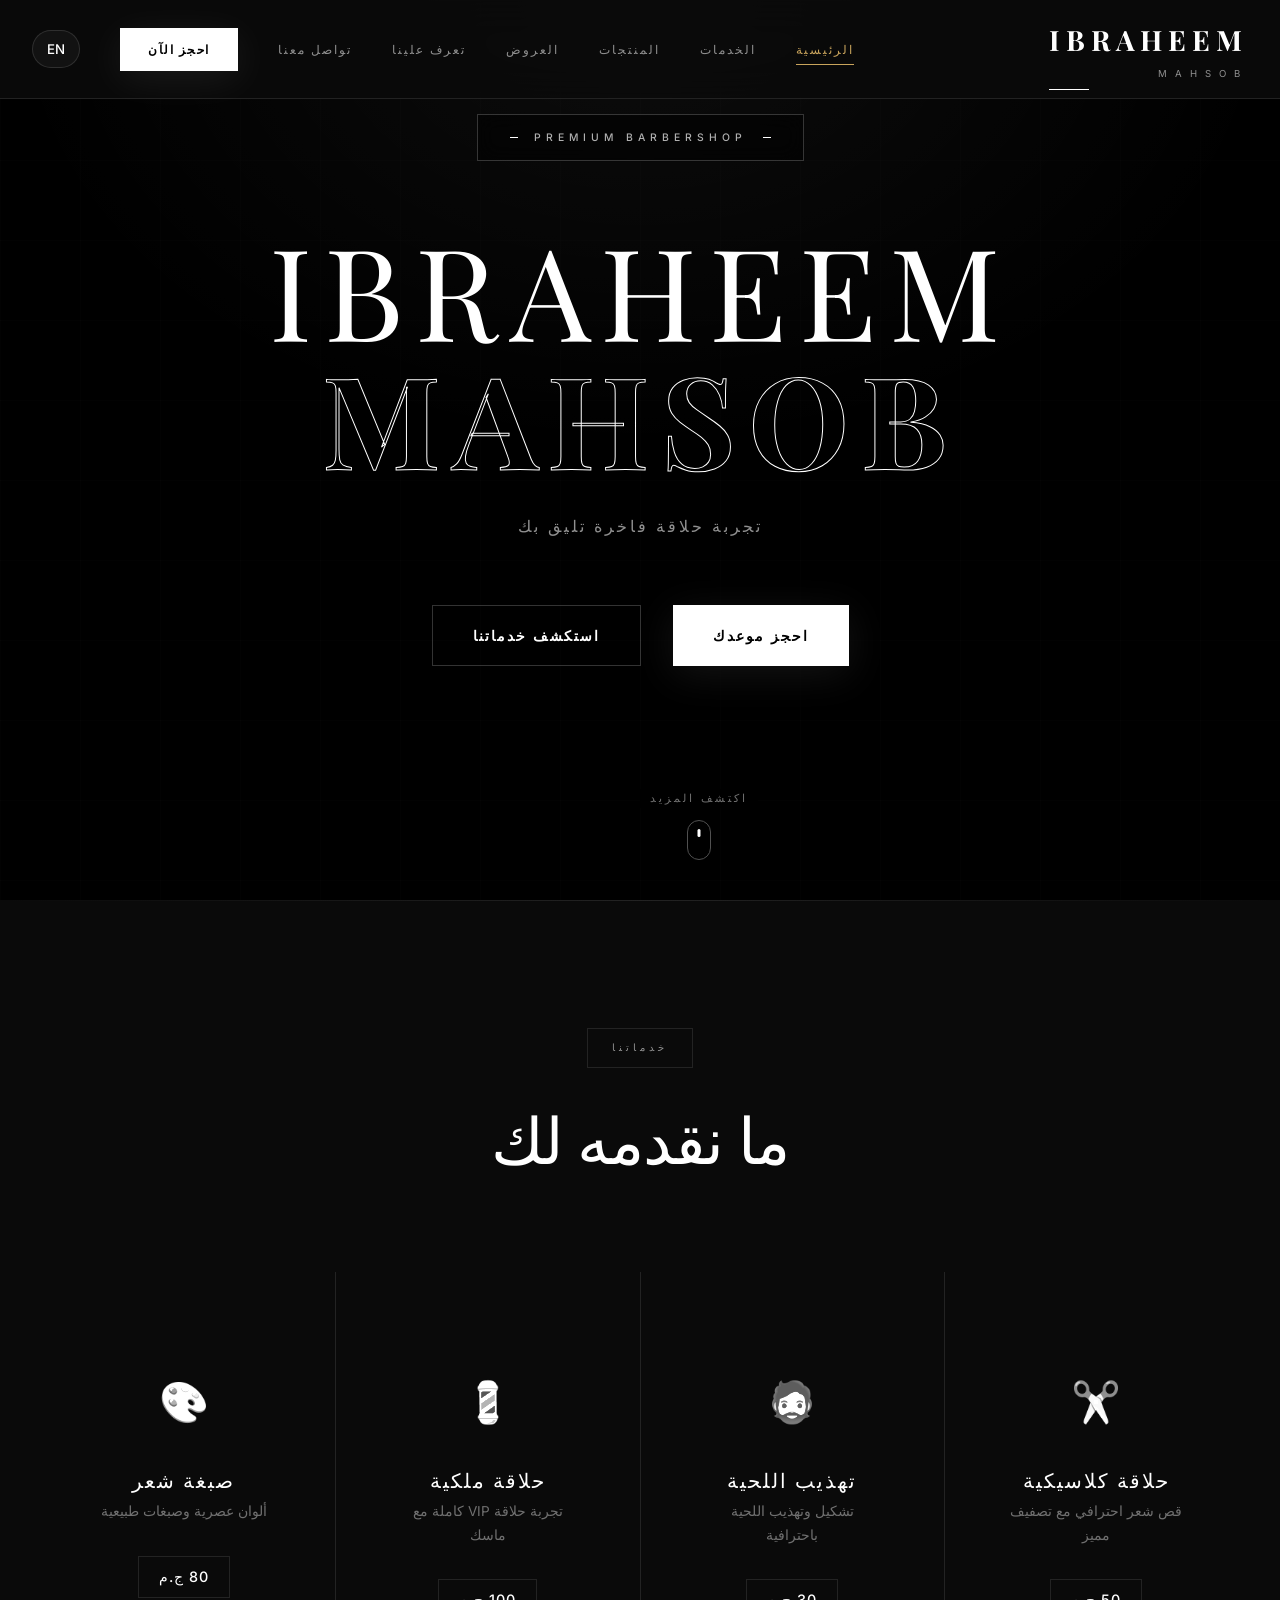
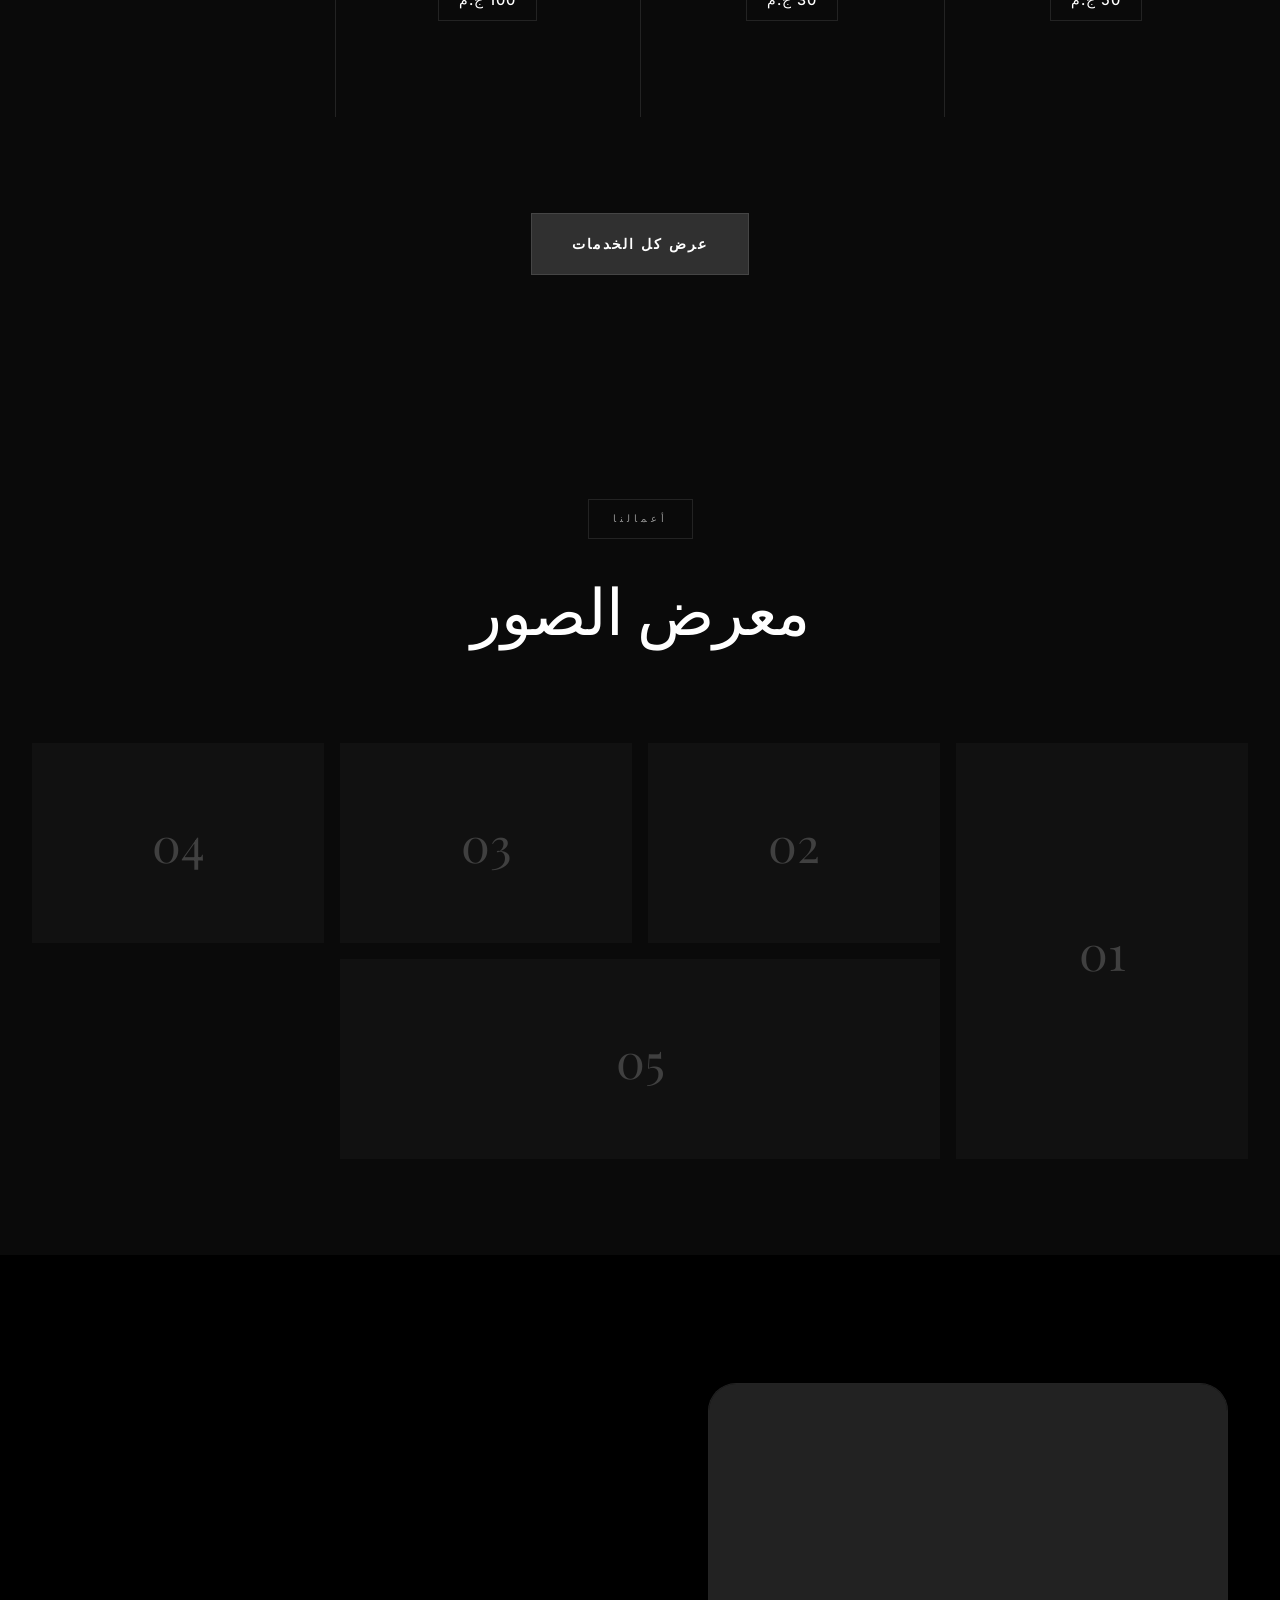
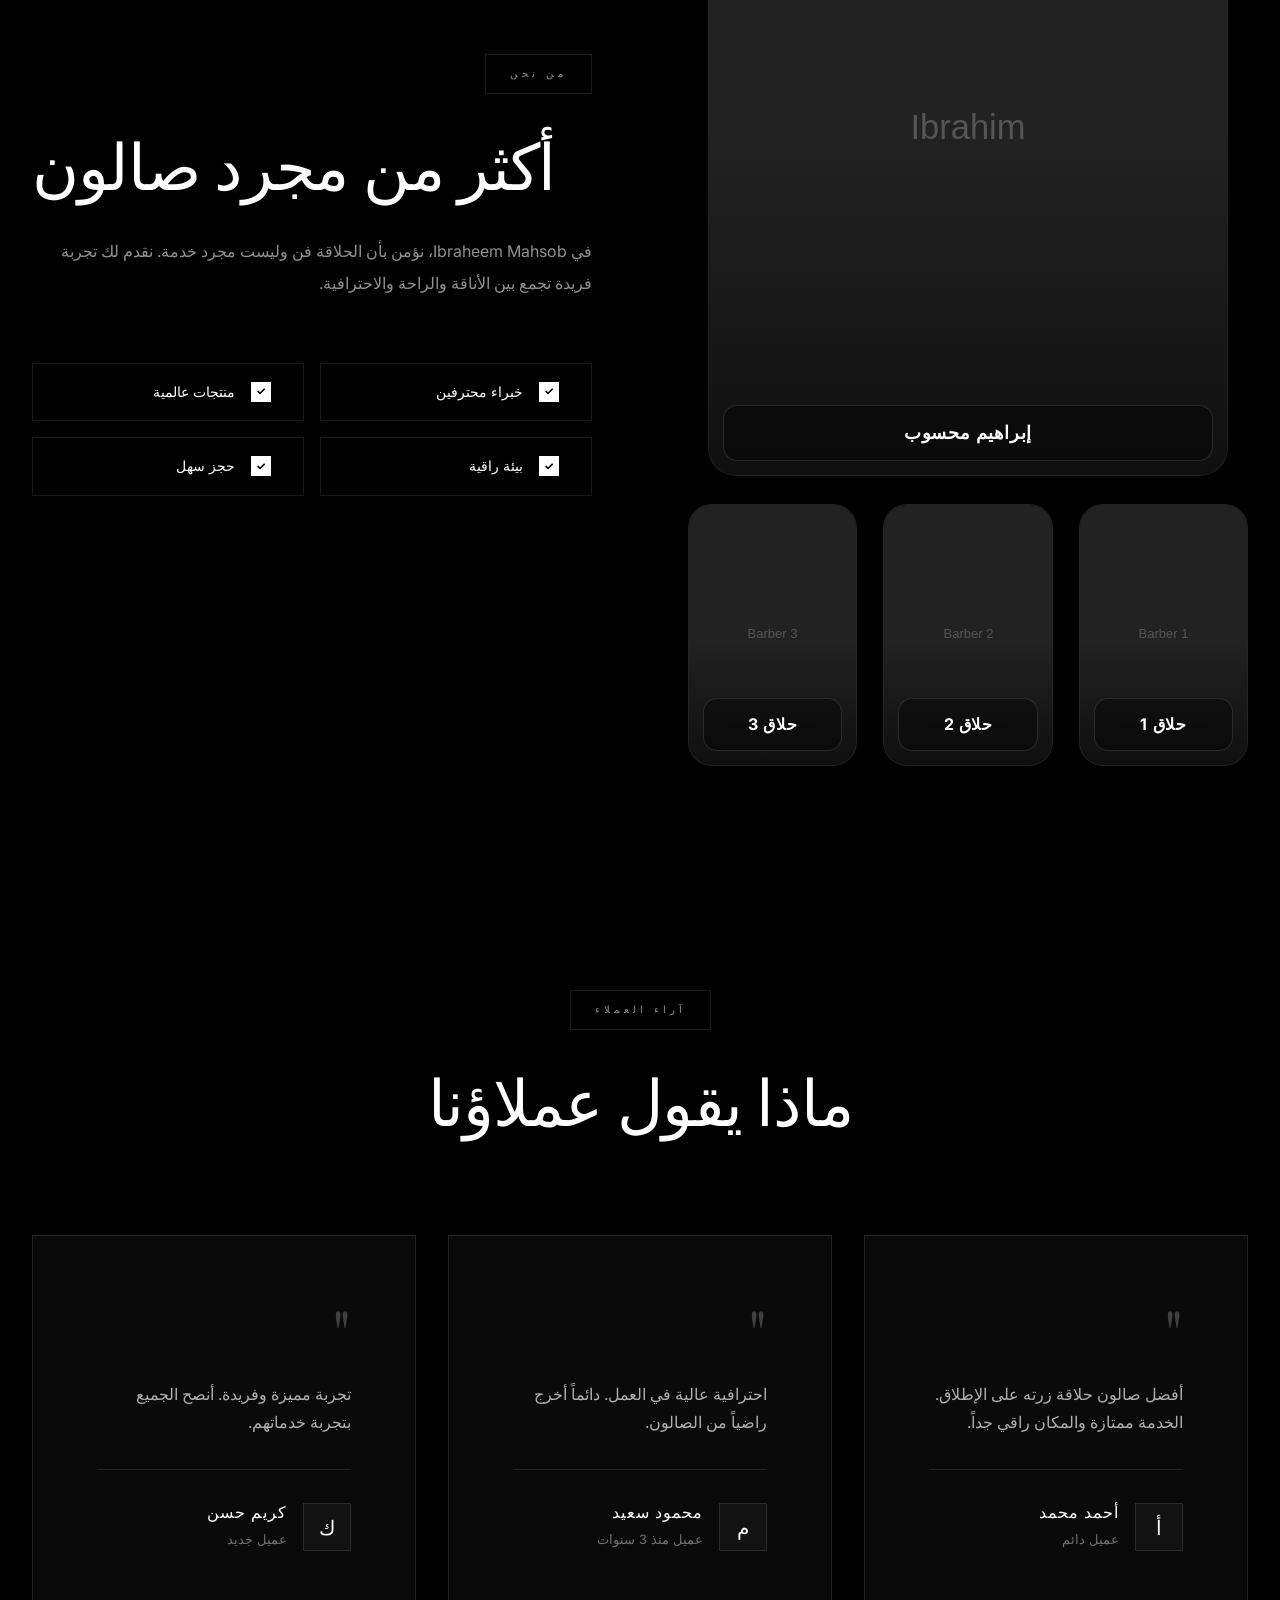
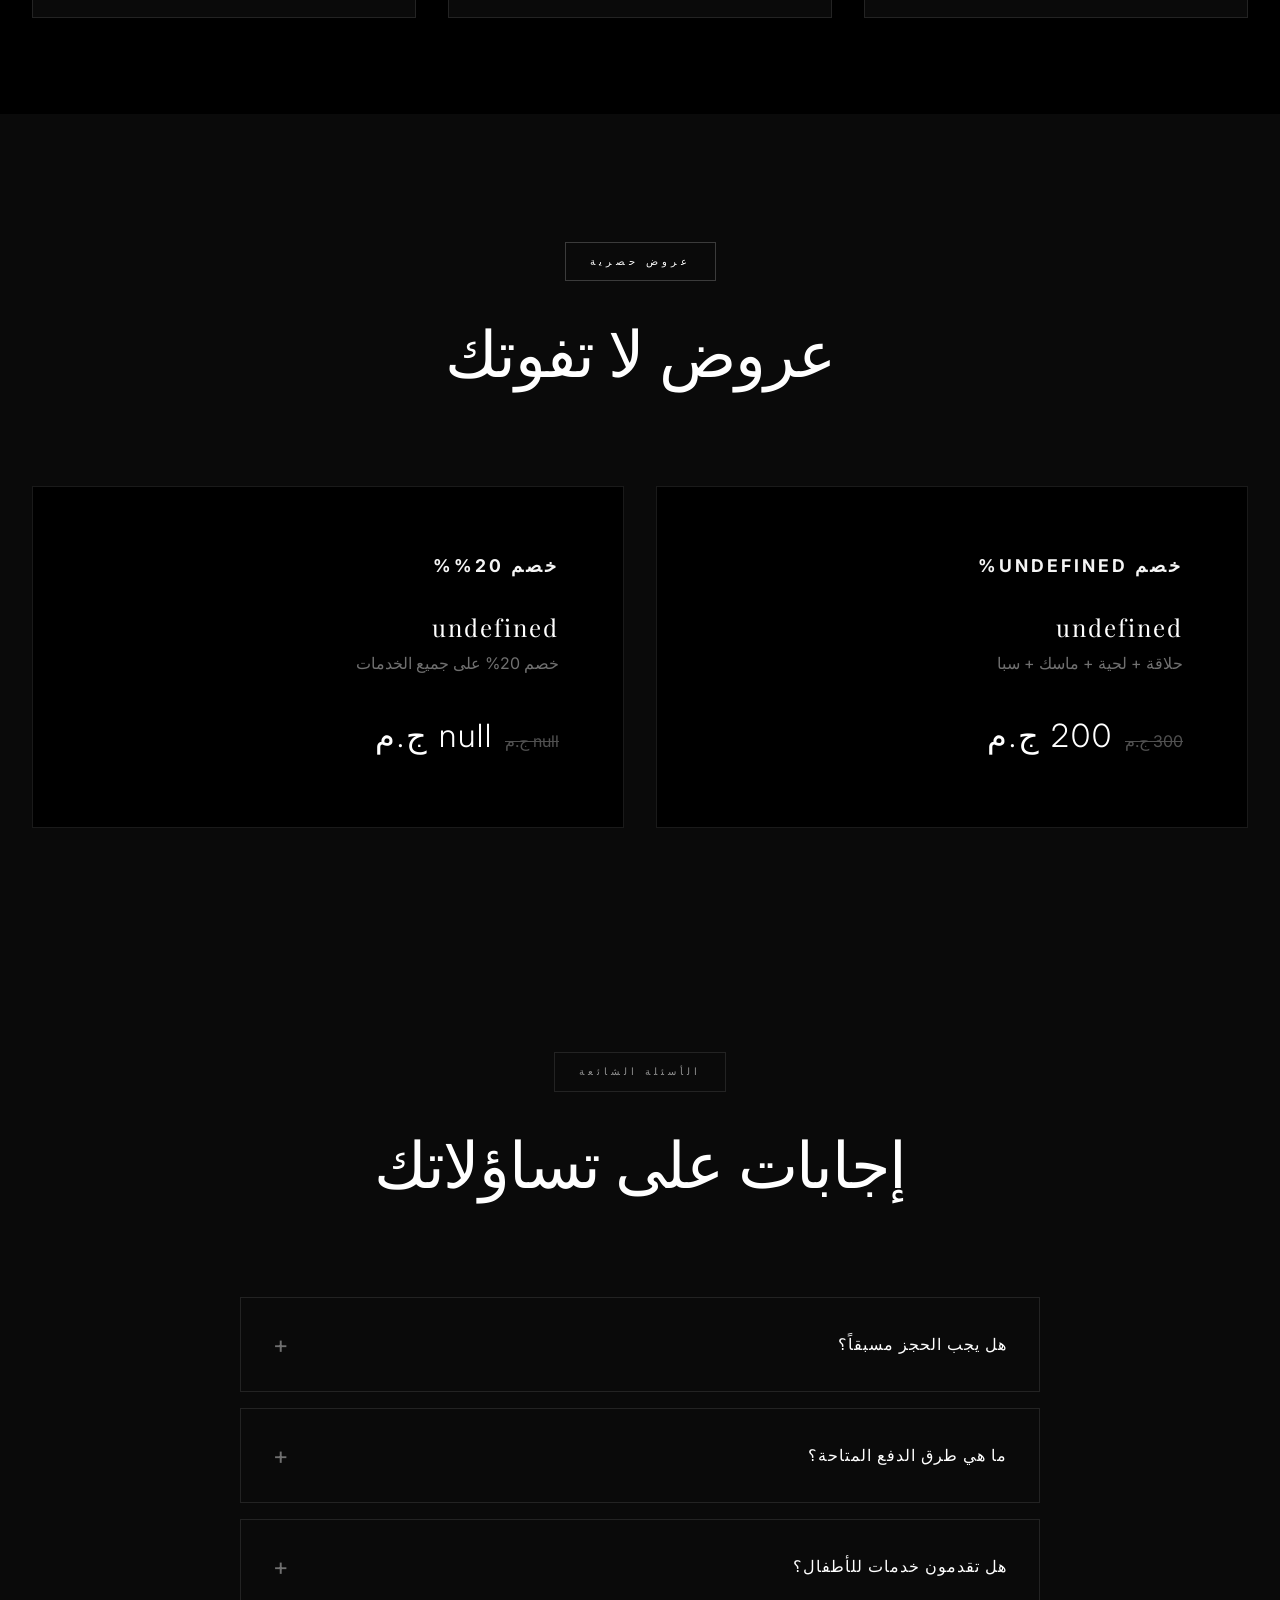
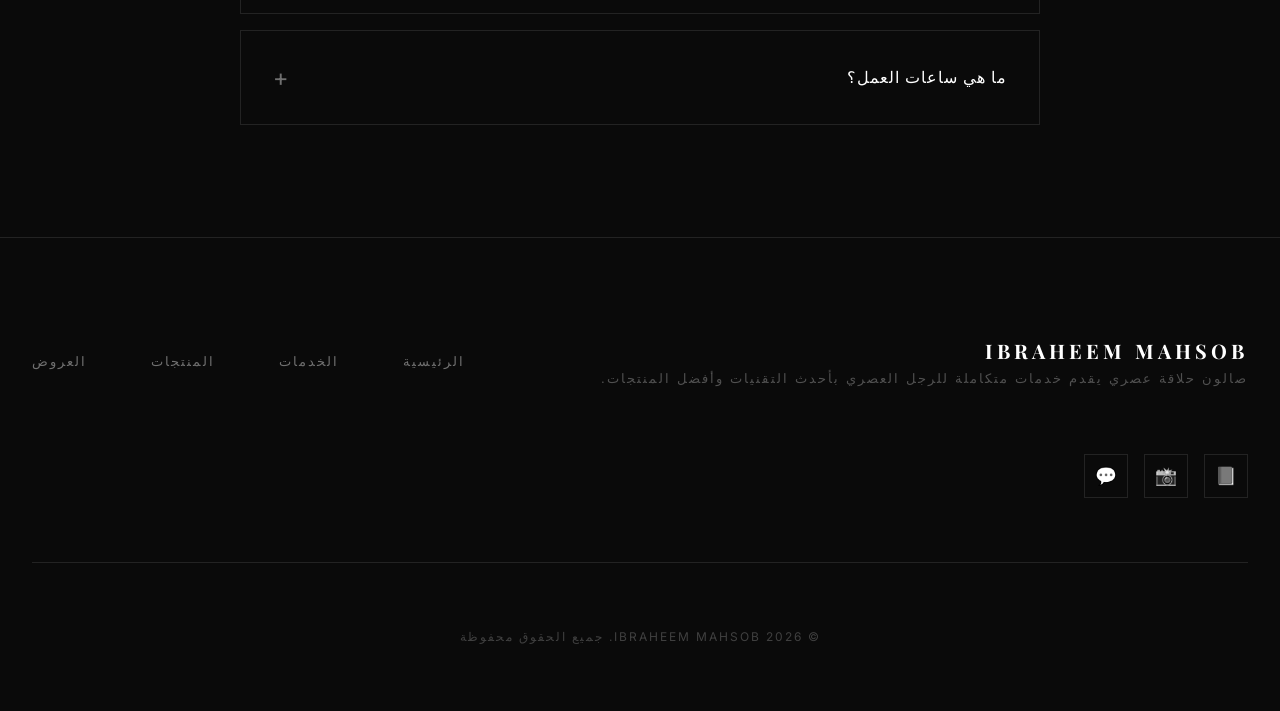
<file: index.html>
<!DOCTYPE html>
<html lang="ar" dir="rtl">

<head>
    <meta charset="UTF-8">
    <meta name="viewport" content="width=device-width, initial-scale=1.0">
    <title>Ibraheem Mahsob | صالون حلاقة بريميوم</title>
    <meta name="description" content="صالون Ibraheem Mahsob للحلاقة الرجالية - خدمات بريميوم وتجربة فاخرة">
    <link
        href="https://fonts.googleapis.com/css2?family=Playfair+Display:wght@400;500;600;700&family=Inter:wght@300;400;500;600&display=swap"
        rel="stylesheet">
    <link rel="stylesheet" href="css/style.css">
    <link rel="stylesheet" href="css/home.css">
    <link rel="stylesheet" href="css/additions.css">
</head>

<body>
    <!-- Loading Screen -->
    <!-- ID 'loadingScreen' used by inline JS window.load event. Do not remove. -->
    <div class="loading-screen" id="loadingScreen">
        <div class="loading-content">
            <div class="loading-logo">IBRAHEEM</div>
            <div class="loading-bar">
                <div class="loading-progress"></div>
            </div>
        </div>
    </div>

    <!-- Navigation -->
    <nav class="navbar">
        <div class="container">
            <a href="index.html" class="logo">
                <span class="logo-text">IBRAHEEM</span>
                <span class="logo-sub">MAHSOB</span>
            </a>
            <!-- NAV TOGGLE: Used by app.js (UI.toggleMobileMenu) - DO NOT RENAME ID -->
            <button class="nav-toggle" id="navToggle">
                <span></span>
                <span></span>
                <span></span>
            </button>
            <ul class="nav-menu" id="navMenu">
                <li><a href="index.html" class="active" data-i18n="nav.home">الرئيسية</a></li>
                <li><a href="services.html" data-i18n="nav.services">الخدمات</a></li>
                <li><a href="products.html" data-i18n="nav.products">المنتجات</a></li>
                <li><a href="offers.html" data-i18n="nav.offers">العروض</a></li>
                <li><a href="about.html" data-i18n="nav.about">تعرف علينا</a></li>
                <li><a href="contactus.html" data-i18n="nav.contact">تواصل معنا</a></li>
                <li><a href="booking.html" class="btn-nav" data-i18n="nav.booking">احجز الآن</a></li>
                <li>
                    <button class="lang-toggle" id="langToggle" type="button" aria-label="Toggle language">
                        <span id="langLabel">EN</span>
                    </button>
                </li>
            </ul>
        </div>
    </nav>

    <!-- Hero Section -->
    <section class="hero">
        <div class="hero-overlay"></div>
        <div class="hero-content">
            <span class="hero-badge">PREMIUM BARBERSHOP</span>
            <h1 class="hero-title">
                <span class="title-line">IBRAHEEM</span>
                <span class="title-line gold">MAHSOB</span>
            </h1>
            <p class="hero-subtitle" data-i18n="home.hero.subtitle">تجربة حلاقة فاخرة تليق بك</p>
            <div class="hero-buttons">
                <a href="booking.html" class="btn btn-primary" data-i18n="home.hero.bookVideo">احجز موعدك</a>
                <a href="services.html" class="btn btn-outline" data-i18n="home.hero.services">استكشف خدماتنا</a>
            </div>
        </div>
        <div class="hero-scroll">
            <span data-i18n="home.hero.discover">اكتشف المزيد</span>
            <div class="scroll-icon"></div>
        </div>
    </section>

    <!-- Services Preview -->
    <section class="section services-preview reveal-section">
        <div class="container">
            <div class="section-header">
                <span class="section-badge" data-i18n="home.section.services">خدماتنا</span>
                <h2 class="section-title" data-i18n="home.section.services.subtitle">ما نقدمه لك</h2>
            </div>
            <!-- GRID LAYOUT: Changing direct children count or order may break responsive wrap -->
            <!-- NOTE: This section is STATIC content. Does not use app.js injection. -->
            <div class="services-grid">
                <div class="service-card reveal-item">
                    <div class="service-icon">✂️</div>
                    <h3 data-i18n="home.services.classic">حلاقة كلاسيكية</h3>
                    <p data-i18n="home.services.classic.desc">قص شعر احترافي مع تصفيف مميز</p>
                    <span class="service-price">50 ج.م</span>
                </div>
                <div class="service-card reveal-item">
                    <div class="service-icon">🧔</div>
                    <h3 data-i18n="home.services.beard">تهذيب اللحية</h3>
                    <p data-i18n="home.services.beard.desc">تشكيل وتهذيب اللحية باحترافية</p>
                    <span class="service-price">30 ج.م</span>
                </div>
                <div class="service-card reveal-item">
                    <div class="service-icon">💈</div>
                    <h3 data-i18n="home.services.royal">حلاقة ملكية</h3>
                    <p data-i18n="home.services.royal.desc">تجربة حلاقة VIP كاملة مع ماسك</p>
                    <span class="service-price">100 ج.م</span>
                </div>
                <div class="service-card reveal-item">
                    <div class="service-icon">🎨</div>
                    <h3 data-i18n="home.services.color">صبغة شعر</h3>
                    <p data-i18n="home.services.color.desc">ألوان عصرية وصبغات طبيعية</p>
                    <span class="service-price">80 ج.م</span>
                </div>
            </div>
            <div class="section-footer">
                <a href="services.html" class="btn btn-secondary" data-i18n="home.services.viewAll">عرض كل الخدمات</a>
            </div>
        </div>
    </section>

    <!-- Gallery Section -->
    <section class="section gallery-section reveal-section">
        <div class="container">
            <div class="section-header">
                <span class="section-badge" data-i18n="home.section.gallery">أعمالنا</span>
                <h2 class="section-title" data-i18n="home.section.gallery.title">معرض الصور</h2>
            </div>
            <div class="gallery-grid">
                <div class="gallery-item large reveal-item">
                    <div class="gallery-placeholder">
                        <span>01</span>
                        <div class="gallery-overlay">
                            <span>حلاقة كلاسيكية</span>
                        </div>
                    </div>
                </div>
                <div class="gallery-item reveal-item">
                    <div class="gallery-placeholder">
                        <span>02</span>
                        <div class="gallery-overlay">
                            <span>تهذيب لحية</span>
                        </div>
                    </div>
                </div>
                <div class="gallery-item reveal-item">
                    <div class="gallery-placeholder">
                        <span>03</span>
                        <div class="gallery-overlay">
                            <span>صبغة عصرية</span>
                        </div>
                    </div>
                </div>
                <div class="gallery-item reveal-item">
                    <div class="gallery-placeholder">
                        <span>04</span>
                        <div class="gallery-overlay">
                            <span>تصفيف احترافي</span>
                        </div>
                    </div>
                </div>
                <div class="gallery-item wide reveal-item">
                    <div class="gallery-placeholder">
                        <span>05</span>
                        <div class="gallery-overlay">
                            <span>باقة العريس</span>
                        </div>
                    </div>
                </div>
            </div>
        </div>
    </section>

    <!-- About Section -->
    <section class="section about-section reveal-section">
        <div class="container">
            <div class="about-grid">
                <div class="about-image reveal-item">
                    <!-- STAFF CLUSTER (HOME) -->
                    <!-- PHOTO SPECS:
                         Recommended: 1200x1600 (3:4 portrait)
                         Minimum: 600x800
                         Crop behavior: object-fit: cover, object-position: center top
                    -->
                    <div class="staff-cluster">
                        <!-- Featured (Ibrahim) -->
                        <div class="staff-feature">
                            <img class="staff-card__img"
                                src="data:image/svg+xml,%3Csvg xmlns='http://www.w3.org/2000/svg' width='1200' height='1600' viewBox='0 0 1200 1600'%3E%3Crect width='100%25' height='100%25' fill='%23222'/%3E%3Ctext x='50%25' y='50%25' dominant-baseline='middle' text-anchor='middle' font-family='sans-serif' font-size='80' fill='%23555'%3EIbrahim%3C/text%3E%3C/svg%3E"
                                alt="Ibrahim Mahsob">
                            <div class="staff-card__name" data-i18n="home.staff.ibrahim">Ibrahim Mahsob</div>
                        </div>

                        <!-- 3 Barbers -->
                        <div class="staff-row">
                            <div class="staff-card">
                                <img class="staff-card__img"
                                    src="data:image/svg+xml,%3Csvg xmlns='http://www.w3.org/2000/svg' width='600' height='800' viewBox='0 0 600 800'%3E%3Crect width='100%25' height='100%25' fill='%23222'/%3E%3Ctext x='50%25' y='50%25' dominant-baseline='middle' text-anchor='middle' font-family='sans-serif' font-size='40' fill='%23555'%3EBarber 1%3C/text%3E%3C/svg%3E"
                                    alt="Barber 1">
                                <div class="staff-card__name" data-i18n="home.staff.b1">Barber 1</div>
                            </div>

                            <div class="staff-card">
                                <img class="staff-card__img"
                                    src="data:image/svg+xml,%3Csvg xmlns='http://www.w3.org/2000/svg' width='600' height='800' viewBox='0 0 600 800'%3E%3Crect width='100%25' height='100%25' fill='%23222'/%3E%3Ctext x='50%25' y='50%25' dominant-baseline='middle' text-anchor='middle' font-family='sans-serif' font-size='40' fill='%23555'%3EBarber 2%3C/text%3E%3C/svg%3E"
                                    alt="Barber 2">
                                <div class="staff-card__name" data-i18n="home.staff.b2">Barber 2</div>
                            </div>

                            <div class="staff-card">
                                <img class="staff-card__img"
                                    src="data:image/svg+xml,%3Csvg xmlns='http://www.w3.org/2000/svg' width='600' height='800' viewBox='0 0 600 800'%3E%3Crect width='100%25' height='100%25' fill='%23222'/%3E%3Ctext x='50%25' y='50%25' dominant-baseline='middle' text-anchor='middle' font-family='sans-serif' font-size='40' fill='%23555'%3EBarber 3%3C/text%3E%3C/svg%3E"
                                    alt="Barber 3">
                                <div class="staff-card__name" data-i18n="home.staff.b3">Barber 3</div>
                            </div>
                        </div>
                    </div>
                </div>
                <div class="about-content reveal-item">
                    <span class="section-badge" data-i18n="home.section.about">من نحن</span>
                    <h2 class="section-title" data-i18n="home.section.about.title">أكثر من مجرد صالون</h2>
                    <p class="about-text" data-i18n="home.about.text">
                        في Ibraheem Mahsob، نؤمن بأن الحلاقة فن وليست مجرد خدمة.
                        نقدم لك تجربة فريدة تجمع بين الأناقة والراحة والاحترافية.
                    </p>
                    <ul class="about-features">
                        <li><span class="check">✓</span> <span data-i18n="home.about.feature1">خبراء محترفين</span></li>
                        <li><span class="check">✓</span> <span data-i18n="home.about.feature2">منتجات عالمية</span></li>
                        <li><span class="check">✓</span> <span data-i18n="home.about.feature3">بيئة راقية</span></li>
                        <li><span class="check">✓</span> <span data-i18n="home.about.feature4">حجز سهل</span></li>
                    </ul>
                </div>
            </div>
        </div>
    </section>

    <!-- Testimonials Section -->
    <section class="section testimonials-section reveal-section">
        <div class="container">
            <div class="section-header">
                <span class="section-badge" data-i18n="home.section.reviews">آراء العملاء</span>
                <h2 class="section-title" data-i18n="home.section.reviews.title">ماذا يقول عملاؤنا</h2>
            </div>
            <div class="testimonials-grid">
                <div class="testimonial-card reveal-item">
                    <div class="testimonial-quote">"</div>
                    <p class="testimonial-text">أفضل صالون حلاقة زرته على الإطلاق. الخدمة ممتازة والمكان راقي جداً.</p>
                    <div class="testimonial-author">
                        <div class="author-avatar">أ</div>
                        <div class="author-info">
                            <h4>أحمد محمد</h4>
                            <span>عميل دائم</span>
                        </div>
                    </div>
                </div>
                <div class="testimonial-card reveal-item">
                    <div class="testimonial-quote">"</div>
                    <p class="testimonial-text">احترافية عالية في العمل. دائماً أخرج راضياً من الصالون.</p>
                    <div class="testimonial-author">
                        <div class="author-avatar">م</div>
                        <div class="author-info">
                            <h4>محمود سعيد</h4>
                            <span>عميل منذ 3 سنوات</span>
                        </div>
                    </div>
                </div>
                <div class="testimonial-card reveal-item">
                    <div class="testimonial-quote">"</div>
                    <p class="testimonial-text">تجربة مميزة وفريدة. أنصح الجميع بتجربة خدماتهم.</p>
                    <div class="testimonial-author">
                        <div class="author-avatar">ك</div>
                        <div class="author-info">
                            <h4>كريم حسن</h4>
                            <span>عميل جديد</span>
                        </div>
                    </div>
                </div>
            </div>
        </div>
    </section>

    <!-- Offers Section -->
    <section class="section offers-section reveal-section">
        <div class="container">
            <div class="section-header">
                <span class="section-badge gold-badge" data-i18n="home.section.offers">عروض حصرية</span>
                <h2 class="section-title" data-i18n="home.section.offers.title">عروض لا تفوتك</h2>
            </div>
            <div class="offers-slider" id="offersSlider">
                <!-- CONTENT MANAGED BY JS (app.js + inline script below) - DO NOT EDIT MANUALLY -->
                <!-- Offers will be loaded dynamically -->
            </div>
        </div>
    </section>

    <!-- FAQ Section -->
    <section class="section faq-section reveal-section">
        <div class="container">
            <div class="section-header">
                <span class="section-badge" data-i18n="home.section.faq">الأسئلة الشائعة</span>
                <h2 class="section-title" data-i18n="home.section.faq.title">إجابات على تساؤلاتك</h2>
            </div>
            <!-- FAQ CONTAINER: Classes 'faq-item' and 'active' are toggled by JS. Do not rename. -->
            <div class="faq-grid">
                <div class="faq-item reveal-item">
                    <button class="faq-question" onclick="toggleFaq(this)">
                        <span data-i18n="home.faq.q1">هل يجب الحجز مسبقاً؟</span>
                        <span class="faq-icon">+</span>
                    </button>
                    <div class="faq-answer">
                        <p data-i18n="home.faq.a1">يُفضل الحجز المسبق لضمان الحصول على موعد مناسب، لكننا نستقبل العملاء
                            بدون حجز حسب التوفر.</p>
                    </div>
                </div>
                <div class="faq-item reveal-item">
                    <button class="faq-question" onclick="toggleFaq(this)">
                        <span data-i18n="home.faq.q2">ما هي طرق الدفع المتاحة؟</span>
                        <span class="faq-icon">+</span>
                    </button>
                    <div class="faq-answer">
                        <p data-i18n="home.faq.a2">نقبل الدفع نقداً وبالبطاقات الائتمانية وكذلك المحافظ الإلكترونية.</p>
                    </div>
                </div>
                <div class="faq-item reveal-item">
                    <button class="faq-question" onclick="toggleFaq(this)">
                        <span data-i18n="home.faq.q3">هل تقدمون خدمات للأطفال؟</span>
                        <span class="faq-icon">+</span>
                    </button>
                    <div class="faq-answer">
                        <p data-i18n="home.faq.a3">نعم، نقدم خدمات قص الشعر للأطفال بأسعار مخفضة وبأجواء مريحة لهم.</p>
                    </div>
                </div>
                <div class="faq-item reveal-item">
                    <button class="faq-question" onclick="toggleFaq(this)">
                        <span data-i18n="home.faq.q4">ما هي ساعات العمل؟</span>
                        <span class="faq-icon">+</span>
                    </button>
                    <div class="faq-answer">
                        <p data-i18n="home.faq.a4">نعمل يومياً من الساعة 10 صباحاً حتى 10 مساءً.</p>
                    </div>
                </div>
            </div>
        </div>
    </section>



    <!-- Footer -->
    <footer class="footer">
        <div class="container">
            <div class="footer-content">
                <div class="footer-brand">
                    <span class="logo-text">IBRAHEEM MAHSOB</span>
                    <p data-i18n="footer.desc">صالون حلاقة بريميوم</p>
                </div>
                <div class="footer-links">
                    <h3 data-i18n="footer.quickLinks" style="color:var(--white); margin-bottom:15px; display:none;">
                        روابط سريعة</h3>
                    <a href="index.html" data-i18n="nav.home">الرئيسية</a>
                    <a href="services.html" data-i18n="nav.services">الخدمات</a>
                    <a href="products.html" data-i18n="nav.products">المنتجات</a>
                    <a href="offers.html" data-i18n="nav.offers">العروض</a>
                </div>
                <div class="footer-social">
                    <a href="#" class="social-link">📘</a>
                    <a href="#" class="social-link">📸</a>
                    <a href="#" class="social-link">💬</a>
                </div>
            </div>
            <div class="footer-bottom">
                <p data-i18n="footer.rights">© 2026 Ibraheem Mahsob. جميع الحقوق محفوظة</p>
            </div>
        </div>
    </footer>

    <!-- Admin Link (Hidden) -->
    <!-- Admin access: /admin/index.html -->

    <!-- CRITICAL DEPENDENCY ORDER: START - app.js must trigger before inline scripts -->
    <script src="js/app.js"></script>
    <script src="js/i18n.js"></script>
    <script>
        // Loading screen
        window.addEventListener('load', () => {
            setTimeout(() => {
                document.getElementById('loadingScreen').classList.add('hidden');
            }, 1500);
        });

        // Scroll reveal
        function initScrollReveal() {
            // CLASSES 'reveal-item' and 'reveal-section' are vital for animation logic.
            const revealItems = document.querySelectorAll('.reveal-item, .reveal-section');

            const observer = new IntersectionObserver((entries) => {
                entries.forEach(entry => {
                    if (entry.isIntersecting) {
                        entry.target.classList.add('revealed');
                    }
                });
            }, {
                threshold: 0.1,
                rootMargin: '0px 0px -50px 0px'
            });

            revealItems.forEach(item => observer.observe(item));
        }

        // FAQ toggle
        function toggleFaq(element) {
            const faqItem = element.parentElement;
            const isActive = faqItem.classList.contains('active');

            // Close all
            document.querySelectorAll('.faq-item').forEach(item => {
                item.classList.remove('active');
            });

            // Open clicked if not already active
            if (!isActive) {
                faqItem.classList.add('active');
            }
        }

        // Initialize
        document.addEventListener('DOMContentLoaded', () => {
            initScrollReveal();

            // Load offers
            const offers = DataStore.getOffers();
            const offersSlider = document.getElementById('offersSlider');
            if (offersSlider && offers.length > 0) {
                offersSlider.innerHTML = offers.map(offer => `
                    <div class="offer-card">
                        <span class="offer-badge">خصم ${offer.discount}%</span>
                        <h3>${offer.name}</h3>
                        <p>${offer.description}</p>
                        <div class="offer-price">
                            <span class="old-price">${offer.oldPrice} ج.م</span>
                            <span class="new-price">${offer.newPrice} ج.م</span>
                        </div>
                    </div>
                `).join('');
            }
        });
    </script>
    <!-- CRITICAL DEPENDENCY ORDER: END -->
</body>

</html>
</file>
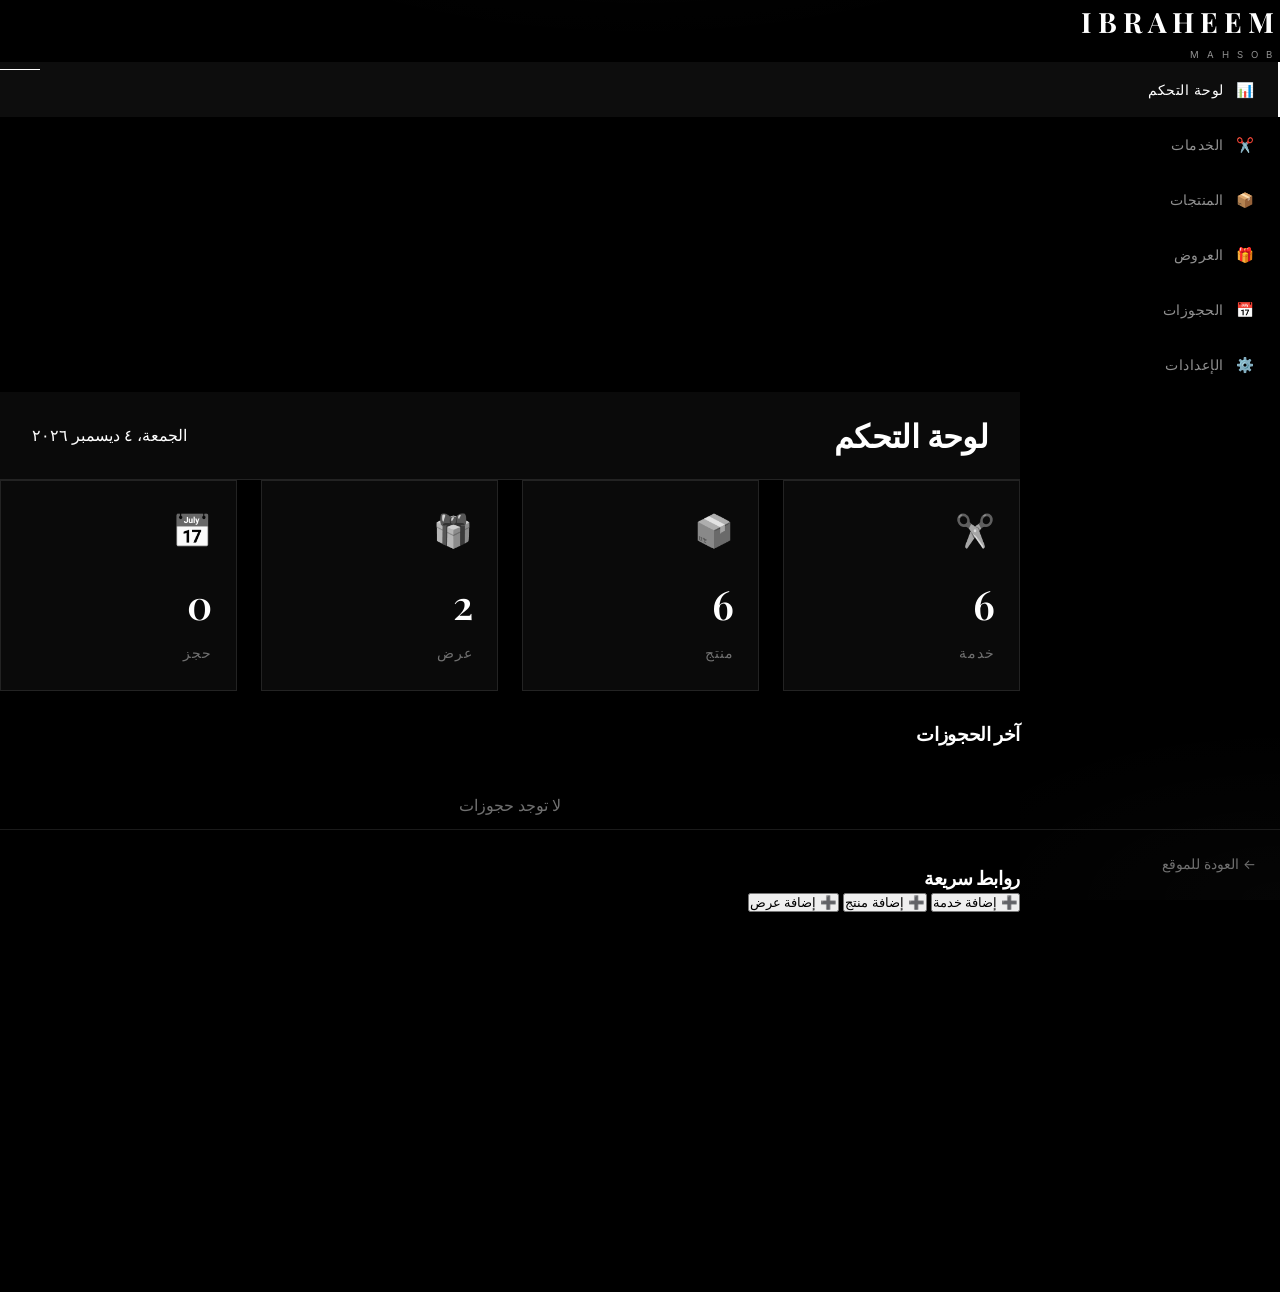
<file: admin/index.html>
<!DOCTYPE html>
<html lang="ar" dir="rtl">

<head>
    <meta charset="UTF-8">
    <meta name="viewport" content="width=device-width, initial-scale=1.0">
    <title>لوحة التحكم | Ibraheem Mahsob</title>
    <link
        href="https://fonts.googleapis.com/css2?family=Playfair+Display:wght@400;500;600;700&family=Inter:wght@300;400;500;600&display=swap"
        rel="stylesheet">
    <link rel="stylesheet" href="../css/style.css">
    <link rel="stylesheet" href="admin.css">
</head>

<body class="admin-body">
    <!-- Sidebar -->
    <aside class="sidebar">
        <div class="sidebar-header">
            <a href="../index.html" class="logo">
                <span class="logo-text">IBRAHEEM</span>
                <span class="logo-sub">MAHSOB</span>
            </a>
        </div>
        <nav class="sidebar-nav">
            <a href="#dashboard" class="nav-item active" data-section="dashboard">
                <span class="nav-icon">📊</span>
                <span>لوحة التحكم</span>
            </a>
            <a href="#services" class="nav-item" data-section="services">
                <span class="nav-icon">✂️</span>
                <span>الخدمات</span>
            </a>
            <a href="#products" class="nav-item" data-section="products">
                <span class="nav-icon">📦</span>
                <span>المنتجات</span>
            </a>
            <a href="#offers" class="nav-item" data-section="offers">
                <span class="nav-icon">🎁</span>
                <span>العروض</span>
            </a>
            <a href="#bookings" class="nav-item" data-section="bookings">
                <span class="nav-icon">📅</span>
                <span>الحجوزات</span>
            </a>
            <a href="#settings" class="nav-item" data-section="settings">
                <span class="nav-icon">⚙️</span>
                <span>الإعدادات</span>
            </a>
        </nav>
        <div class="sidebar-footer">
            <a href="../index.html" class="back-link">← العودة للموقع</a>
        </div>
    </aside>

    <!-- Main Content -->
    <main class="admin-main">
        <!-- Header -->
        <header class="admin-header">
            <div class="header-title">
                <h1 id="pageTitle">لوحة التحكم</h1>
            </div>
            <div class="header-actions">
                <span class="current-date" id="currentDate"></span>
            </div>
        </header>

        <!-- Dashboard Section -->
        <section class="admin-section active" id="section-dashboard">
            <div class="stats-grid">
                <div class="stat-card">
                    <div class="stat-icon">✂️</div>
                    <div class="stat-info">
                        <span class="stat-number" id="totalServices">0</span>
                        <span class="stat-label">خدمة</span>
                    </div>
                </div>
                <div class="stat-card">
                    <div class="stat-icon">📦</div>
                    <div class="stat-info">
                        <span class="stat-number" id="totalProducts">0</span>
                        <span class="stat-label">منتج</span>
                    </div>
                </div>
                <div class="stat-card">
                    <div class="stat-icon">🎁</div>
                    <div class="stat-info">
                        <span class="stat-number" id="totalOffers">0</span>
                        <span class="stat-label">عرض</span>
                    </div>
                </div>
                <div class="stat-card">
                    <div class="stat-icon">📅</div>
                    <div class="stat-info">
                        <span class="stat-number" id="totalBookings">0</span>
                        <span class="stat-label">حجز</span>
                    </div>
                </div>
            </div>

            <div class="dashboard-grid">
                <div class="dashboard-card">
                    <h3>آخر الحجوزات</h3>
                    <div class="recent-bookings" id="recentBookings">
                        <!-- CONTENT MANAGED BY admin.js (loadDashboard) -->
                        <p class="empty-state">لا توجد حجوزات</p>
                    </div>
                </div>
                <div class="dashboard-card">
                    <h3>روابط سريعة</h3>
                    <div class="quick-links">
                        <button class="quick-link" onclick="switchSection('services')">
                            <span>➕</span> إضافة خدمة
                        </button>
                        <button class="quick-link" onclick="switchSection('products')">
                            <span>➕</span> إضافة منتج
                        </button>
                        <button class="quick-link" onclick="switchSection('offers')">
                            <span>➕</span> إضافة عرض
                        </button>
                    </div>
                </div>
            </div>
        </section>

        <!-- Services Section -->
        <section class="admin-section" id="section-services">
            <div class="section-actions">
                <button class="btn btn-primary" onclick="openModal('serviceModal')">➕ إضافة خدمة</button>
            </div>
            <div class="data-table-wrapper">
                <table class="data-table">
                    <thead>
                        <tr>
                            <th>الأيقونة</th>
                            <th>الاسم</th>
                            <th>الوصف</th>
                            <th>السعر</th>
                            <th>الإجراءات</th>
                        </tr>
                    </thead>
                    <!-- CONTENT MANAGED BY admin.js (loadServices) - DO NOT EDIT MANUALLY -->
                    <tbody id="servicesTable"></tbody>
                </table>
            </div>
        </section>

        <!-- Products Section -->
        <section class="admin-section" id="section-products">
            <div class="section-actions">
                <button class="btn btn-primary" onclick="openModal('productModal')">➕ إضافة منتج</button>
            </div>
            <div class="data-table-wrapper">
                <table class="data-table">
                    <thead>
                        <tr>
                            <th>الاسم</th>
                            <th>الوصف</th>
                            <th>السعر</th>
                            <th>الإجراءات</th>
                        </tr>
                    </thead>
                    <!-- CONTENT MANAGED BY admin.js (loadProducts) - DO NOT EDIT MANUALLY -->
                    <tbody id="productsTable"></tbody>
                </table>
            </div>
        </section>

        <!-- Offers Section -->
        <section class="admin-section" id="section-offers">
            <div class="section-actions">
                <button class="btn btn-primary" onclick="openModal('offerModal')">➕ إضافة عرض</button>
            </div>
            <div class="data-table-wrapper">
                <table class="data-table">
                    <thead>
                        <tr>
                            <th>العنوان</th>
                            <th>الوصف</th>
                            <th>السعر القديم</th>
                            <th>السعر الجديد</th>
                            <th>الإجراءات</th>
                        </tr>
                    </thead>
                    <!-- CONTENT MANAGED BY admin.js (loadOffers) - DO NOT EDIT MANUALLY -->
                    <tbody id="offersTable"></tbody>
                </table>
            </div>
        </section>

        <!-- Bookings Section -->
        <section class="admin-section" id="section-bookings">
            <div class="data-table-wrapper">
                <table class="data-table">
                    <thead>
                        <tr>
                            <th>الاسم</th>
                            <th>الهاتف</th>
                            <th>الخدمة</th>
                            <th>التاريخ</th>
                            <th>الوقت</th>
                            <th>الحالة</th>
                            <th>الإجراءات</th>
                        </tr>
                    </thead>
                    <!-- CONTENT MANAGED BY admin.js (loadBookings) - DO NOT EDIT MANUALLY -->
                    <tbody id="bookingsTable"></tbody>
                </table>
            </div>
        </section>

        <!-- Settings Section -->
        <section class="admin-section" id="section-settings">
            <div class="settings-form">
                <h3>معلومات التواصل</h3>
                <!-- SETTINGS FORM: Handled by admin.js event listener -->
                <form id="settingsForm">
                    <div class="form-group">
                        <label>رقم الهاتف</label>
                        <input type="tel" id="settingPhone" placeholder="01xxxxxxxxx">
                    </div>
                    <div class="form-group">
                        <label>العنوان</label>
                        <input type="text" id="settingAddress" placeholder="عنوان الصالون">
                    </div>
                    <div class="form-group">
                        <label>ساعات العمل</label>
                        <input type="text" id="settingHours" placeholder="مثال: 10 صباحاً - 10 مساءً">
                    </div>
                    <button type="submit" class="btn btn-primary">حفظ التغييرات</button>
                </form>
            </div>
        </section>
    </main>

    <!-- Service Modal -->
    <div class="modal" id="serviceModal">
        <div class="modal-content">
            <div class="modal-header">
                <h2 id="serviceModalTitle">إضافة خدمة</h2>
                <button class="modal-close" onclick="closeModal('serviceModal')">×</button>
            </div>
            <form id="serviceForm">
                <input type="hidden" id="serviceId">
                <div class="form-group">
                    <label>اسم الخدمة</label>
                    <input type="text" id="serviceName" required placeholder="مثال: حلاقة كلاسيكية">
                </div>
                <div class="form-group">
                    <label>الوصف</label>
                    <textarea id="serviceDescription" required placeholder="وصف مختصر للخدمة"></textarea>
                </div>
                <div class="form-row">
                    <div class="form-group">
                        <label>السعر (ج.م)</label>
                        <input type="number" id="servicePrice" required min="0" placeholder="50">
                    </div>
                    <div class="form-group">
                        <label>الأيقونة</label>
                        <select id="serviceIcon">
                            <option value="✂️">✂️ مقص</option>
                            <option value="🧔">🧔 لحية</option>
                            <option value="💈">💈 حلاقة</option>
                            <option value="🎨">🎨 صبغة</option>
                            <option value="👦">👦 أطفال</option>
                            <option value="🧴">🧴 عناية</option>
                            <option value="💆">💆 سبا</option>
                        </select>
                    </div>
                </div>
                <div class="form-actions">
                    <button type="button" class="btn btn-outline" onclick="closeModal('serviceModal')">إلغاء</button>
                    <button type="submit" class="btn btn-primary">حفظ</button>
                </div>
            </form>
        </div>
    </div>

    <!-- Product Modal -->
    <div class="modal" id="productModal">
        <div class="modal-content">
            <div class="modal-header">
                <h2 id="productModalTitle">إضافة منتج</h2>
                <button class="modal-close" onclick="closeModal('productModal')">×</button>
            </div>
            <form id="productForm">
                <input type="hidden" id="productId">
                <div class="form-group">
                    <label>اسم المنتج</label>
                    <input type="text" id="productName" required placeholder="مثال: شامبو بريميوم">
                </div>
                <div class="form-group">
                    <label>الوصف</label>
                    <textarea id="productDescription" required placeholder="وصف المنتج"></textarea>
                </div>
                <div class="form-group">
                    <label>السعر (ج.م)</label>
                    <input type="number" id="productPrice" required min="0" placeholder="100">
                </div>
                <div class="form-actions">
                    <button type="button" class="btn btn-outline" onclick="closeModal('productModal')">إلغاء</button>
                    <button type="submit" class="btn btn-primary">حفظ</button>
                </div>
            </form>
        </div>
    </div>

    <!-- Offer Modal -->
    <div class="modal" id="offerModal">
        <div class="modal-content">
            <div class="modal-header">
                <h2 id="offerModalTitle">إضافة عرض</h2>
                <button class="modal-close" onclick="closeModal('offerModal')">×</button>
            </div>
            <form id="offerForm">
                <input type="hidden" id="offerId">
                <div class="form-group">
                    <label>عنوان العرض</label>
                    <input type="text" id="offerTitle" required placeholder="مثال: باقة العريس">
                </div>
                <div class="form-group">
                    <label>الوصف</label>
                    <textarea id="offerDescriptionInput" required placeholder="تفاصيل العرض"></textarea>
                </div>
                <div class="form-row">
                    <div class="form-group">
                        <label>السعر القديم (ج.م)</label>
                        <input type="number" id="offerOldPrice" min="0" placeholder="300">
                    </div>
                    <div class="form-group">
                        <label>السعر الجديد (ج.م)</label>
                        <input type="number" id="offerNewPrice" min="0" placeholder="200">
                    </div>
                </div>
                <div class="form-group">
                    <label>الشارة</label>
                    <input type="text" id="offerBadge" placeholder="مثال: الأكثر طلباً">
                </div>
                <div class="form-actions">
                    <button type="button" class="btn btn-outline" onclick="closeModal('offerModal')">إلغاء</button>
                    <button type="submit" class="btn btn-primary">حفظ</button>
                </div>
            </form>
        </div>
    </div>

    <!-- Delete Confirmation Modal -->
    <div class="modal" id="deleteModal">
        <div class="modal-content modal-small">
            <div class="modal-header">
                <h2>تأكيد الحذف</h2>
                <button class="modal-close" onclick="closeModal('deleteModal')">×</button>
            </div>
            <p>هل أنت متأكد من حذف هذا العنصر؟</p>
            <div class="form-actions">
                <button class="btn btn-outline" onclick="closeModal('deleteModal')">إلغاء</button>
                <button class="btn btn-danger" id="confirmDeleteBtn">حذف</button>
            </div>
        </div>
    </div>

    <!-- CRITICAL DEPENDENCY ORDER: START - Admin relies on main app.js DataStore -->
    <script src="../js/app.js"></script>
    <script src="admin.js"></script>
    <!-- CRITICAL DEPENDENCY ORDER: END -->
</body>

</html>
</file>
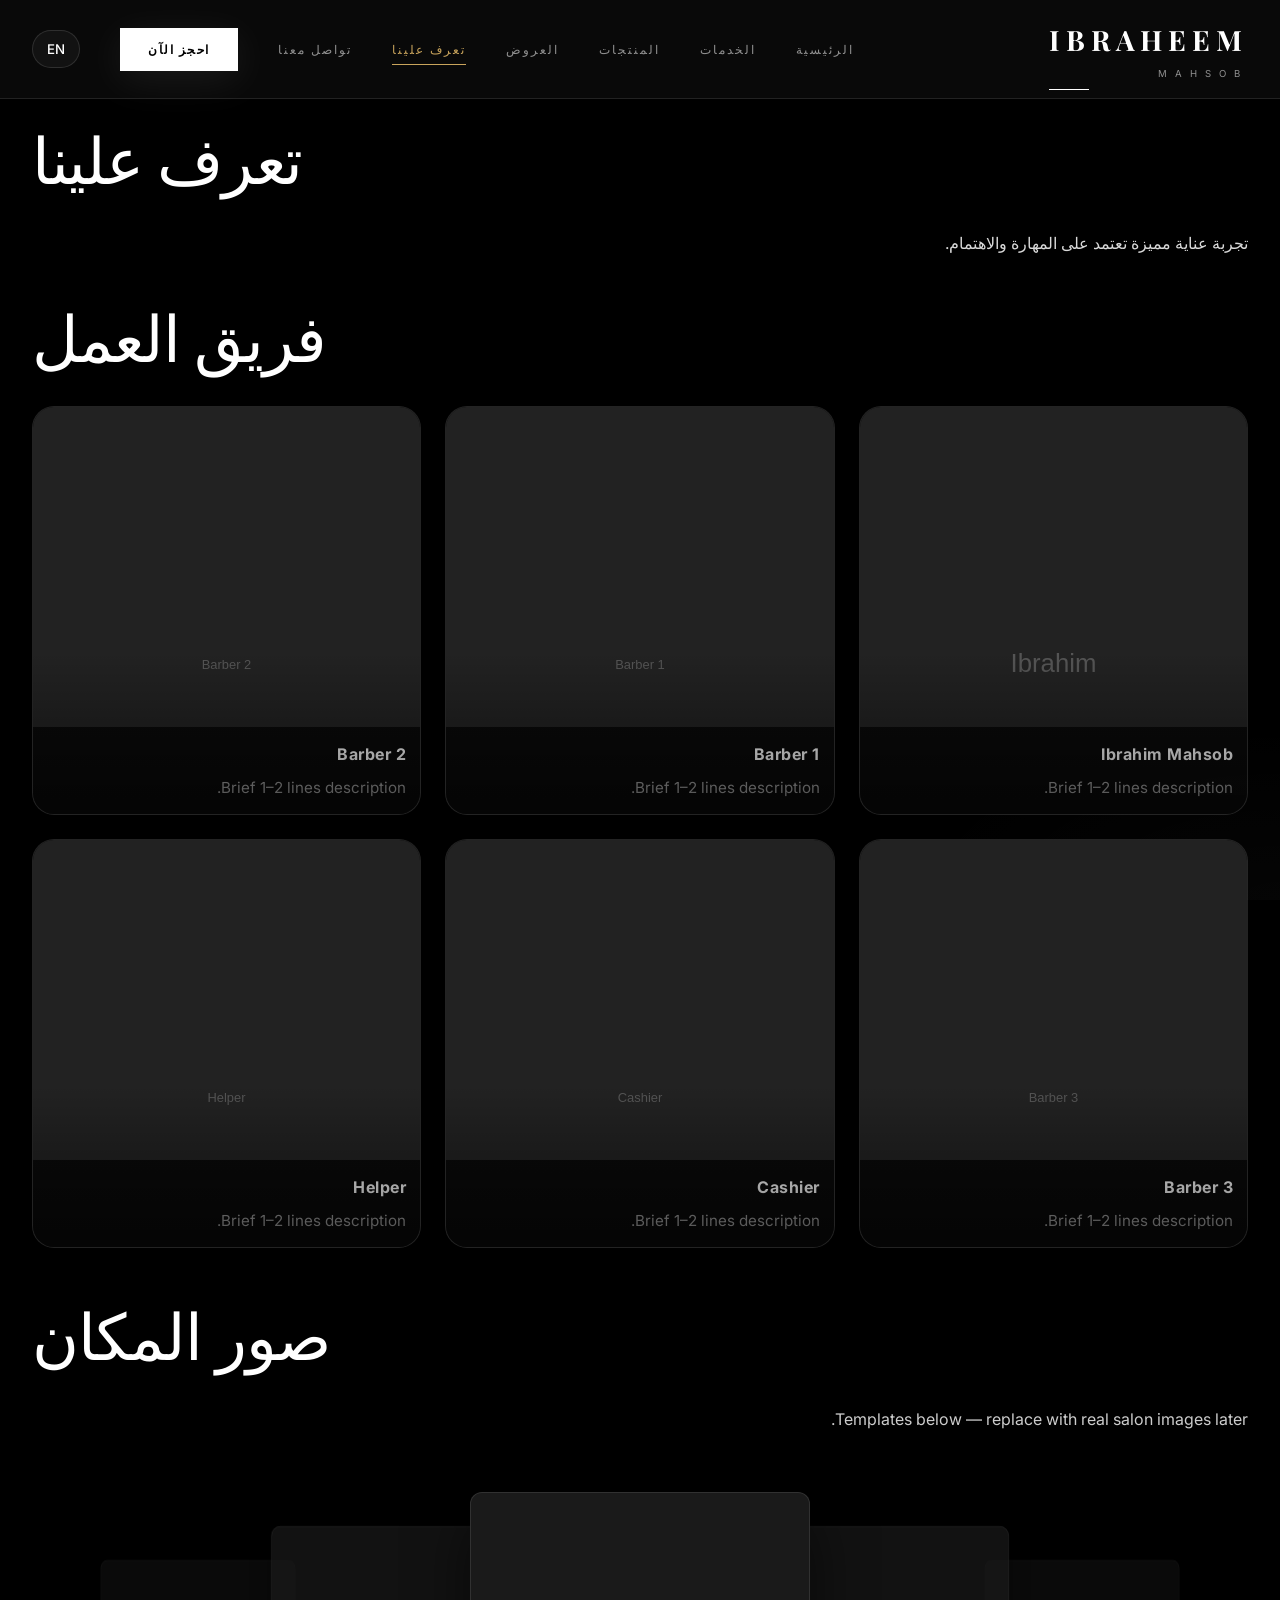
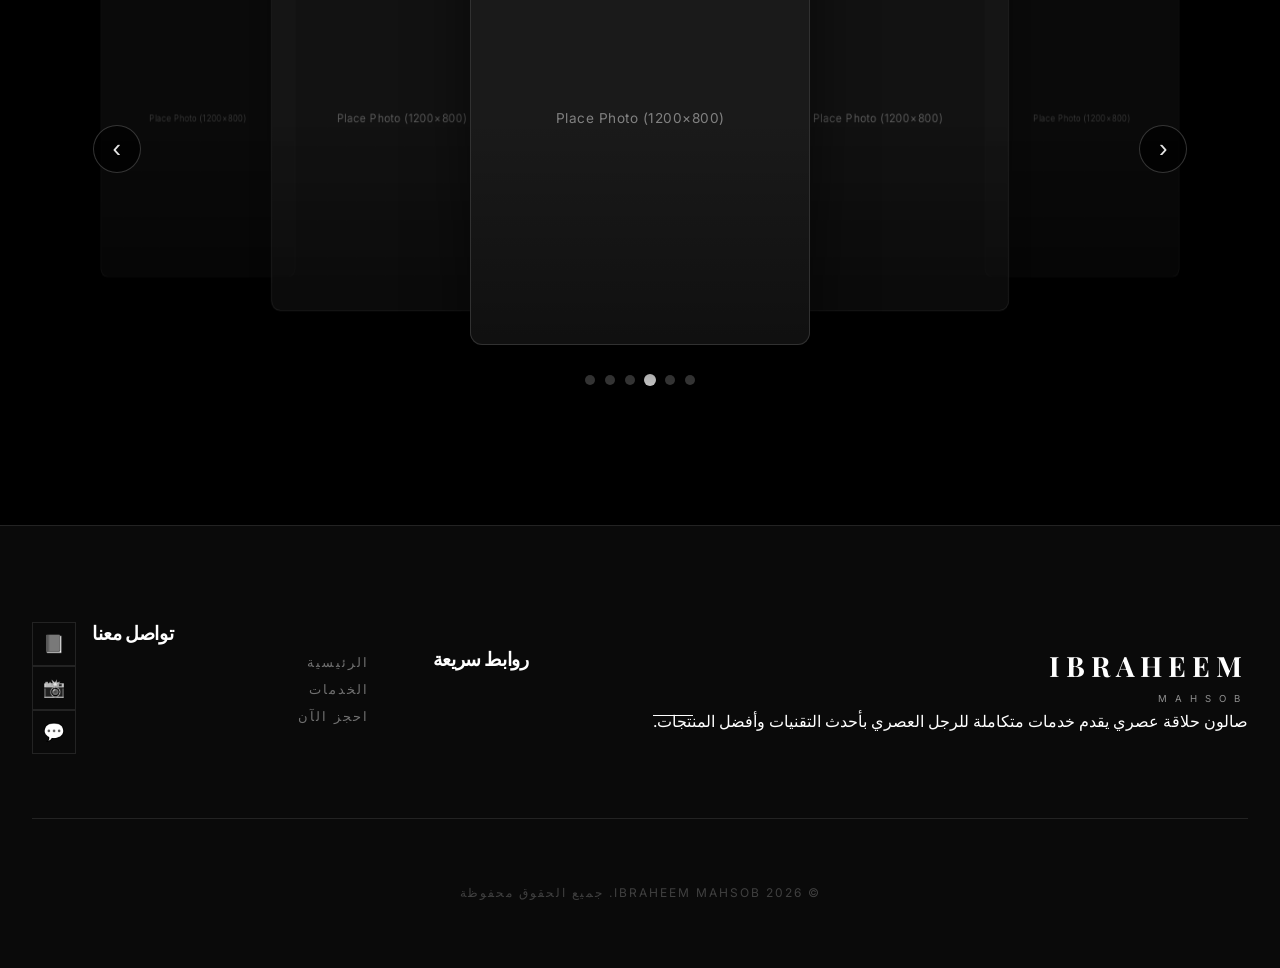
<file: about.html>
<!-- about.html -->
<!doctype html>
<html lang="ar" dir="rtl">

<head>
    <meta charset="utf-8" />
    <meta name="viewport" content="width=device-width, initial-scale=1" />

    <title data-i18n="about.title">تعرف علينا</title>

    <link
        href="https://fonts.googleapis.com/css2?family=Playfair+Display:wght@400;500;600;700&family=Inter:wght@300;400;500;600&display=swap"
        rel="stylesheet">
    <link rel="stylesheet" href="css/style.css">
    <link rel="stylesheet" href="css/home.css">
    <!-- Add this LAST: -->
    <link rel="stylesheet" href="css/additions.css">
</head>

<body>
    <!-- Navigation -->
    <nav class="navbar">
        <div class="container">
            <a href="index.html" class="logo">
                <span class="logo-text">IBRAHEEM</span>
                <span class="logo-sub">MAHSOB</span>
            </a>
            <!-- NAV TOGGLE: Used by app.js (UI.toggleMobileMenu) - DO NOT RENAME ID -->
            <button class="nav-toggle" id="navToggle">
                <span></span>
                <span></span>
                <span></span>
            </button>
            <ul class="nav-menu" id="navMenu">
                <li><a href="index.html" data-i18n="nav.home">الرئيسية</a></li>
                <li><a href="services.html" data-i18n="nav.services">الخدمات</a></li>
                <li><a href="products.html" data-i18n="nav.products">المنتجات</a></li>
                <li><a href="offers.html" data-i18n="nav.offers">العروض</a></li>
                <li><a href="about.html" class="active" data-i18n="nav.about">تعرف علينا</a></li>
                <li><a href="contactus.html" data-i18n="nav.contact">تواصل معنا</a></li>
                <li><a href="booking.html" class="btn-nav" data-i18n="nav.booking">احجز الآن</a></li>
                <li>
                    <button class="lang-toggle" id="langToggle" type="button" aria-label="Toggle language">
                        <span id="langLabel">EN</span>
                    </button>
                </li>
            </ul>
        </div>
    </nav>

    <main class="about-content" style="padding: 120px 0 80px;">
        <div class="container">
            <h1 class="section-title" data-i18n="about.title">تعرف علينا</h1>
            <p style="max-width: 680px; opacity: .85; line-height: 1.8;" data-i18n="about.intro">
                تجربة عناية مميزة تعتمد على المهارة والاهتمام.
            </p>

            <section style="margin-top: 40px;">
                <h2 class="section-title" data-i18n="about.staffTitle">فريق العمل</h2>

                <!-- PHOTO SPECS: 1200x1600 recommended, 600x800 minimum -->
                <div class="about-staff-grid" style="margin-top: 18px;">
                    <!-- Ibrahim -->
                    <div class="profile-card">
                        <img src="data:image/svg+xml,%3Csvg xmlns='http://www.w3.org/2000/svg' width='1200' height='1600' viewBox='0 0 1200 1600'%3E%3Crect width='100%25' height='100%25' fill='%23222'/%3E%3Ctext x='50%25' y='50%25' dominant-baseline='middle' text-anchor='middle' font-family='sans-serif' font-size='80' fill='%23555'%3EIbrahim%3C/text%3E%3C/svg%3E"
                            alt="Ibrahim Mahsob">
                        <div class="profile-card__body">
                            <div class="profile-card__title">Ibrahim Mahsob</div>
                            <div class="profile-card__desc">Brief 1–2 lines description.</div>
                        </div>
                    </div>

                    <!-- Barber 1 -->
                    <div class="profile-card">
                        <img src="data:image/svg+xml,%3Csvg xmlns='http://www.w3.org/2000/svg' width='1200' height='1600' viewBox='0 0 1200 1600'%3E%3Crect width='100%25' height='100%25' fill='%23222'/%3E%3Ctext x='50%25' y='50%25' dominant-baseline='middle' text-anchor='middle' font-family='sans-serif' font-size='40' fill='%23555'%3EBarber 1%3C/text%3E%3C/svg%3E"
                            alt="Barber 1">
                        <div class="profile-card__body">
                            <div class="profile-card__title">Barber 1</div>
                            <div class="profile-card__desc">Brief 1–2 lines description.</div>
                        </div>
                    </div>

                    <!-- Barber 2 -->
                    <div class="profile-card">
                        <img src="data:image/svg+xml,%3Csvg xmlns='http://www.w3.org/2000/svg' width='1200' height='1600' viewBox='0 0 1200 1600'%3E%3Crect width='100%25' height='100%25' fill='%23222'/%3E%3Ctext x='50%25' y='50%25' dominant-baseline='middle' text-anchor='middle' font-family='sans-serif' font-size='40' fill='%23555'%3EBarber 2%3C/text%3E%3C/svg%3E"
                            alt="Barber 2">
                        <div class="profile-card__body">
                            <div class="profile-card__title">Barber 2</div>
                            <div class="profile-card__desc">Brief 1–2 lines description.</div>
                        </div>
                    </div>

                    <!-- Barber 3 -->
                    <div class="profile-card">
                        <img src="data:image/svg+xml,%3Csvg xmlns='http://www.w3.org/2000/svg' width='1200' height='1600' viewBox='0 0 1200 1600'%3E%3Crect width='100%25' height='100%25' fill='%23222'/%3E%3Ctext x='50%25' y='50%25' dominant-baseline='middle' text-anchor='middle' font-family='sans-serif' font-size='40' fill='%23555'%3EBarber 3%3C/text%3E%3C/svg%3E"
                            alt="Barber 3">
                        <div class="profile-card__body">
                            <div class="profile-card__title">Barber 3</div>
                            <div class="profile-card__desc">Brief 1–2 lines description.</div>
                        </div>
                    </div>



                    <!-- Cashier -->
                    <div class="profile-card">
                        <img src="data:image/svg+xml,%3Csvg xmlns='http://www.w3.org/2000/svg' width='1200' height='1600' viewBox='0 0 1200 1600'%3E%3Crect width='100%25' height='100%25' fill='%23222'/%3E%3Ctext x='50%25' y='50%25' dominant-baseline='middle' text-anchor='middle' font-family='sans-serif' font-size='40' fill='%23555'%3ECashier%3C/text%3E%3C/svg%3E"
                            alt="Cashier">
                        <div class="profile-card__body">
                            <div class="profile-card__title">Cashier</div>
                            <div class="profile-card__desc">Brief 1–2 lines description.</div>
                        </div>
                    </div>

                    <!-- Helper -->
                    <div class="profile-card">
                        <img src="data:image/svg+xml,%3Csvg xmlns='http://www.w3.org/2000/svg' width='1200' height='1600' viewBox='0 0 1200 1600'%3E%3Crect width='100%25' height='100%25' fill='%23222'/%3E%3Ctext x='50%25' y='50%25' dominant-baseline='middle' text-anchor='middle' font-family='sans-serif' font-size='40' fill='%23555'%3EHelper%3C/text%3E%3C/svg%3E"
                            alt="Helper">
                        <div class="profile-card__body">
                            <div class="profile-card__title">Helper</div>
                            <div class="profile-card__desc">Brief 1–2 lines description.</div>
                        </div>
                    </div>
                </div>
            </section>

            <section style="margin-top: 48px;">
                <h2 class="section-title" data-i18n="about.placeTitle">صور المكان</h2>
                <p style="opacity:.8; line-height:1.8; max-width:700px;">
                    Templates below — replace with real salon images later.
                </p>

                <!-- Suggested photo size for place photos: 1200x800 (3:2 or 16:9 ok) -->
                <div class="place-carousel-wrapper" style="margin-top: 18px;">
                    <button class="carousel-arrow carousel-arrow--prev" aria-label="Previous" type="button">‹</button>
                    <div class="place-carousel" id="placeCarousel">
                        <div class="place-card" data-position="-2">Place Photo (1200×800)</div>
                        <div class="place-card" data-position="-1">Place Photo (1200×800)</div>
                        <div class="place-card" data-position="0">Place Photo (1200×800)</div>
                        <div class="place-card" data-position="1">Place Photo (1200×800)</div>
                        <div class="place-card" data-position="2">Place Photo (1200×800)</div>
                        <div class="place-card" data-position="hidden">Place Photo (1200×800)</div>
                    </div>
                    <button class="carousel-arrow carousel-arrow--next" aria-label="Next" type="button">›</button>
                    <div class="carousel-dots" id="carouselDots"></div>
                </div>
            </section>
        </div>
    </main>

    <!-- Footer -->
    <footer class="footer">
        <div class="container">
            <div class="footer-content">
                <div class="footer-logo">
                    <a href="index.html" class="logo">
                        <span class="logo-text">IBRAHEEM</span>
                        <span class="logo-sub">MAHSOB</span>
                    </a>
                    <p data-i18n="footer.desc">صالون حلاقة عصري يقدم خدمات متكاملة للرجل العصري بأحدث التقنيات وأفضل
                        المنتجات.</p>
                </div>
                <div class="footer-links">
                    <h3 data-i18n="footer.quickLinks">روابط سريعة</h3>
                    <ul>
                        <li><a href="index.html" data-i18n="nav.home">الرئيسية</a></li>
                        <li><a href="services.html" data-i18n="nav.services">الخدمات</a></li>
                        <li><a href="booking.html" data-i18n="nav.booking">الحجز</a></li>
                    </ul>
                </div>
                <div class="footer-social">
                    <h3 data-i18n="footer.contact">تواصل معنا</h3>
                    <div class="social-icons">
                        <a href="#" class="social-link">📘</a>
                        <a href="#" class="social-link">📸</a>
                        <a href="#" class="social-link">💬</a>
                    </div>
                </div>
            </div>
            <div class="footer-bottom">
                <p data-i18n="footer.rights">© 2026 Ibraheem Mahsob. جميع الحقوق محفوظة</p>
            </div>
        </div>
    </footer>

    <!-- Add i18n AFTER app.js -->
    <script src="js/app.js"></script>
    <script src="js/i18n.js"></script>
    <script>
        // 3D Coverflow Carousel
        (function () {
            const carousel = document.getElementById('placeCarousel');
            const dotsContainer = document.getElementById('carouselDots');
            if (!carousel) return;

            const cards = Array.from(carousel.querySelectorAll('.place-card'));
            const totalCards = cards.length;
            let currentIndex = 2; // Start with 3rd card (index 2) as center

            // Create dots
            cards.forEach((_, i) => {
                const dot = document.createElement('button');
                dot.className = 'carousel-dot' + (i === currentIndex ? ' active' : '');
                dot.setAttribute('aria-label', `Go to slide ${i + 1}`);
                dot.addEventListener('click', () => goToSlide(i));
                dotsContainer.appendChild(dot);
            });

            function updatePositions() {
                cards.forEach((card, i) => {
                    const offset = i - currentIndex;
                    if (offset < -2 || offset > 2) {
                        card.setAttribute('data-position', 'hidden');
                    } else {
                        card.setAttribute('data-position', offset.toString());
                    }
                });

                // Update dots
                const dots = dotsContainer.querySelectorAll('.carousel-dot');
                dots.forEach((dot, i) => {
                    dot.classList.toggle('active', i === currentIndex);
                });
            }

            function goToSlide(index) {
                currentIndex = Math.max(0, Math.min(totalCards - 1, index));
                updatePositions();
            }

            function next() {
                goToSlide(currentIndex + 1);
            }

            function prev() {
                goToSlide(currentIndex - 1);
            }

            // Arrow controls
            const wrapper = carousel.closest('.place-carousel-wrapper');
            const prevBtn = wrapper?.querySelector('.carousel-arrow--prev');
            const nextBtn = wrapper?.querySelector('.carousel-arrow--next');

            if (prevBtn) prevBtn.addEventListener('click', prev);
            if (nextBtn) nextBtn.addEventListener('click', next);

            // Click on side cards to navigate
            cards.forEach((card, i) => {
                card.addEventListener('click', () => {
                    if (i !== currentIndex) goToSlide(i);
                });
            });

            // Keyboard navigation
            carousel.setAttribute('tabindex', '0');
            carousel.addEventListener('keydown', (e) => {
                if (e.key === 'ArrowLeft') {
                    document.dir === 'rtl' ? next() : prev();
                } else if (e.key === 'ArrowRight') {
                    document.dir === 'rtl' ? prev() : next();
                }
            });

            // Initialize
            updatePositions();
        })();
    </script>
</body>

</html>
</file>
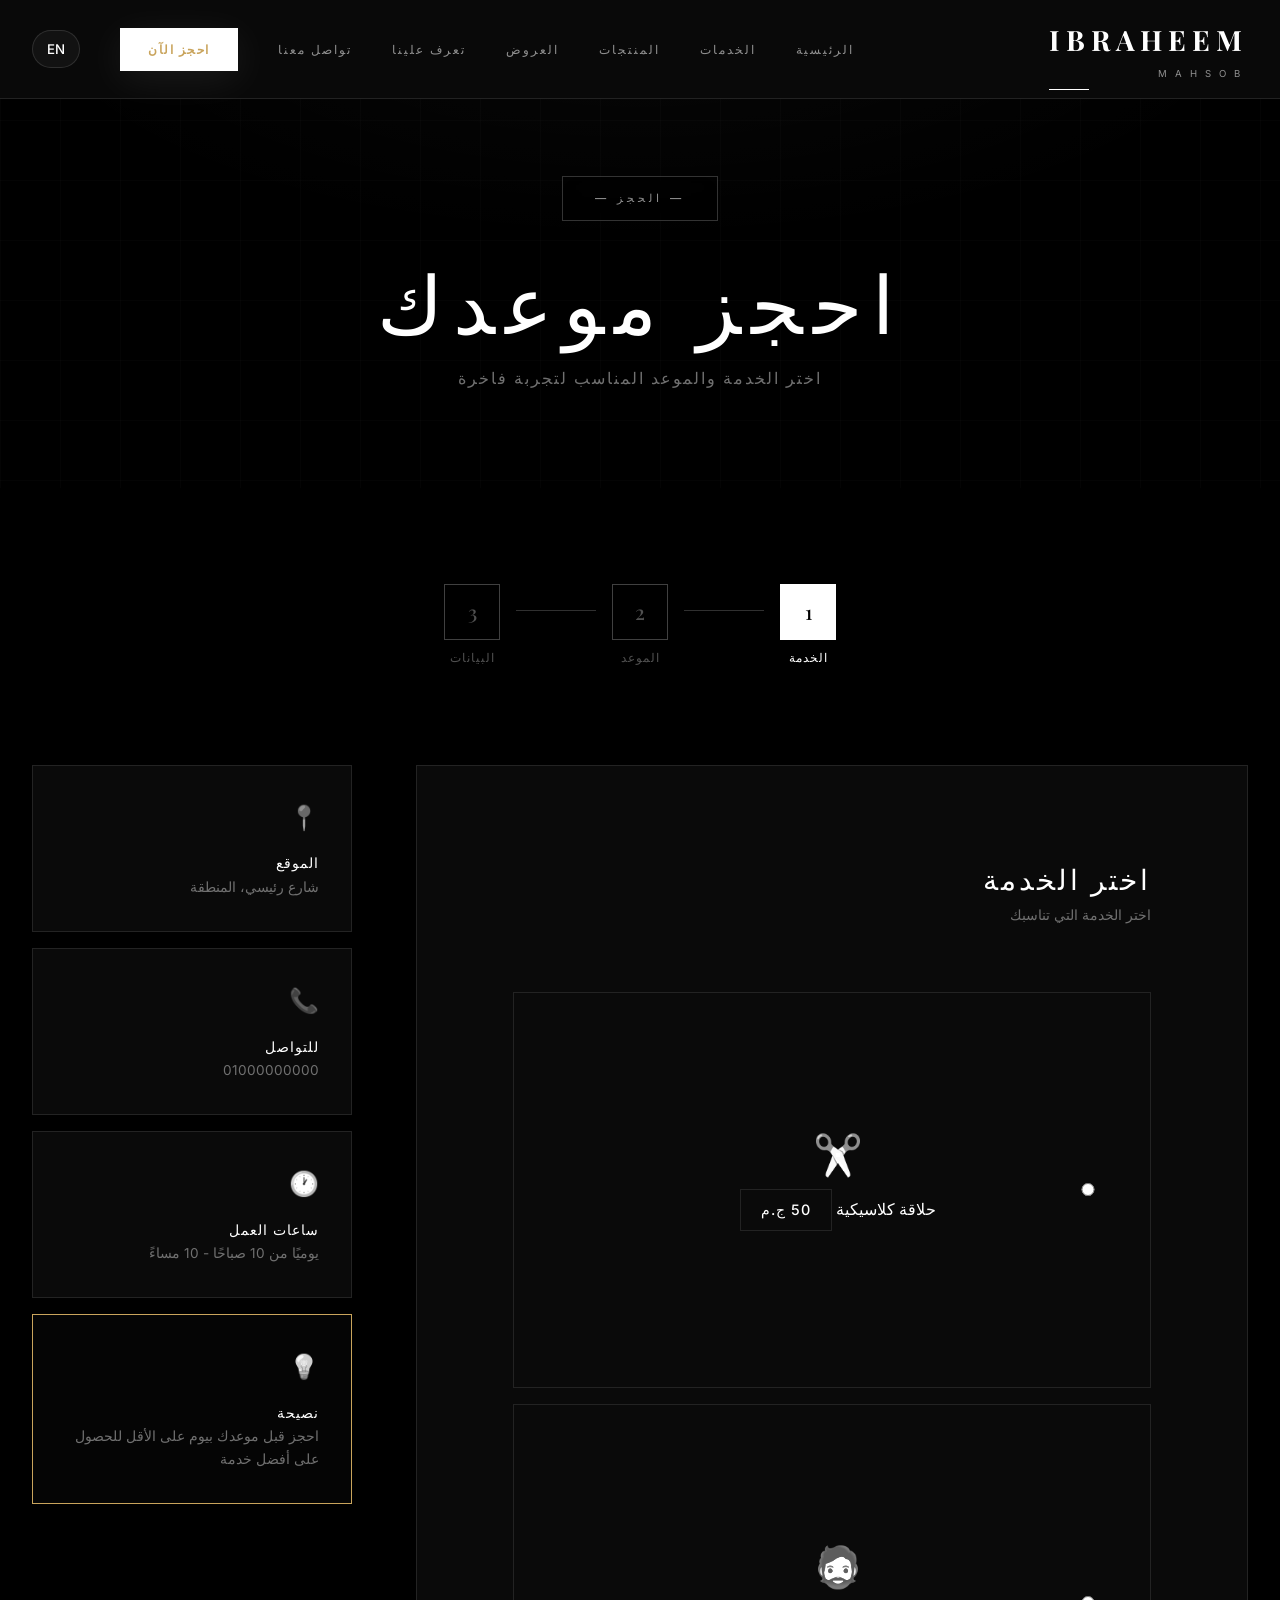
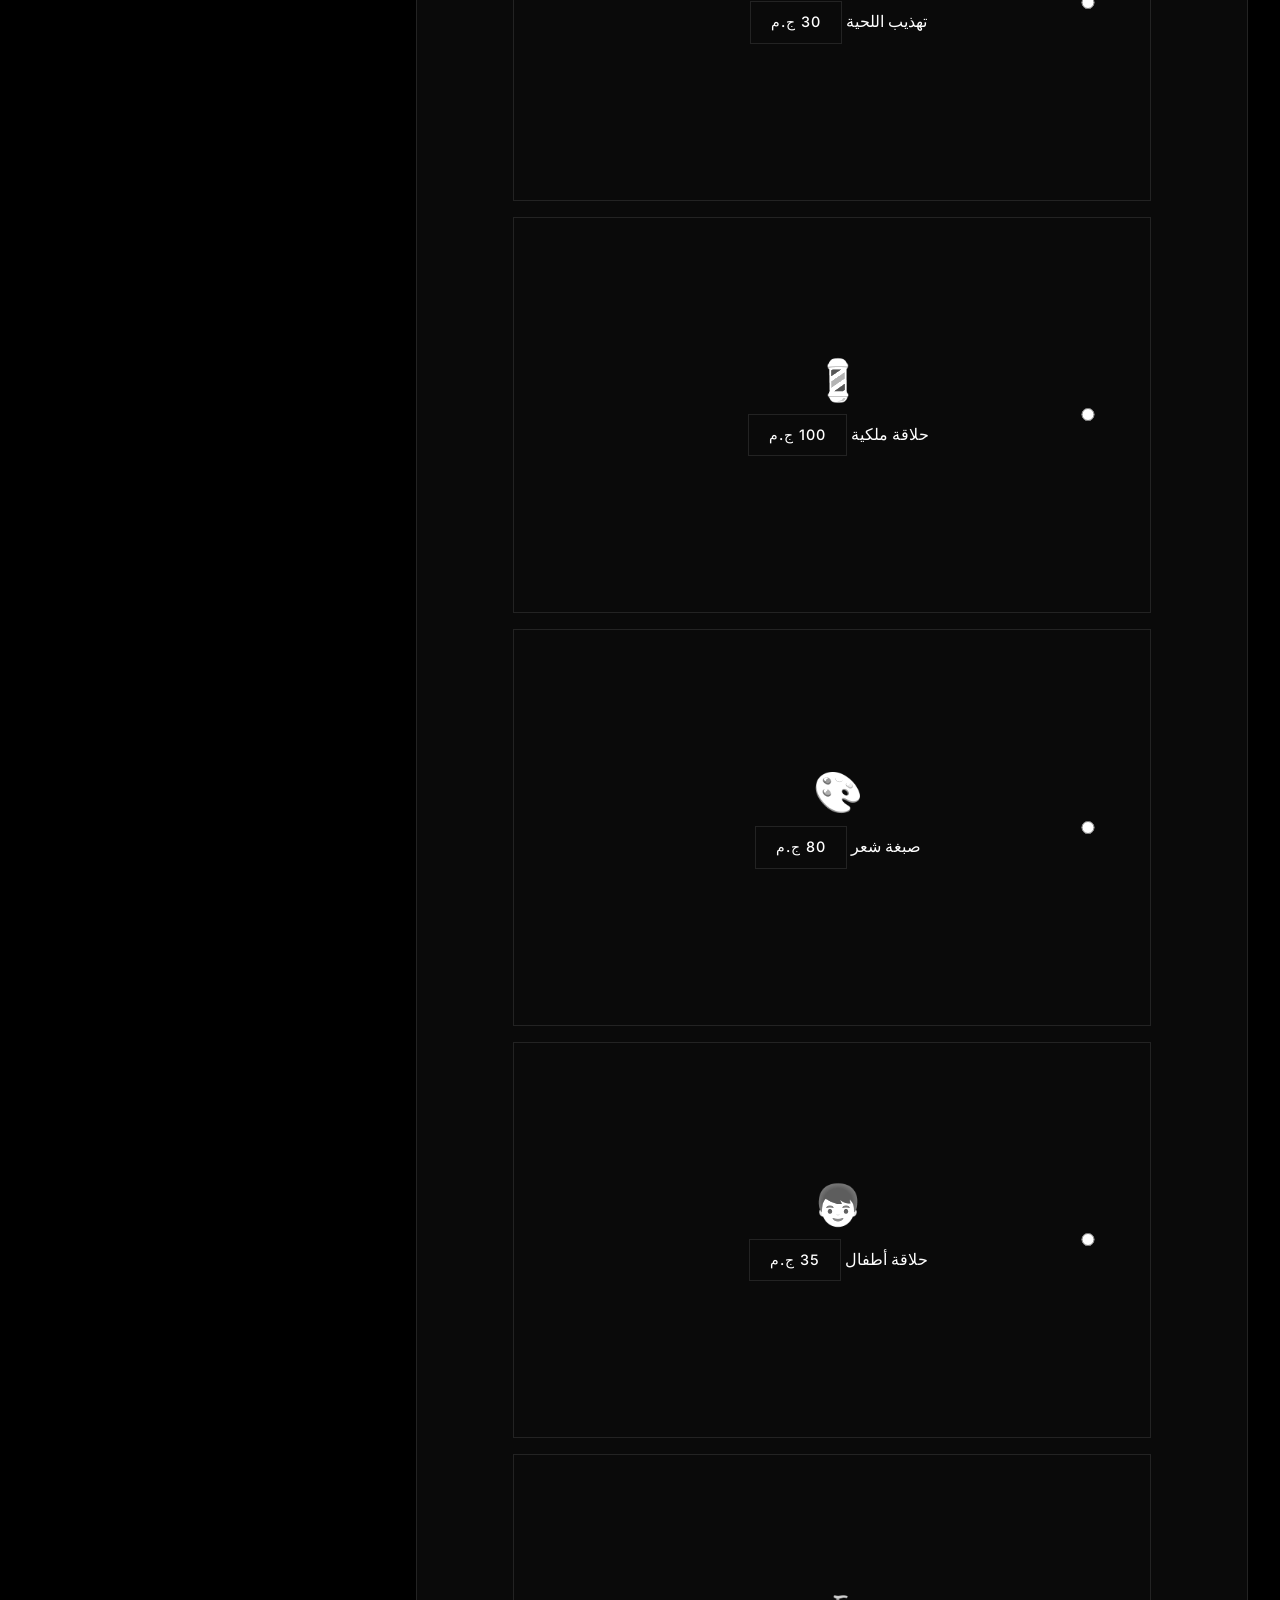
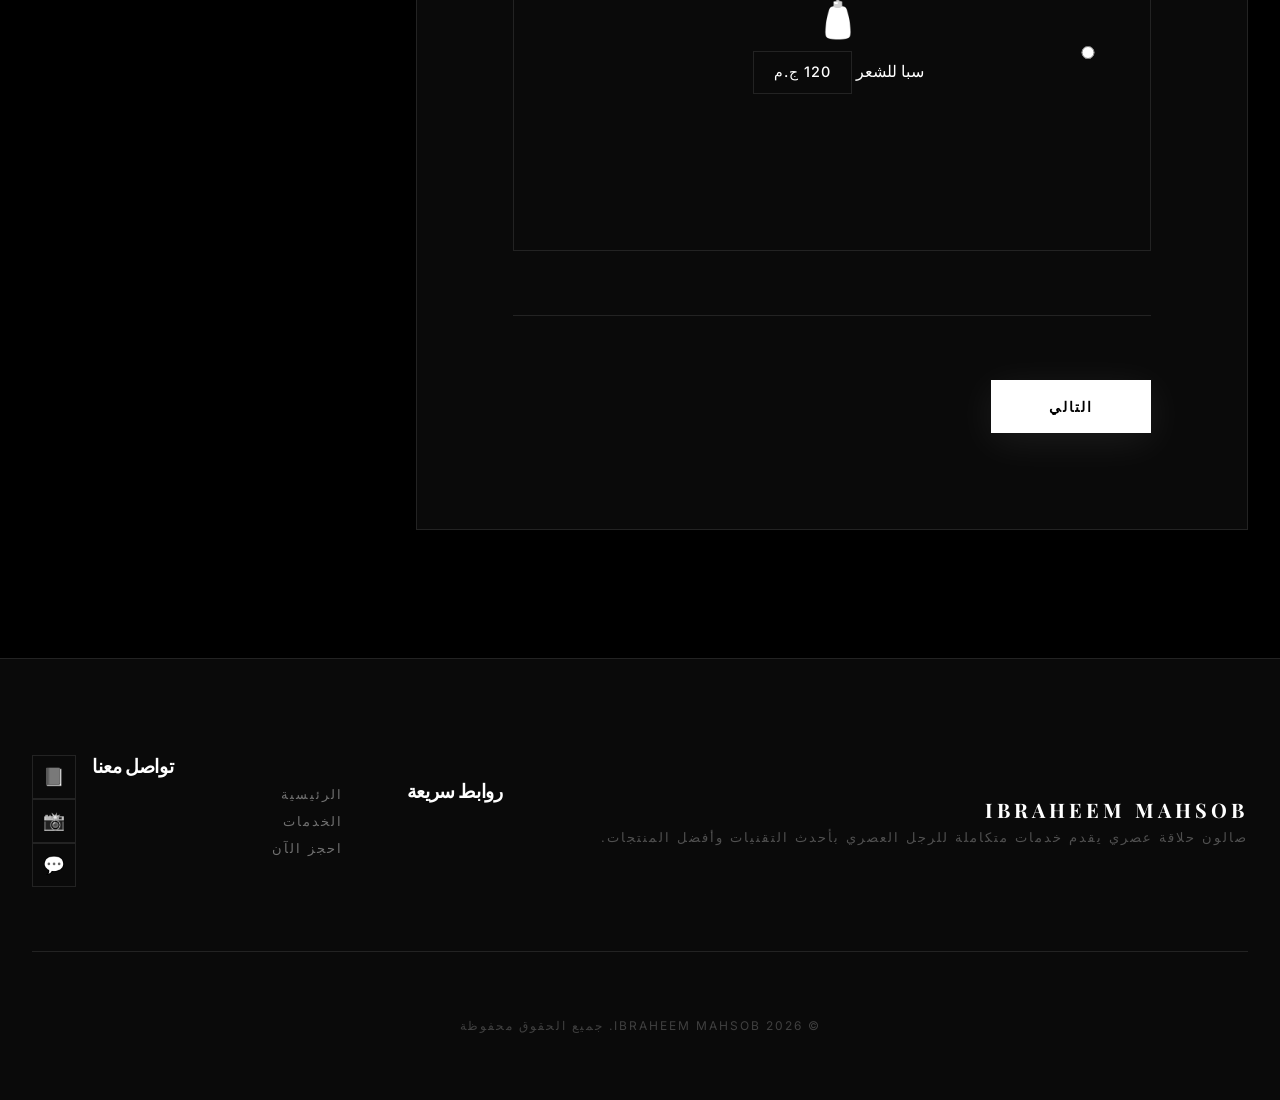
<file: booking.html>
<!DOCTYPE html>
<html lang="ar" dir="rtl">

<head>
    <meta charset="UTF-8">
    <meta name="viewport" content="width=device-width, initial-scale=1.0">
    <title>احجز موعدك | Ibraheem Mahsob</title>
    <meta name="description" content="احجز موعدك في صالون Ibraheem Mahsob للحلاقة الرجالية">
    <link
        href="https://fonts.googleapis.com/css2?family=Playfair+Display:wght@400;500;600;700&family=Inter:wght@300;400;500;600&display=swap"
        rel="stylesheet">
    <link rel="stylesheet" href="css/style.css">
    <link rel="stylesheet" href="css/pages.css">
    <link rel="stylesheet" href="css/booking.css">
    <link rel="stylesheet" href="css/additions.css">
</head>

<body>
    <!-- Navigation -->
    <nav class="navbar">
        <div class="container">
            <a href="index.html" class="logo">
                <span class="logo-text">IBRAHEEM</span>
                <span class="logo-sub">MAHSOB</span>
            </a>
            <button class="nav-toggle" id="navToggle">
                <span></span>
                <span></span>
                <span></span>
            </button>
            <ul class="nav-menu" id="navMenu">
                <li><a href="index.html" data-i18n="nav.home">الرئيسية</a></li>
                <li><a href="services.html" data-i18n="nav.services">الخدمات</a></li>
                <li><a href="products.html" data-i18n="nav.products">المنتجات</a></li>
                <li><a href="offers.html" data-i18n="nav.offers">العروض</a></li>
                <li><a href="about.html" data-i18n="nav.about">تعرف علينا</a></li>
                <li><a href="contactus.html" data-i18n="nav.contact">تواصل معنا</a></li>
                <li><a href="booking.html" class="btn-nav active" data-i18n="nav.booking">احجز الآن</a></li>
                <li>
                    <button class="lang-toggle" id="langToggle" type="button" aria-label="Toggle language">
                        <span id="langLabel">EN</span>
                    </button>
                </li>
            </ul>
        </div>
    </nav>

    <!-- Page Header -->
    <section class="booking-hero">
        <div class="booking-hero-bg"></div>
        <div class="container">
            <div class="booking-hero-content">
                <span class="hero-badge" data-i18n="booking.hero.badge">— الحجز —</span>
                <h1 data-i18n="booking.hero.title">احجز موعدك</h1>
                <p data-i18n="booking.hero.subtitle">اختر الخدمة والموعد المناسب لتجربة فاخرة</p>
            </div>
        </div>
    </section>

    <!-- Booking Steps -->
    <section class="booking-section">
        <div class="container">
            <!-- Progress Steps -->
            <div class="booking-progress">
                <div class="progress-step active" data-step="1">
                    <div class="step-number">1</div>
                    <span class="step-label" data-i18n="booking.step1">الخدمة</span>
                </div>
                <div class="progress-line"></div>
                <div class="progress-step" data-step="2">
                    <div class="step-number">2</div>
                    <span class="step-label" data-i18n="booking.step2">الموعد</span>
                </div>
                <div class="progress-line"></div>
                <div class="progress-step" data-step="3">
                    <div class="step-number">3</div>
                    <span class="step-label" data-i18n="booking.step3">البيانات</span>
                </div>
            </div>

            <!-- Booking Form -->
            <!-- BOOKING FORM WRAPPER: Contains sensitive Step logic (data-step attributes) -->
            <div class="booking-wrapper">
                <form id="bookingForm" class="booking-form">
                    <!-- Step 1: Service Selection -->
                    <div class="form-step active" data-step="1">
                        <h2 class="step-title" data-i18n="booking.form.serviceTitle">اختر الخدمة</h2>
                        <p class="step-desc" data-i18n="booking.form.serviceDesc">اختر الخدمة التي تناسبك</p>

                        <div class="services-selection" id="servicesSelection">
                            <!-- Services will be loaded dynamically -->
                        </div>

                        <div class="form-navigation">
                            <button type="button" class="btn btn-primary btn-next" onclick="nextStep()">
                                <span data-i18n="booking.form.next">التالي</span>
                            </button>
                        </div>
                    </div>

                    <!-- Step 2: Date & Time -->
                    <div class="form-step" data-step="2">
                        <h2 class="step-title" data-i18n="booking.form.dateTitle">اختر الموعد</h2>
                        <p class="step-desc" data-i18n="booking.form.dateDesc">حدد التاريخ والوقت المناسب</p>

                        <div class="datetime-grid">
                            <div class="date-picker-wrapper">
                                <label data-i18n="booking.form.dateLabel">التاريخ</label>
                                <div class="date-options" id="dateOptions">
                                    <!-- Dates will be generated -->
                                </div>
                            </div>

                            <div class="time-picker-wrapper">
                                <label data-i18n="booking.form.timeLabel">الوقت</label>
                                <div class="time-options" id="timeOptions">
                                    <!-- Times will be generated -->
                                </div>
                            </div>
                        </div>

                        <div class="form-navigation">
                            <button type="button" class="btn btn-outline btn-prev" onclick="prevStep()">
                                <span data-i18n="booking.form.prev">السابق</span>
                            </button>
                            <button type="button" class="btn btn-primary btn-next" onclick="nextStep()">
                                <span data-i18n="booking.form.next">التالي</span>
                            </button>
                        </div>
                    </div>

                    <!-- Step 3: Personal Info -->
                    <div class="form-step" data-step="3">
                        <h2 class="step-title" data-i18n="booking.form.infoTitle">بياناتك</h2>
                        <p class="step-desc" data-i18n="booking.form.infoDesc">أدخل بياناتك للتأكيد</p>

                        <div class="personal-form">
                            <div class="input-group">
                                <label for="name" data-i18n="booking.form.nameLabel">الاسم الكامل</label>
                                <input type="text" id="name" name="name" required placeholder="أدخل اسمك الكامل"
                                    data-i18n-placeholder="booking.form.namePlaceholder">
                                <div class="input-line"></div>
                            </div>

                            <div class="input-group">
                                <label for="phone" data-i18n="booking.form.phoneLabel">رقم الهاتف</label>
                                <input type="tel" id="phone" name="phone" required placeholder="01xxxxxxxxx"
                                    data-i18n-placeholder="booking.form.phonePlaceholder">
                                <div class="input-line"></div>
                            </div>

                            <div class="input-group">
                                <label for="notes" data-i18n="booking.form.notesLabel">ملاحظات (اختياري)</label>
                                <textarea id="notes" name="notes" placeholder="أي ملاحظات إضافية..."
                                    data-i18n-placeholder="booking.form.notesPlaceholder"></textarea>
                                <div class="input-line"></div>
                            </div>
                        </div>

                        <!-- Booking Summary -->
                        <div class="booking-summary">
                            <h3 data-i18n="booking.form.summaryTitle">ملخص الحجز</h3>
                            <div class="summary-item">
                                <span class="summary-label" data-i18n="booking.form.summaryService">الخدمة</span>
                                <span class="summary-value" id="summaryService">—</span>
                            </div>
                            <div class="summary-item">
                                <span class="summary-label" data-i18n="booking.form.summaryDate">التاريخ</span>
                                <span class="summary-value" id="summaryDate">—</span>
                            </div>
                            <div class="summary-item">
                                <span class="summary-label" data-i18n="booking.form.summaryTime">الوقت</span>
                                <span class="summary-value" id="summaryTime">—</span>
                            </div>
                            <div class="summary-item summary-total">
                                <span class="summary-label" data-i18n="booking.form.summaryPrice">السعر</span>
                                <span class="summary-value" id="summaryPrice">—</span>
                            </div>
                        </div>

                        <div class="form-navigation">
                            <button type="button" class="btn btn-outline btn-prev" onclick="prevStep()">
                                <span data-i18n="booking.form.prev">السابق</span>
                            </button>
                            <button type="submit" class="btn btn-primary btn-submit"
                                data-i18n="booking.form.confirmBtn">
                                تأكيد الحجز
                            </button>
                        </div>
                    </div>
                </form>

                <!-- Side Info -->
                <aside class="booking-sidebar">
                    <div class="sidebar-card">
                        <div class="sidebar-icon">📍</div>
                        <h4 data-i18n="booking.sidebar.location">الموقع</h4>
                        <p data-i18n="contact.addressValue">شارع الرئيسي، المنطقة</p>
                    </div>
                    <div class="sidebar-card">
                        <div class="sidebar-icon">📞</div>
                        <h4 data-i18n="booking.sidebar.contact">للتواصل</h4>
                        <p data-i18n="contact.phoneValue">01000000000</p>
                    </div>
                    <div class="sidebar-card">
                        <div class="sidebar-icon">🕐</div>
                        <h4 data-i18n="booking.sidebar.hours">ساعات العمل</h4>
                        <p data-i18n="contact.hoursValue">10 ص - 10 م يومياً</p>
                    </div>
                    <div class="sidebar-card highlight">
                        <div class="sidebar-icon">💡</div>
                        <h4 data-i18n="booking.sidebar.tipTitle">نصيحة</h4>
                        <p data-i18n="booking.sidebar.tipDesc">احجز قبل موعدك بيوم على الأقل للحصول على أفضل خدمة</p>
                    </div>
                </aside>
            </div>
        </div>
    </section>

    <!-- Success Modal -->
    <div class="modal" id="successModal">
        <div class="modal-content success-modal">
            <div class="success-icon">
                <svg viewBox="0 0 24 24" fill="none" stroke="currentColor" stroke-width="2">
                    <polyline points="20 6 9 17 4 12"></polyline>
                </svg>
            </div>
            <h2 data-i18n="booking.success.title">تم الحجز بنجاح!</h2>
            <p data-i18n="booking.success.desc">سنتواصل معك قريباً لتأكيد موعدك</p>
            <div class="success-details" id="successDetails"></div>
            <button class="btn btn-primary" onclick="closeSuccessModal()" data-i18n="booking.success.btn">حسناً</button>
        </div>
    </div>

    <!-- Footer -->
    <footer class="footer">
        <div class="container">
            <div class="footer-content">
                <div class="footer-brand">
                    <span class="logo-text">IBRAHEEM MAHSOB</span>
                    <p data-i18n="footer.desc">صالون حلاقة بريميوم</p>
                </div>
                <div class="footer-links">
                    <h3 data-i18n="footer.quickLinks">روابط سريعة</h3>
                    <ul>
                        <li><a href="index.html" data-i18n="nav.home">الرئيسية</a></li>
                        <li><a href="services.html" data-i18n="nav.services">الخدمات</a></li>
                        <li><a href="booking.html" data-i18n="nav.booking">الحجز</a></li>
                    </ul>
                </div>
                <div class="footer-social">
                    <h3 data-i18n="footer.contact">تواصل معنا</h3>
                    <div class="social-icons">
                        <a href="#" class="social-link">📘</a>
                        <a href="#" class="social-link">📸</a>
                        <a href="#" class="social-link">💬</a>
                    </div>
                </div>
            </div>
            <div class="footer-bottom">
                <p data-i18n="footer.rights">© 2026 Ibraheem Mahsob. جميع الحقوق محفوظة</p>
            </div>
        </div>
    </footer>

    <!-- Admin access: /admin/index.html -->

    <!-- CRITICAL DEPENDENCY ORDER: START - app.js must trigger before inline scripts -->
    <script src="js/app.js"></script>
    <script src="js/i18n.js"></script>
    <script>
        // Hook for language change re-rendering
        window.reloadDynamicContent = function () {
            if (typeof loadServices === 'function') loadServices();
            if (typeof generateDates === 'function') generateDates();
            if (typeof generateTimes === 'function') generateTimes();
            if (typeof updateSummary === 'function') updateSummary();
        };
    </script>
    <script>
        // Booking state
        let bookingState = {
            step: 1,
            serviceId: null,
            serviceName: '',
            servicePrice: 0,
            date: null,
            time: null
        };

        // Initialize
        document.addEventListener('DOMContentLoaded', () => {
            loadServices();
            generateDates();
            generateTimes();
            setupEventListeners();
        });

        // Load services
        function loadServices() {
            const services = DataStore.getServices();
            const container = document.getElementById('servicesSelection');
            container.innerHTML = ''; // Clear existing services

            services.forEach(service => {
                const label = document.createElement('label');
                label.className = 'service-option';
                label.setAttribute('data-id', service.id);
                label.setAttribute('data-name', service.name);
                label.setAttribute('data-price', service.price);
                label.innerHTML = `
                    <input type="radio" name="service" value="${service.id}" required onchange="updateSummary()">
                    <span class="service-card">
                        <span class="service-icon">${service.icon || '✂️'}</span>
                        <div class="service-details">
                            <span class="service-name">${window.t('service.' + service.id + '.name')}</span>
                            <span class="service-price">${service.price} ${window.t('currency')}</span>
                        </div>
                        <div class="service-check">
                            <svg viewBox="0 0 24 24" fill="none" stroke="currentColor" stroke-width="3">
                                <polyline points="20 6 9 17 4 12"></polyline>
                            </svg>
                        </div>
                    </span>
                `;
                container.appendChild(label);
            });
        }

        // Generate next 7 days
        function generateDates() {
            const container = document.getElementById('dateOptions');
            const lang = document.documentElement.lang || 'ar';
            const locale = lang === 'ar' ? 'ar-EG' : 'en-US';

            let html = '';
            for (let i = 0; i < 7; i++) {
                const date = new Date();
                date.setDate(date.getDate() + i);
                const dateStr = date.toISOString().split('T')[0];

                let dayName;
                if (i === 0) dayName = window.t('booking.date.today');
                else if (i === 1) dayName = window.t('booking.date.tomorrow');
                else dayName = date.toLocaleDateString(locale, { weekday: 'long' });

                const monthName = date.toLocaleDateString(locale, { month: 'long' });

                // Check if this date was selected
                const isSelected = bookingState.date === dateStr ? 'selected' : '';

                html += `
                    <div class="date-option ${isSelected}" data-date="${dateStr}">
                        <span class="date-day">${dayName}</span>
                        <span class="date-num">${date.getDate()}</span>
                        <span class="date-month">${monthName}</span>
                    </div>
                `;
            }
            container.innerHTML = html;
        }

        // Generate times
        function generateTimes() {
            const container = document.getElementById('timeOptions');
            const lang = document.documentElement.lang || 'ar';
            const locale = lang === 'ar' ? 'ar-EG' : 'en-US';

            let html = '';
            for (let i = 10; i <= 21; i++) {
                const timeStr = `${i}:00`;
                const date = new Date();
                date.setHours(i, 0, 0);
                const timeDisplay = date.toLocaleTimeString(locale, { hour: '2-digit', minute: '2-digit' });

                // Check if selected
                const isSelected = bookingState.time === timeStr ? 'selected' : '';

                html += `
                    <div class="time-slot ${isSelected}" data-time="${timeStr}">${timeDisplay}</div>
                `;
            }
            container.innerHTML = html;
        }

        // Setup event listeners
        function setupEventListeners() {
            // Service selection
            document.getElementById('servicesSelection').addEventListener('change', (e) => {
                const input = e.target;
                if (input.type === 'radio' && input.name === 'service') {
                    const option = input.closest('.service-option');
                    document.querySelectorAll('.service-option').forEach(o => o.classList.remove('selected'));
                    option.classList.add('selected');
                    bookingState.serviceId = parseInt(option.dataset.id);
                    bookingState.serviceName = option.dataset.name;
                    bookingState.servicePrice = parseInt(option.dataset.price);
                    updateSummary();
                }
            });

            // Date selection
            document.getElementById('dateOptions').addEventListener('click', (e) => {
                const option = e.target.closest('.date-option');
                if (option) {
                    document.querySelectorAll('.date-option').forEach(o => o.classList.remove('selected'));
                    option.classList.add('selected');
                    bookingState.date = option.dataset.date;
                    updateSummary();
                }
            });

            // Time selection
            document.getElementById('timeOptions').addEventListener('click', (e) => {
                const slot = e.target.closest('.time-slot');
                if (slot) {
                    document.querySelectorAll('.time-slot').forEach(s => s.classList.remove('selected'));
                    slot.classList.add('selected');
                    bookingState.time = slot.dataset.time;
                    updateSummary();
                }
            });

            // Form submit
            document.getElementById('bookingForm').addEventListener('submit', (e) => {
                e.preventDefault();
                submitBooking();
            });
        }

        // Navigation
        function nextStep() {
            if (bookingState.step === 1 && !bookingState.serviceId) {
                showError('الرجاء اختيار خدمة');
                return;
            }
            if (bookingState.step === 2 && (!bookingState.date || !bookingState.time)) {
                showError('الرجاء اختيار التاريخ والوقت');
                return;
            }

            if (bookingState.step < 3) {
                bookingState.step++;
                updateSteps();
            }
        }

        function prevStep() {
            if (bookingState.step > 1) {
                bookingState.step--;
                updateSteps();
            }
        }

        function updateSteps() {
            // Update progress
            document.querySelectorAll('.progress-step').forEach(step => {
                const stepNum = parseInt(step.dataset.step);
                step.classList.remove('active', 'completed');
                if (stepNum < bookingState.step) step.classList.add('completed');
                if (stepNum === bookingState.step) step.classList.add('active');
            });

            // Update form steps
            document.querySelectorAll('.form-step').forEach(step => {
                const stepNum = parseInt(step.dataset.step);
                step.classList.remove('active');
                if (stepNum === bookingState.step) step.classList.add('active');
            });
        }

        function updateSummary() {
            const lang = document.documentElement.lang || 'ar';
            const locale = lang === 'ar' ? 'ar-EG' : 'en-US';

            if (bookingState.serviceId) {
                document.getElementById('summaryService').textContent = window.t('service.' + bookingState.serviceId + '.name');
                document.getElementById('summaryPrice').textContent = bookingState.servicePrice + ' ' + window.t('currency');
            } else {
                document.getElementById('summaryService').textContent = '—';
                document.getElementById('summaryPrice').textContent = '—';
            }

            document.getElementById('summaryDate').textContent = bookingState.date ? new Date(bookingState.date).toLocaleDateString(locale) : '—';
            document.getElementById('summaryTime').textContent = bookingState.time || '—';
        }

        function submitBooking() {
            const name = document.getElementById('name').value;
            const phone = document.getElementById('phone').value;
            const notes = document.getElementById('notes').value;

            if (!name || !phone) {
                showError('الرجاء ملء جميع البيانات المطلوبة');
                return;
            }

            const booking = {
                name,
                phone,
                notes,
                serviceId: bookingState.serviceId,
                date: bookingState.date,
                time: bookingState.time
            };

            DataStore.addBooking(booking);

            const lang = document.documentElement.lang || 'ar';
            const locale = lang === 'ar' ? 'ar-EG' : 'en-US';

            // Show success
            document.getElementById('successDetails').innerHTML = `
                <div class="detail-item"><strong>${lang === 'ar' ? 'الخدمة' : 'Service'}:</strong> ${document.getElementById('summaryService').textContent}</div>
                <div class="detail-item"><strong>${lang === 'ar' ? 'التاريخ' : 'Date'}:</strong> ${new Date(bookingState.date).toLocaleDateString(locale)}</div>
                <div class="detail-item"><strong>${lang === 'ar' ? 'الوقت' : 'Time'}:</strong> ${bookingState.time}</div>
            `;
            document.getElementById('successModal').classList.add('active');
        }

        function closeSuccessModal() {
            document.getElementById('successModal').classList.remove('active');
            window.location.href = 'index.html';
        }

        function showError(message) {
            const notification = document.createElement('div');
            notification.className = 'error-notification';
            notification.textContent = message;
            document.body.appendChild(notification);
            setTimeout(() => notification.classList.add('show'), 10);
            setTimeout(() => {
                notification.classList.remove('show');
                setTimeout(() => notification.remove(), 300);
            }, 3000);
        }
    </script>
    <!-- CRITICAL DEPENDENCY ORDER: END -->
</body>

</html>
</file>
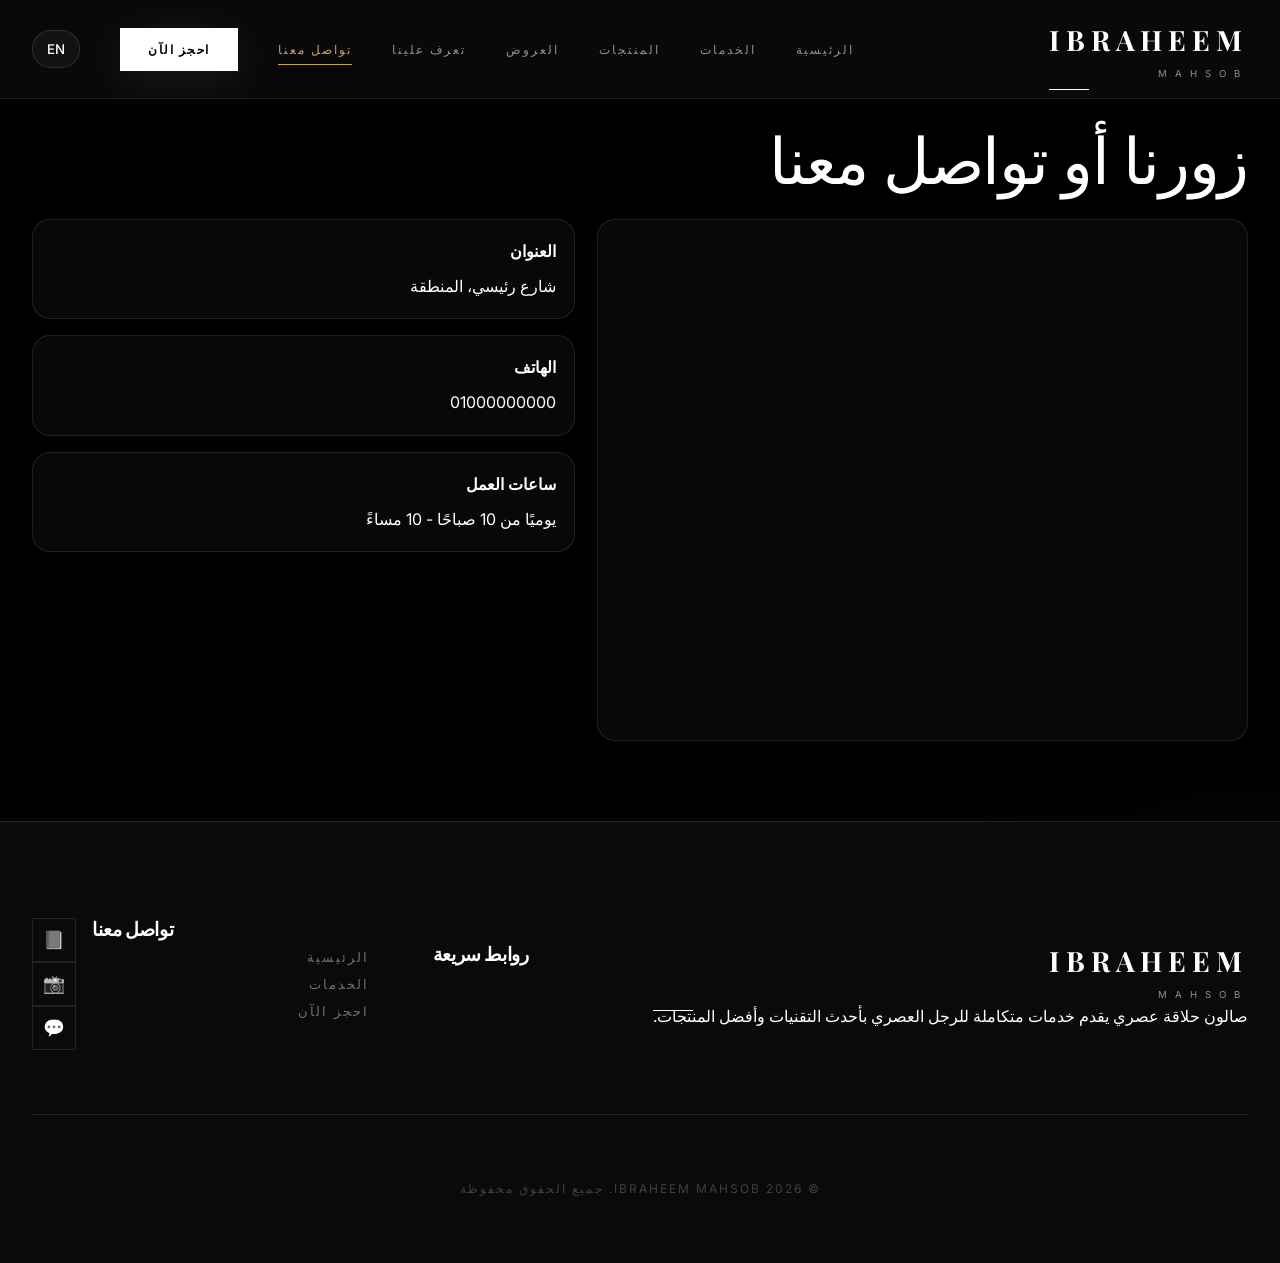
<file: contactus.html>
<!-- contactus.html -->
<!doctype html>
<html lang="ar" dir="rtl">

<head>
    <meta charset="utf-8" />
    <meta name="viewport" content="width=device-width, initial-scale=1" />

    <title data-i18n="contact.title">زورنا أو تواصل معنا</title>

    <link
        href="https://fonts.googleapis.com/css2?family=Playfair+Display:wght@400;500;600;700&family=Inter:wght@300;400;500;600&display=swap"
        rel="stylesheet">
    <link rel="stylesheet" href="css/style.css">
    <link rel="stylesheet" href="css/home.css">
    <!-- Add this LAST: -->
    <link rel="stylesheet" href="css/additions.css">
</head>

<body>
    <!-- Navigation -->
    <nav class="navbar">
        <div class="container">
            <a href="index.html" class="logo">
                <span class="logo-text">IBRAHEEM</span>
                <span class="logo-sub">MAHSOB</span>
            </a>
            <!-- NAV TOGGLE: Used by app.js (UI.toggleMobileMenu) - DO NOT RENAME ID -->
            <button class="nav-toggle" id="navToggle">
                <span></span>
                <span></span>
                <span></span>
            </button>
            <ul class="nav-menu" id="navMenu">
                <li><a href="index.html" data-i18n="nav.home">الرئيسية</a></li>
                <li><a href="services.html" data-i18n="nav.services">الخدمات</a></li>
                <li><a href="products.html" data-i18n="nav.products">المنتجات</a></li>
                <li><a href="offers.html" data-i18n="nav.offers">العروض</a></li>
                <li><a href="about.html" data-i18n="nav.about">تعرف علينا</a></li>
                <li><a href="contactus.html" class="active" data-i18n="nav.contact">تواصل معنا</a></li>
                <li><a href="booking.html" class="btn-nav" data-i18n="nav.booking">احجز الآن</a></li>
                <li>
                    <button class="lang-toggle" id="langToggle" type="button" aria-label="Toggle language">
                        <span id="langLabel">EN</span>
                    </button>
                </li>
            </ul>
        </div>
    </nav>

    <main style="padding: 120px 0 80px;">
        <div class="container">
            <h1 class="section-title" data-i18n="contact.title">زورنا أو تواصل معنا</h1>

            <div class="contact-grid" style="margin-top: 22px;">
                <div class="map-frame">
                    <!-- PASTE EMBED URL HERE -->
                    <iframe src="" loading="lazy" referrerpolicy="no-referrer-when-downgrade" aria-label="Google Map">
                    </iframe>
                </div>

                <div>
                    <div class="info-card">
                        <div style="font-weight:700; margin-bottom:8px;" data-i18n="contact.addressLabel">العنوان</div>
                        <div data-i18n="contact.addressValue">شارع رئيسي، المنطقة</div>
                    </div>

                    <div class="info-card">
                        <div style="font-weight:700; margin-bottom:8px;" data-i18n="contact.phoneLabel">الهاتف</div>
                        <div data-i18n="contact.phoneValue">01000000000</div>
                    </div>

                    <div class="info-card">
                        <div style="font-weight:700; margin-bottom:8px;" data-i18n="contact.hoursLabel">ساعات العمل
                        </div>
                        <div data-i18n="contact.hoursValue">يوميًا من 10 صباحًا - 10 مساءً</div>
                    </div>
                </div>
            </div>
        </div>
    </main>

    <!-- Footer -->
    <footer class="footer">
        <div class="container">
            <div class="footer-content">
                <div class="footer-logo">
                    <a href="index.html" class="logo">
                        <span class="logo-text">IBRAHEEM</span>
                        <span class="logo-sub">MAHSOB</span>
                    </a>
                    <p data-i18n="footer.desc">صالون حلاقة عصري يقدم خدمات متكاملة للرجل العصري بأحدث التقنيات وأفضل
                        المنتجات.</p>
                </div>
                <div class="footer-links">
                    <h3 data-i18n="footer.quickLinks">روابط سريعة</h3>
                    <ul>
                        <li><a href="index.html" data-i18n="nav.home">الرئيسية</a></li>
                        <li><a href="services.html" data-i18n="nav.services">الخدمات</a></li>
                        <li><a href="booking.html" data-i18n="nav.booking">الحجز</a></li>
                    </ul>
                </div>
                <div class="footer-social">
                    <h3 data-i18n="footer.contact">تواصل معنا</h3>
                    <div class="social-icons">
                        <a href="#" class="social-link">📘</a>
                        <a href="#" class="social-link">📸</a>
                        <a href="#" class="social-link">💬</a>
                    </div>
                </div>
            </div>
            <div class="footer-bottom">
                <p data-i18n="footer.rights">© 2026 Ibraheem Mahsob. جميع الحقوق محفوظة</p>
            </div>
        </div>
    </footer>

    <script src="js/app.js"></script>
    <script src="js/i18n.js"></script>
</body>

</html>
</file>
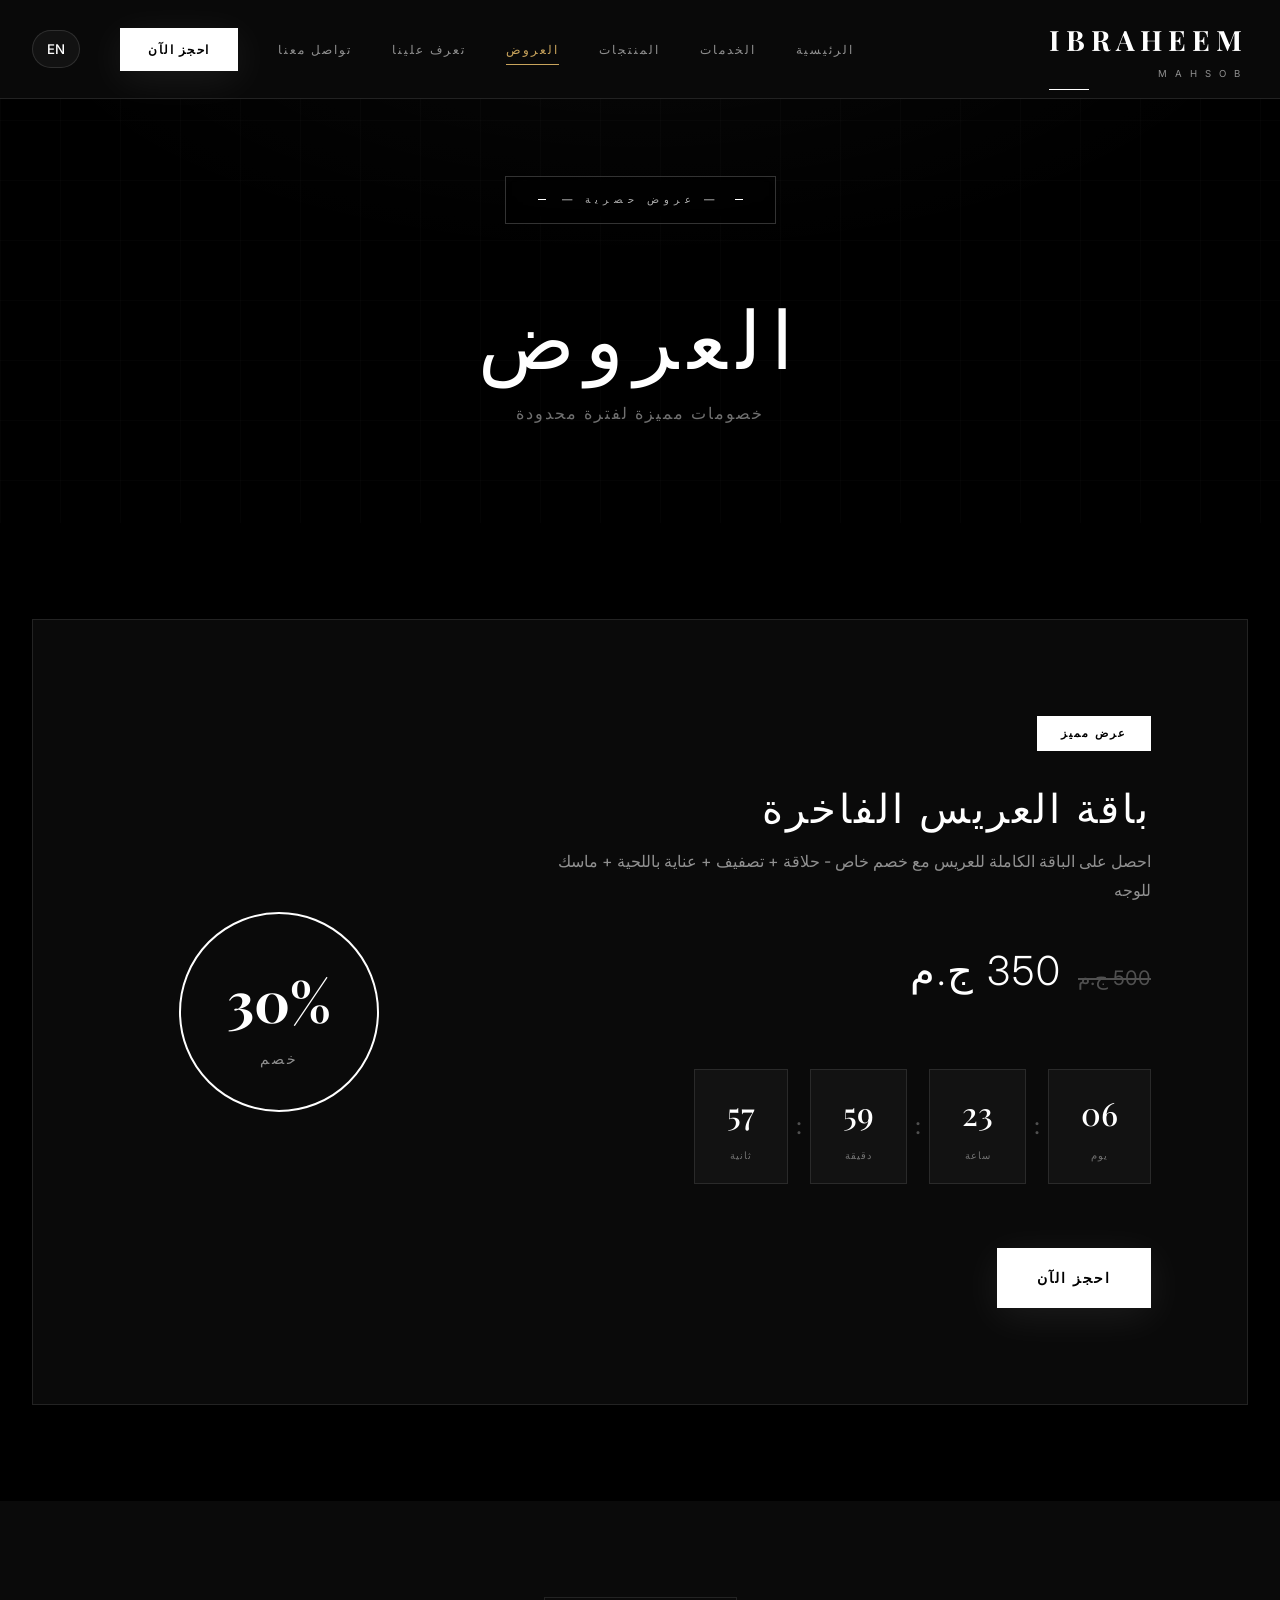
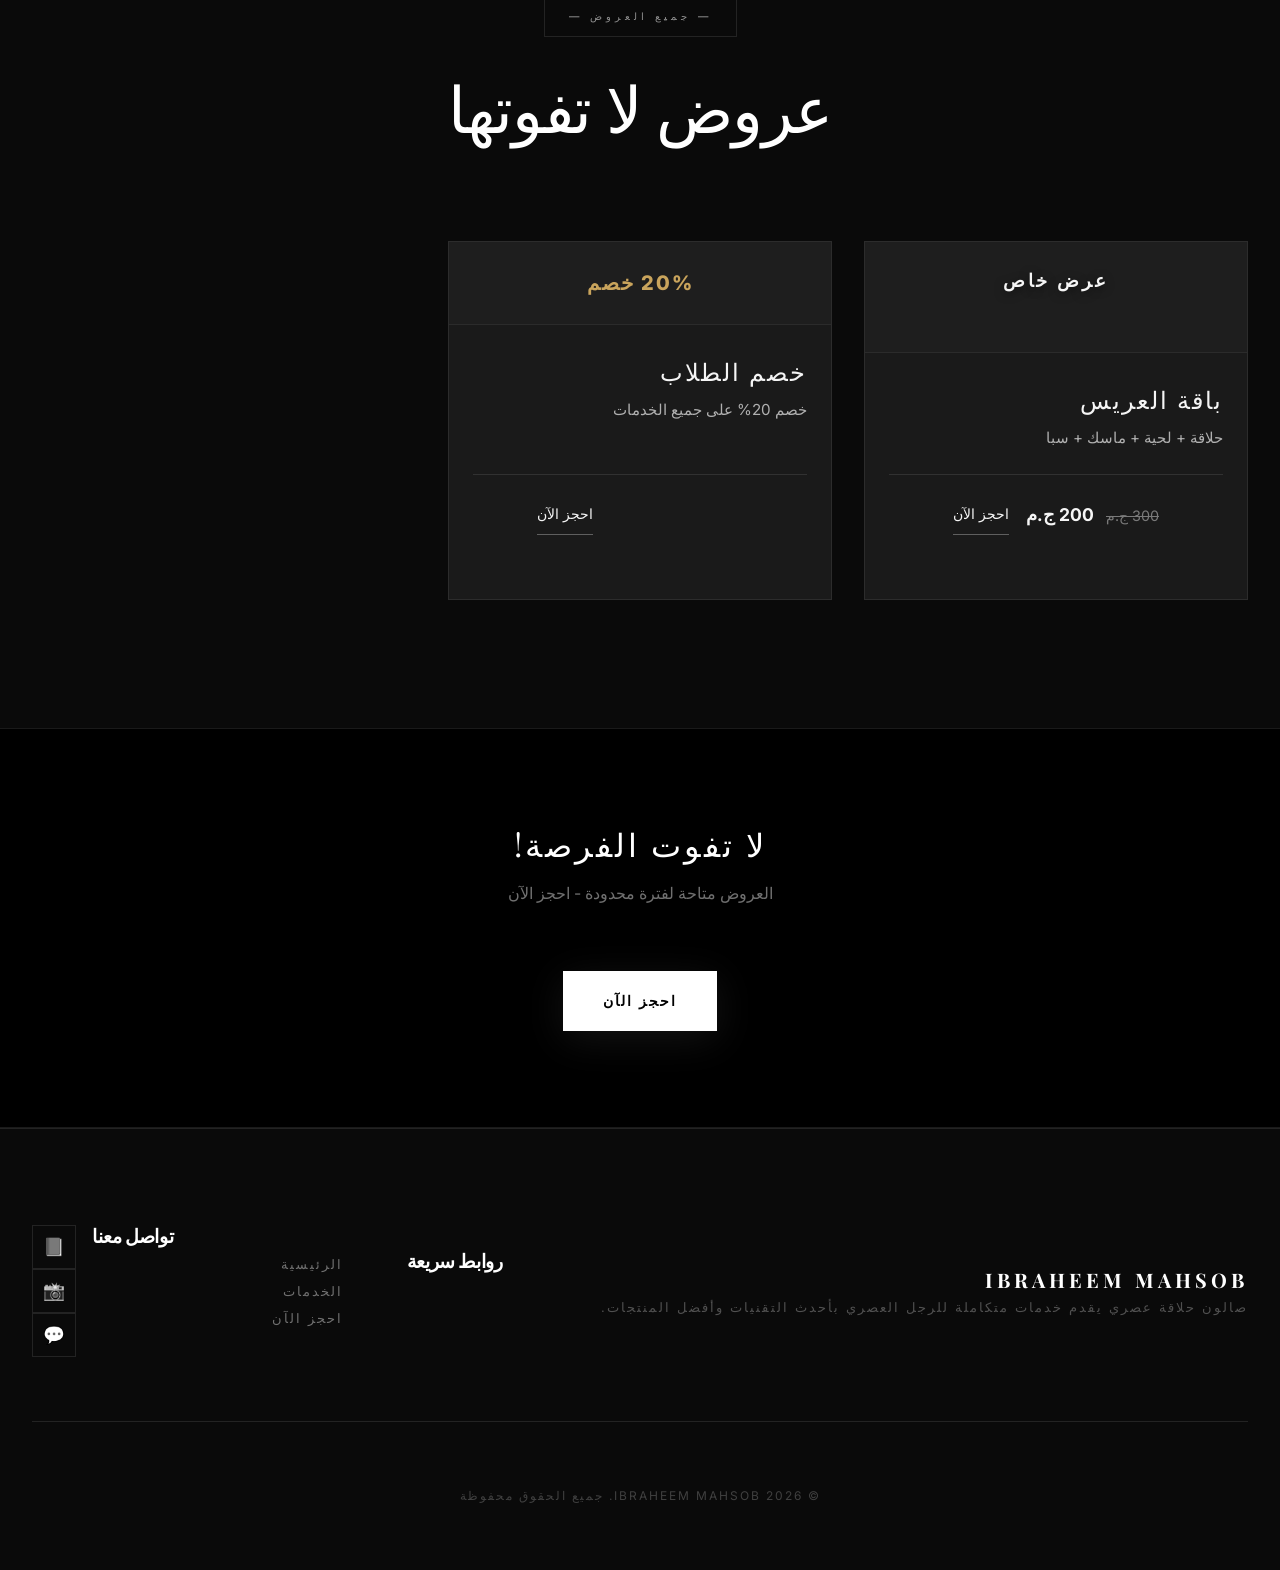
<file: offers.html>
<!DOCTYPE html>
<html lang="ar" dir="rtl">

<head>
    <meta charset="UTF-8">
    <meta name="viewport" content="width=device-width, initial-scale=1.0">
    <title>العروض | Ibraheem Mahsob</title>
    <meta name="description" content="عروض وخصومات حصرية من Ibraheem Mahsob">
    <link
        href="https://fonts.googleapis.com/css2?family=Playfair+Display:wght@400;500;600;700&family=Inter:wght@300;400;500;600&display=swap"
        rel="stylesheet">
    <link rel="stylesheet" href="css/style.css">
    <link rel="stylesheet" href="css/pages.css">
    <link rel="stylesheet" href="css/additions.css">
</head>

<body>
    <!-- Navigation -->
    <nav class="navbar">
        <div class="container">
            <a href="index.html" class="logo">
                <span class="logo-text">IBRAHEEM</span>
                <span class="logo-sub">MAHSOB</span>
            </a>
            <button class="nav-toggle" id="navToggle">
                <span></span>
                <span></span>
                <span></span>
            </button>
            <ul class="nav-menu" id="navMenu">
                <li><a href="index.html" data-i18n="nav.home">الرئيسية</a></li>
                <li><a href="services.html" data-i18n="nav.services">الخدمات</a></li>
                <li><a href="products.html" data-i18n="nav.products">المنتجات</a></li>
                <li><a href="offers.html" class="active" data-i18n="nav.offers">العروض</a></li>
                <li><a href="about.html" data-i18n="nav.about">تعرف علينا</a></li>
                <li><a href="contactus.html" data-i18n="nav.contact">تواصل معنا</a></li>
                <li><a href="booking.html" class="btn-nav" data-i18n="nav.booking">احجز الآن</a></li>
                <li>
                    <button class="lang-toggle" id="langToggle" type="button" aria-label="Toggle language">
                        <span id="langLabel">EN</span>
                    </button>
                </li>
            </ul>
        </div>
    </nav>

    <!-- Page Hero -->
    <section class="page-hero offers-hero">
        <div class="page-hero-bg"></div>
        <div class="container">
            <div class="page-hero-content">
                <span class="hero-badge" data-i18n="offers.hero.badge">— عروض حصرية —</span>
                <h1 data-i18n="offers.hero.title">العروض</h1>
                <p data-i18n="offers.hero.subtitle">خصومات مميزة لفترة محدودة</p>
            </div>
        </div>
    </section>

    <!-- Featured Offer with Countdown -->
    <section class="featured-offer-section">
        <div class="container">
            <div class="featured-offer" id="featuredOffer">
                <div class="featured-offer-content">
                    <span class="featured-badge" data-i18n="offers.featured.badge">عرض مميز</span>
                    <h2 data-i18n="offers.featured.title">باقة العريس الفاخرة</h2>
                    <p data-i18n="offers.featured.desc">احصل على الباقة الكاملة للعريس مع خصم خاص - حلاقة + تصفيف +
                        عناية باللحية + ماسك للوجه</p>
                    <div class="featured-price">
                        <span class="old">500 <span class="currency-symbol" data-i18n="currency">ج.م</span></span>
                        <span class="new">350 <span class="currency-symbol" data-i18n="currency">ج.م</span></span>
                    </div>
                    <div class="countdown" id="countdown">
                        <div class="countdown-item">
                            <span class="count-num" id="days">00</span>
                            <span class="count-label" data-i18n="offers.countdown.days">يوم</span>
                        </div>
                        <div class="countdown-sep">:</div>
                        <div class="countdown-item">
                            <span class="count-num" id="hours">00</span>
                            <span class="count-label" data-i18n="offers.countdown.hours">ساعة</span>
                        </div>
                        <div class="countdown-sep">:</div>
                        <div class="countdown-item">
                            <span class="count-num" id="minutes">00</span>
                            <span class="count-label" data-i18n="offers.countdown.minutes">دقيقة</span>
                        </div>
                        <div class="countdown-sep">:</div>
                        <div class="countdown-item">
                            <span class="count-num" id="seconds">00</span>
                            <span class="count-label" data-i18n="offers.countdown.seconds">ثانية</span>
                        </div>
                    </div>
                    <a href="booking.html" class="btn btn-primary" data-i18n="offers.btn">احجز الآن</a>
                </div>
                <div class="featured-offer-visual">
                    <div class="offer-circle">
                        <span class="discount-percent">30%</span>
                        <span class="discount-text" data-i18n="offers.featured.discount">خصم</span>
                    </div>
                </div>
            </div>
        </div>
    </section>

    <!-- All Offers -->
    <section class="offers-grid-section">
        <div class="container">
            <div class="section-header">
                <span class="section-badge" data-i18n="offers.grid.badge">— جميع العروض —</span>
                <h2 class="section-title" data-i18n="offers.grid.title">عروض لا تفوتها</h2>
            </div>

            <!-- GRID LAYOUT: Changing direct children count or order may break responsive wrap -->
            <div class="offers-grid" id="offersGrid">
                <!-- CONTENT MANAGED BY INLINE SCRIPT (loadOffers) - DO NOT EDIT MANUALLY -->
                <!-- Offers will be loaded dynamically -->
            </div>
        </div>
    </section>

    <!-- CTA Section -->
    <section class="cta-section">
        <div class="container">
            <div class="cta-content">
                <h2 data-i18n="offers.cta.title">لا تفوت الفرصة!</h2>
                <p data-i18n="offers.cta.desc">العروض متاحة لفترة محدودة - احجز الآن</p>
                <a href="booking.html" class="btn btn-primary" data-i18n="offers.cta.btn">احجز الآن</a>
            </div>
        </div>
    </section>

    <!-- Footer -->
    <footer class="footer">
        <div class="container">
            <div class="footer-content">
                <div class="footer-brand">
                    <span class="logo-text">IBRAHEEM MAHSOB</span>
                    <p data-i18n="footer.desc">صالون حلاقة بريميوم</p>
                </div>
                <div class="footer-links">
                    <h3 data-i18n="footer.quickLinks">روابط سريعة</h3>
                    <ul>
                        <li><a href="index.html" data-i18n="nav.home">الرئيسية</a></li>
                        <li><a href="services.html" data-i18n="nav.services">الخدمات</a></li>
                        <li><a href="booking.html" data-i18n="nav.booking">الحجز</a></li>
                    </ul>
                </div>
                <div class="footer-social">
                    <h3 data-i18n="footer.contact">تواصل معنا</h3>
                    <div class="social-icons">
                        <a href="#" class="social-link">📘</a>
                        <a href="#" class="social-link">📸</a>
                        <a href="#" class="social-link">💬</a>
                    </div>
                </div>
            </div>
            <div class="footer-bottom">
                <p data-i18n="footer.rights">© 2026 Ibraheem Mahsob. جميع الحقوق محفوظة</p>
            </div>
        </div>
    </footer>

    <!-- Admin access: /admin/index.html -->

    <!-- CRITICAL DEPENDENCY ORDER: START - app.js must trigger before inline scripts -->
    <script src="js/app.js"></script>
    <script src="js/i18n.js"></script>
    <script>
        // Initialize
        document.addEventListener('DOMContentLoaded', () => {
            loadOffers();
            startCountdown();
        });

        // Load offers
        function loadOffers() {
            const offers = DataStore.getOffers();
            const container = document.getElementById('offersGrid');

            if (offers.length === 0) {
                container.innerHTML = `
                    <div class="empty-state">
                        <span class="empty-icon">🎁</span>
                        <p data-i18n="offers.empty">لا توجد عروض حالياً</p>
                    </div>
                `;
                return;
            }

            container.innerHTML = offers.map(offer => {
                const discountHTML = offer.discount
                    ? `<div class="offer-card-header"><span class="offer-discount">${offer.discount} ${window.t('offer.discount')}</span></div>`
                    : `<div class="offer-card-header"><span class="offer-badge">${window.t('offer.special')}</span></div>`;

                const priceHTML = (offer.oldPrice && offer.newPrice)
                    ? `<div class="offer-price">
                               <span class="old">${offer.oldPrice} ${window.t('currency')}</span>
                               <span class="new">${offer.newPrice} ${window.t('currency')}</span>
                           </div>`
                    : (typeof offer.oldPrice === 'number' || (offer.oldPrice && offer.oldPrice !== 'null')
                        ? `<div class="offer-price"><span class="new">${offer.oldPrice} ${window.t('currency')}</span></div>`
                        : `<div class="offer-price"></div>`);

                // Fallback for title/desc if translation fails or returns key
                const tTitle = window.t('offer.' + offer.id + '.title');
                const title = (tTitle && !tTitle.startsWith('offer.')) ? tTitle : (offer.title || '');

                const tDesc = window.t('offer.' + offer.id + '.desc');
                const desc = (tDesc && !tDesc.startsWith('offer.')) ? tDesc : (offer.description || '');

                return `
                    <div class="offer-card-pro">
                        ${discountHTML}
                        <div class="offer-card-body">
                            <h3>${title}</h3>
                            <p>${desc}</p>
                            <div class="offer-card-footer">
                                ${priceHTML}
                                <a href="booking.html" class="btn-offer">${window.t('offer.book')}</a>
                            </div>
                        </div>
                    </div>
                `}).join('');
        }

        // Countdown timer
        function startCountdown() {
            // Set end date to 7 days from now
            const endDate = new Date();
            endDate.setDate(endDate.getDate() + 7);

            function updateCountdown() {
                const now = new Date().getTime();
                const distance = endDate.getTime() - now;

                if (distance < 0) {
                    document.getElementById('countdown').innerHTML = '<p>انتهى العرض</p>';
                    return;
                }

                const days = Math.floor(distance / (1000 * 60 * 60 * 24));
                const hours = Math.floor((distance % (1000 * 60 * 60 * 24)) / (1000 * 60 * 60));
                const minutes = Math.floor((distance % (1000 * 60 * 60)) / (1000 * 60));
                const seconds = Math.floor((distance % (1000 * 60)) / 1000);

                document.getElementById('days').textContent = days.toString().padStart(2, '0');
                document.getElementById('hours').textContent = hours.toString().padStart(2, '0');
                document.getElementById('minutes').textContent = minutes.toString().padStart(2, '0');
                document.getElementById('seconds').textContent = seconds.toString().padStart(2, '0');
            }

            updateCountdown();
            setInterval(updateCountdown, 1000);
        }
        // Hook for language change re-rendering
        window.reloadDynamicContent = function () {
            if (typeof loadOffers === 'function') loadOffers();
            // Update currency in featured offer if static
            const curr = document.querySelectorAll('.currency-symbol');
            curr.forEach(el => el.textContent = window.t('currency'));
        };
    </script>
    <!-- CRITICAL DEPENDENCY ORDER: END -->
</body>

</html>
</file>
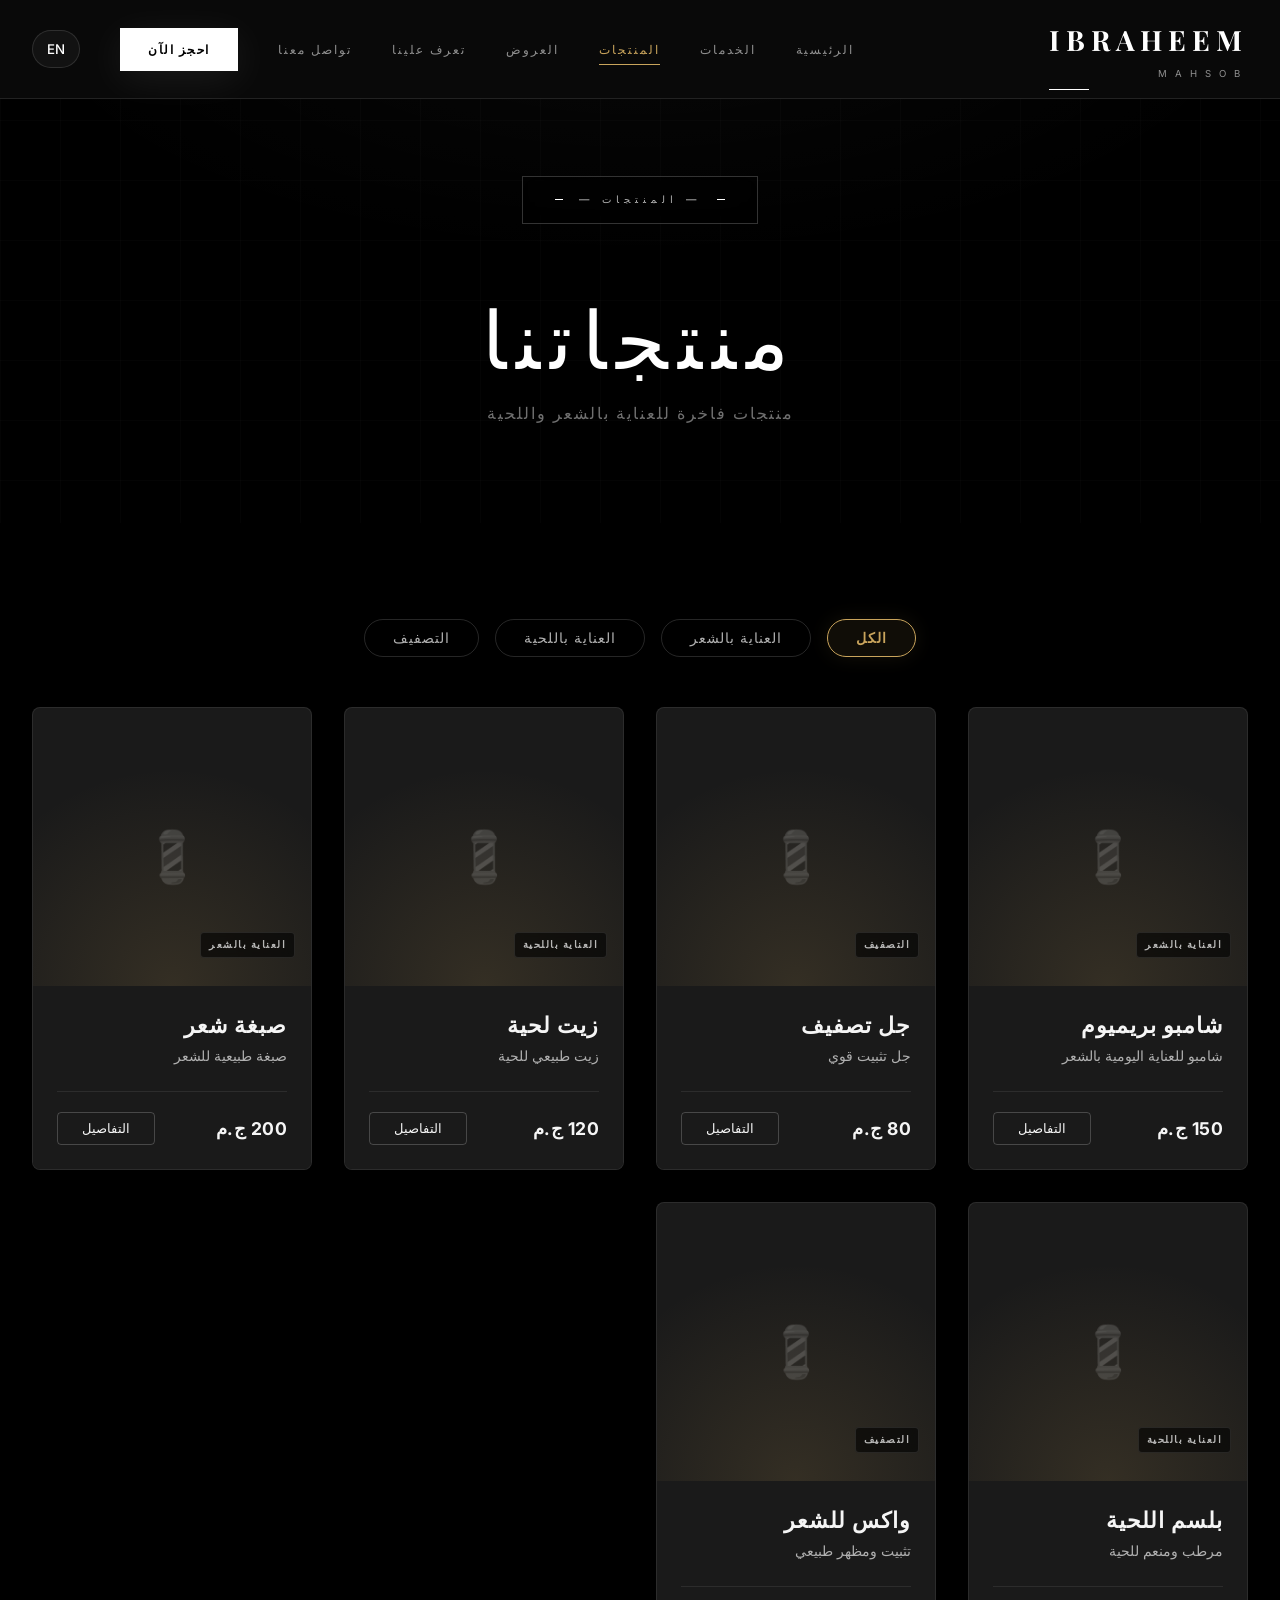
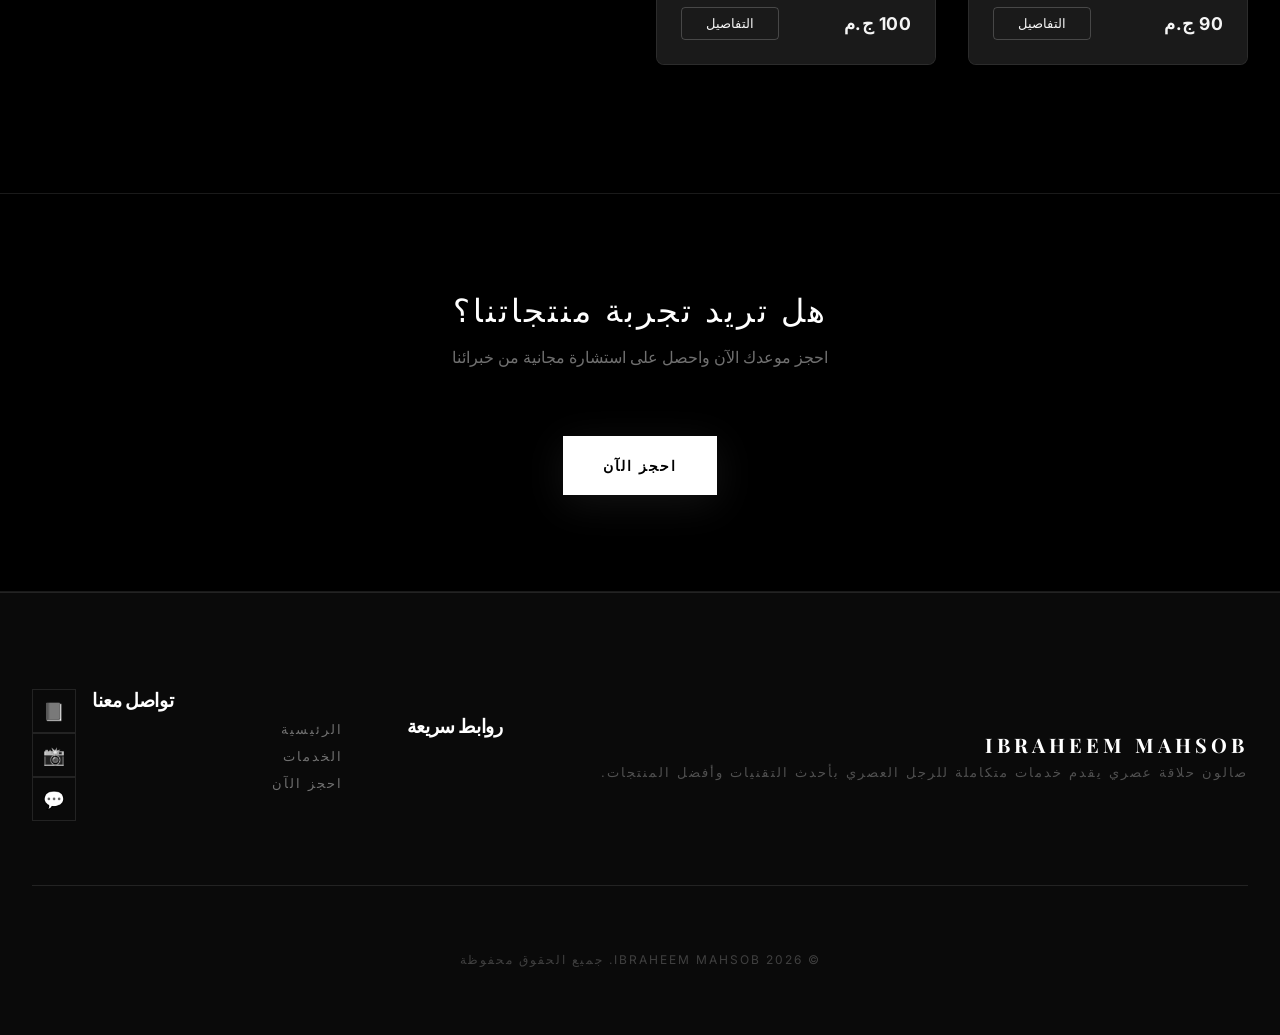
<file: products.html>
<!DOCTYPE html>
<html lang="ar" dir="rtl">

<head>
    <meta charset="UTF-8">
    <meta name="viewport" content="width=device-width, initial-scale=1.0">
    <title>المنتجات | Ibraheem Mahsob</title>
    <meta name="description" content="منتجات العناية بالشعر واللحية من Ibraheem Mahsob">
    <link
        href="https://fonts.googleapis.com/css2?family=Playfair+Display:wght@400;500;600;700&family=Inter:wght@300;400;500;600&display=swap"
        rel="stylesheet">
    <link rel="stylesheet" href="css/style.css">
    <link rel="stylesheet" href="css/pages.css">
    <link rel="stylesheet" href="css/additions.css">
</head>

<body>
    <!-- Navigation -->
    <nav class="navbar">
        <div class="container">
            <a href="index.html" class="logo">
                <span class="logo-text">IBRAHEEM</span>
                <span class="logo-sub">MAHSOB</span>
            </a>
            <button class="nav-toggle" id="navToggle">
                <span></span>
                <span></span>
                <span></span>
            </button>
            <ul class="nav-menu" id="navMenu">
                <li><a href="index.html" data-i18n="nav.home">الرئيسية</a></li>
                <li><a href="services.html" data-i18n="nav.services">الخدمات</a></li>
                <li><a href="products.html" class="active" data-i18n="nav.products">المنتجات</a></li>
                <li><a href="offers.html" data-i18n="nav.offers">العروض</a></li>
                <li><a href="about.html" data-i18n="nav.about">تعرف علينا</a></li>
                <li><a href="contactus.html" data-i18n="nav.contact">تواصل معنا</a></li>
                <li><a href="booking.html" class="btn-nav" data-i18n="nav.booking">احجز الآن</a></li>
                <li>
                    <button class="lang-toggle" id="langToggle" type="button" aria-label="Toggle language">
                        <span id="langLabel">EN</span>
                    </button>
                </li>
            </ul>
        </div>
    </nav>

    <!-- Page Hero -->
    <section class="page-hero">
        <div class="page-hero-bg"></div>
        <div class="container">
            <div class="page-hero-content">
                <span class="hero-badge" data-i18n="products.hero.badge">— المنتجات —</span>
                <h1 data-i18n="products.hero.title">منتجاتنا</h1>
                <p data-i18n="products.hero.subtitle">منتجات فاخرة للعناية بالشعر واللحية</p>
            </div>
        </div>
    </section>

    <!-- Products Categories -->
    <section class="products-section">
        <div class="container">
            <!-- Categories Filter -->
            <div class="products-filter">
                <button class="filter-btn active" data-category="all" data-i18n="products.filter.all">الكل</button>
                <button class="filter-btn" data-category="hair" data-i18n="products.filter.hair">العناية بالشعر</button>
                <button class="filter-btn" data-category="beard" data-i18n="products.filter.beard">العناية
                    باللحية</button>
                <button class="filter-btn" data-category="styling" data-i18n="products.filter.styling">التصفيف</button>
            </div>

            <!-- Products Grid -->
            <!-- GRID LAYOUT: Changing direct children count or order may break responsive wrap -->
            <div class="products-grid" id="productsGrid">
                <!-- CONTENT MANAGED BY INLINE SCRIPT (renderProducts) - DO NOT EDIT MANUALLY -->
                <!-- Products will be loaded dynamically -->
            </div>
        </div>
    </section>

    <!-- Product Modal -->
    <div class="modal" id="productModal">
        <div class="modal-content product-modal-content">
            <button class="modal-close" onclick="closeProductModal()">×</button>
            <div class="product-modal-grid">
                <div class="product-modal-image">
                    <div class="product-image-placeholder" id="modalProductImage">
                        <span id="modalProductIcon">💈</span>
                    </div>
                </div>
                <div class="product-modal-info">
                    <span class="product-category" id="modalProductCategory">—</span>
                    <h2 id="modalProductName">—</h2>
                    <p class="product-description" id="modalProductDesc">—</p>
                    <div class="product-price-large" id="modalProductPrice">—</div>
                    <div class="product-features">
                        <div class="feature-item">
                            <span class="feature-icon">✓</span>
                            <span data-i18n="products.modal.authentic">منتج أصلي 100%</span>
                        </div>
                        <div class="feature-item">
                            <span class="feature-icon">✓</span>
                            <span data-i18n="products.modal.quality">جودة عالية</span>
                        </div>
                        <div class="feature-item">
                            <span class="feature-icon">✓</span>
                            <span data-i18n="products.modal.available">متوفر في الصالون</span>
                        </div>
                    </div>
                    <a href="booking.html" class="btn btn-primary" data-i18n="products.modal.bookBtn">احجز واحصل
                        عليه</a>
                </div>
            </div>
        </div>
    </div>

    <!-- CTA Section -->
    <section class="cta-section">
        <div class="container">
            <div class="cta-content">
                <h2 data-i18n="products.cta.title">هل تريد تجربة منتجاتنا؟</h2>
                <p data-i18n="products.cta.desc">احجز موعدك الآن واحصل على استشارة مجانية من خبرائنا</p>
                <a href="booking.html" class="btn btn-primary" data-i18n="products.cta.btn">احجز الآن</a>
            </div>
        </div>
    </section>

    <!-- Footer -->
    <footer class="footer">
        <div class="container">
            <div class="footer-content">
                <div class="footer-brand">
                    <span class="logo-text">IBRAHEEM MAHSOB</span>
                    <p data-i18n="footer.desc">صالون حلاقة بريميوم</p>
                </div>
                <div class="footer-links">
                    <h3 data-i18n="footer.quickLinks">روابط سريعة</h3>
                    <ul>
                        <li><a href="index.html" data-i18n="nav.home">الرئيسية</a></li>
                        <li><a href="services.html" data-i18n="nav.services">الخدمات</a></li>
                        <li><a href="booking.html" data-i18n="nav.booking">الحجز</a></li>
                    </ul>
                </div>
                <div class="footer-social">
                    <h3 data-i18n="footer.contact">تواصل معنا</h3>
                    <div class="social-icons">
                        <a href="#" class="social-link">📘</a>
                        <a href="#" class="social-link">📸</a>
                        <a href="#" class="social-link">💬</a>
                    </div>
                </div>
            </div>
            <div class="footer-bottom">
                <p data-i18n="footer.rights">© 2026 Ibraheem Mahsob. جميع الحقوق محفوظة</p>
            </div>
        </div>
    </footer>

    <!-- Admin access: /admin/index.html -->

    <!-- CRITICAL DEPENDENCY ORDER: START -->
    <script src="js/app.js"></script>
    <script src="js/i18n.js"></script>
    <script>
        // Initialize
        document.addEventListener('DOMContentLoaded', () => {
            loadProducts();
            setupFilter();
        });

        // Load products
        function loadProducts() {
            const products = DataStore.getProducts();
            renderProducts(products);
        }

        // Render products
        function renderProducts(products) {
            const container = document.getElementById('productsGrid');

            if (products.length === 0) {
                container.innerHTML = `
                    <div class="empty-state">
                        <span class="empty-icon">📦</span>
                        <p data-i18n="products.empty">لا توجد منتجات حالياً</p>
                    </div>
                `;
                return;
            }

            container.innerHTML = products.map(product => `
                    <div class="product-card">
                        <div class="product-image">
                            <span class="product-category-tag">${window.t('products.filter.' + product.category)}</span>
                            <!-- Placeholder with Spotlight Effect -->
                            <div class="product-placeholder">
                                <span class="placeholder-icon">${product.icon || '💈'}</span>
                            </div>
                        </div>
                        <div class="product-info">
                            <h3>${window.t('product.' + product.id + '.name')}</h3>
                            <p>${window.t('product.' + product.id + '.desc')}</p>
                            <div class="product-card-footer">
                                <span class="product-price">${product.price} ${window.t('currency')}</span>
                                <button class="product-btn" onclick="openProductModal(${product.id})">${window.t('product.details')}</button>
                            </div>
                        </div>
                    </div>
                `).join('');
        }

        // Get category name
        function getCategoryName(category) {
            const names = {
                'hair': 'العناية بالشعر',
                'beard': 'العناية باللحية',
                'styling': 'التصفيف'
            };
            return names[category] || 'منتج';
        }

        // Setup filter
        function setupFilter() {
            document.querySelectorAll('.filter-btn').forEach(btn => {
                btn.addEventListener('click', () => {
                    document.querySelectorAll('.filter-btn').forEach(b => b.classList.remove('active'));
                    btn.classList.add('active');

                    const category = btn.dataset.category;
                    const products = DataStore.getProducts();

                    if (category === 'all') {
                        renderProducts(products);
                    } else {
                        renderProducts(products.filter(p => p.category === category));
                    }
                });
            });
        }

        // Open product modal
        function openProductModal(id) {
            const products = DataStore.getProducts();
            const product = products.find(p => p.id === id);
            const modal = document.getElementById('productModal');

            if (product) {
                document.getElementById('modalProductIcon').textContent = product.icon || '💈';
                document.getElementById('modalProductCategory').textContent = window.t('products.filter.' + product.category);
                document.getElementById('modalProductName').textContent = window.t('product.' + product.id + '.name');
                document.getElementById('modalProductDesc').textContent = window.t('product.' + product.id + '.desc');
                document.getElementById('modalProductPrice').textContent = product.price + ' ' + window.t('currency');

                // Image placeholdering
                document.getElementById('modalProductImage').innerHTML = `
                    <div style="width:100%; height:100%; display:flex; justify-content:center; align-items:center; background:#1a1a1a; color:#555; font-size:60px;">
                        💈
                    </div>
                `;

                modal.classList.add('active');
                document.body.style.overflow = 'hidden';
            }
        }

        // Close product modal
        function closeProductModal() {
            document.getElementById('productModal').classList.remove('active');
            document.body.style.overflow = '';
        }

        // Hook for language change re-rendering
        window.reloadDynamicContent = function () {
            if (typeof loadProducts === 'function') loadProducts();
        };
        // Close modal on outside click
        document.getElementById('productModal').addEventListener('click', (e) => {
            if (e.target.id === 'productModal') {
                closeProductModal();
            }
        });
    </script>
    <!-- CRITICAL DEPENDENCY ORDER: END -->
</body>

</html>
</file>
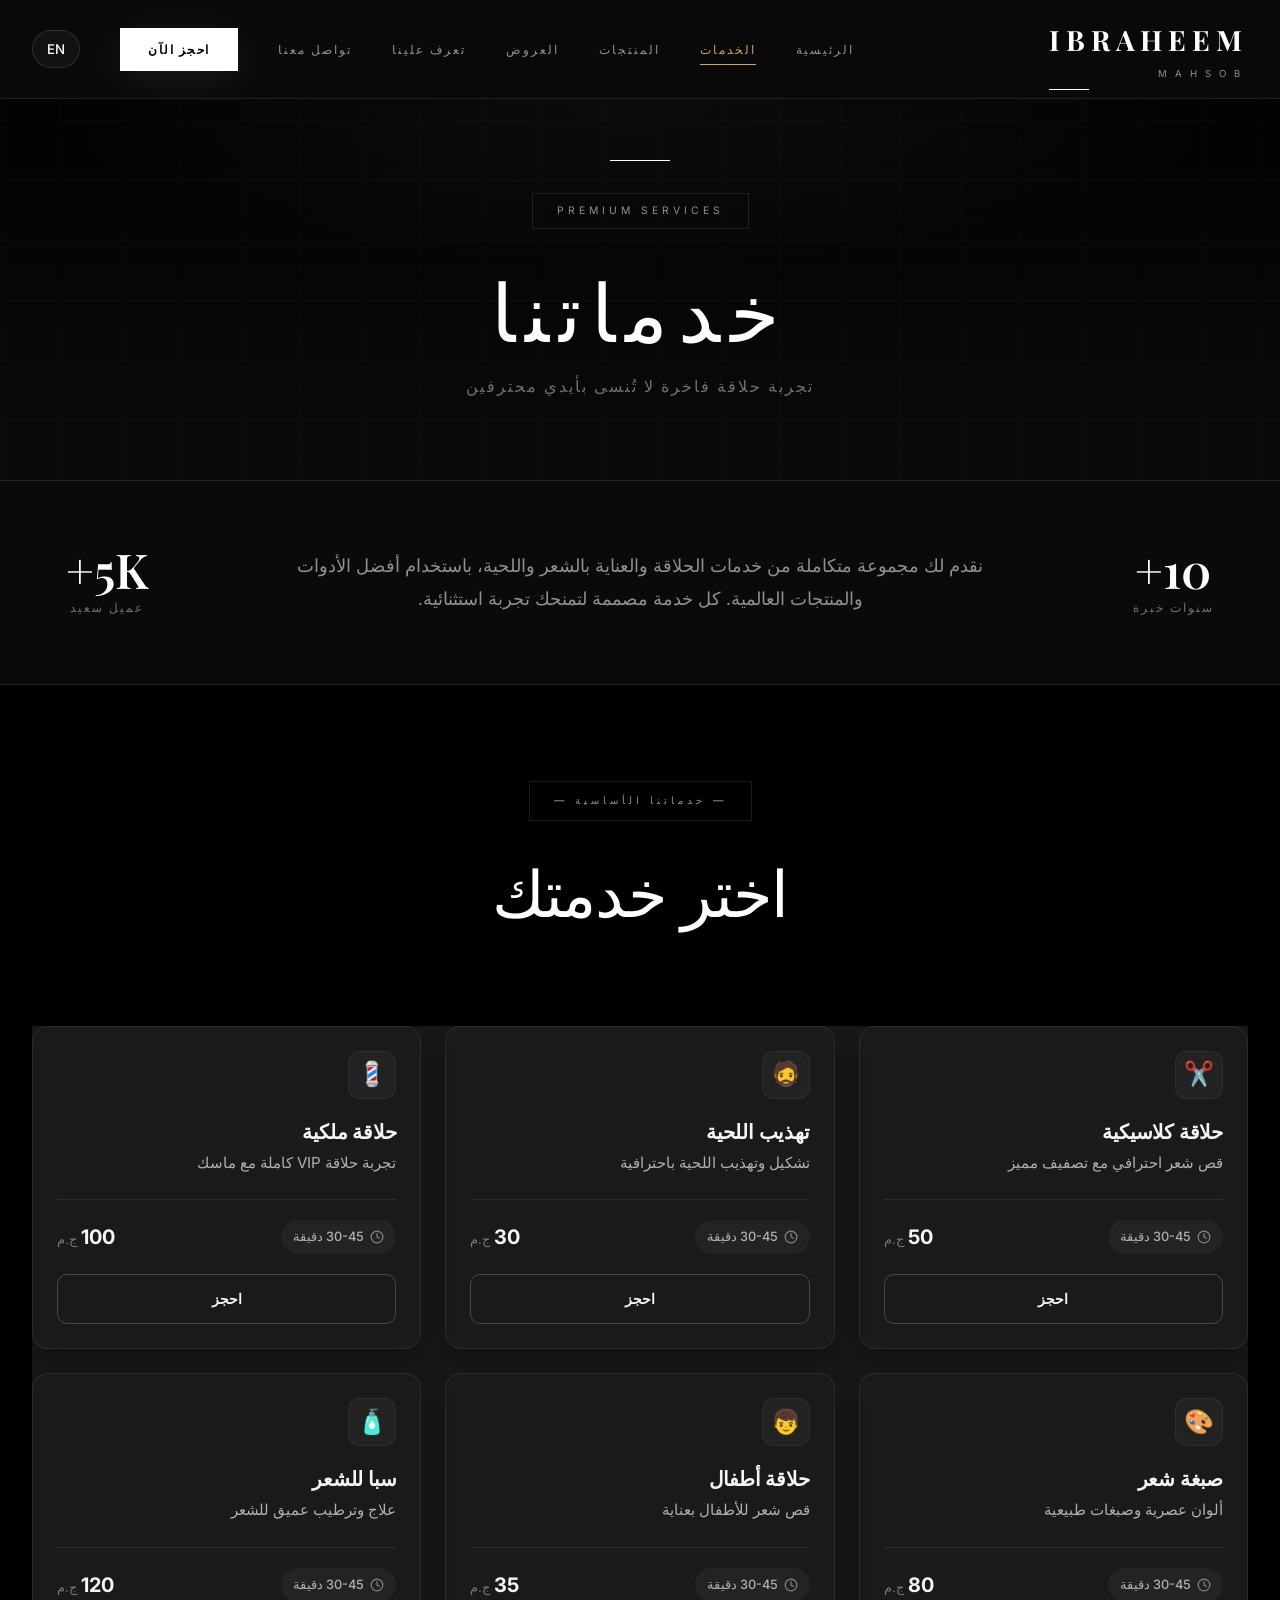
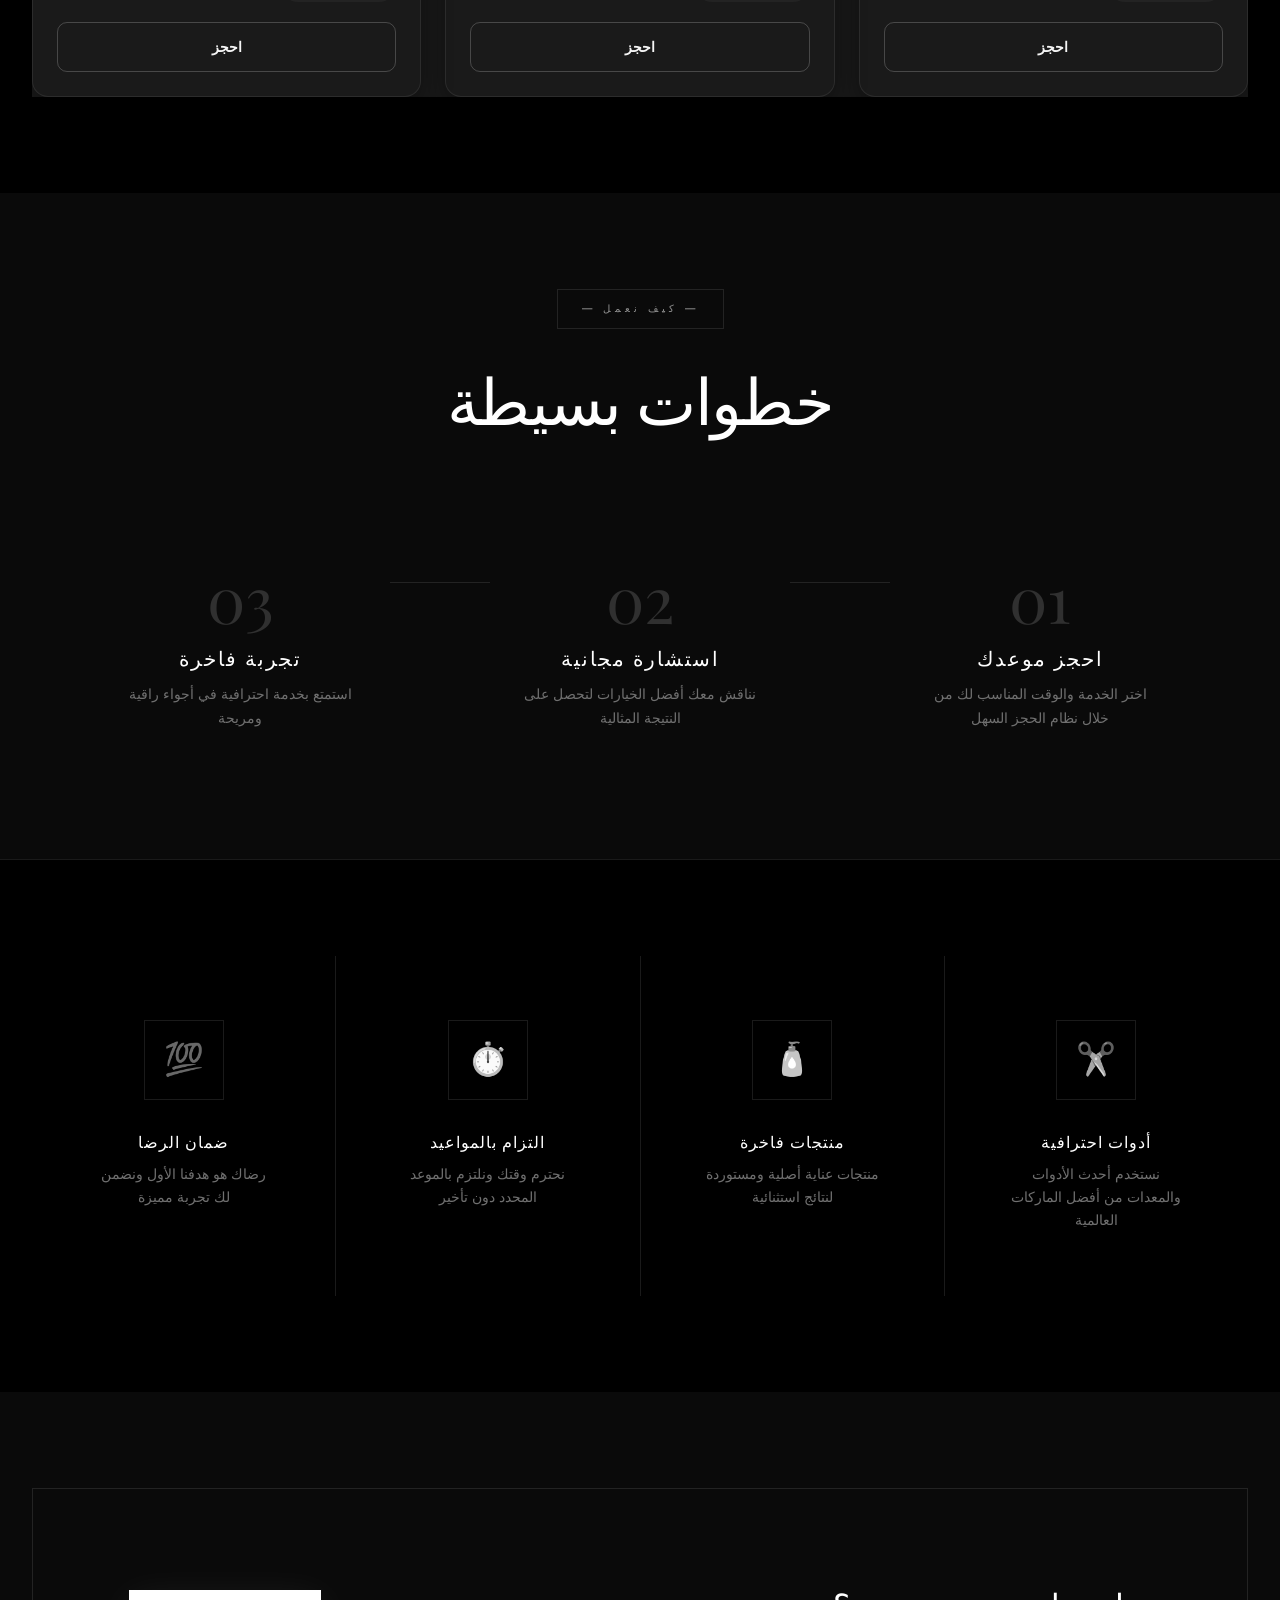
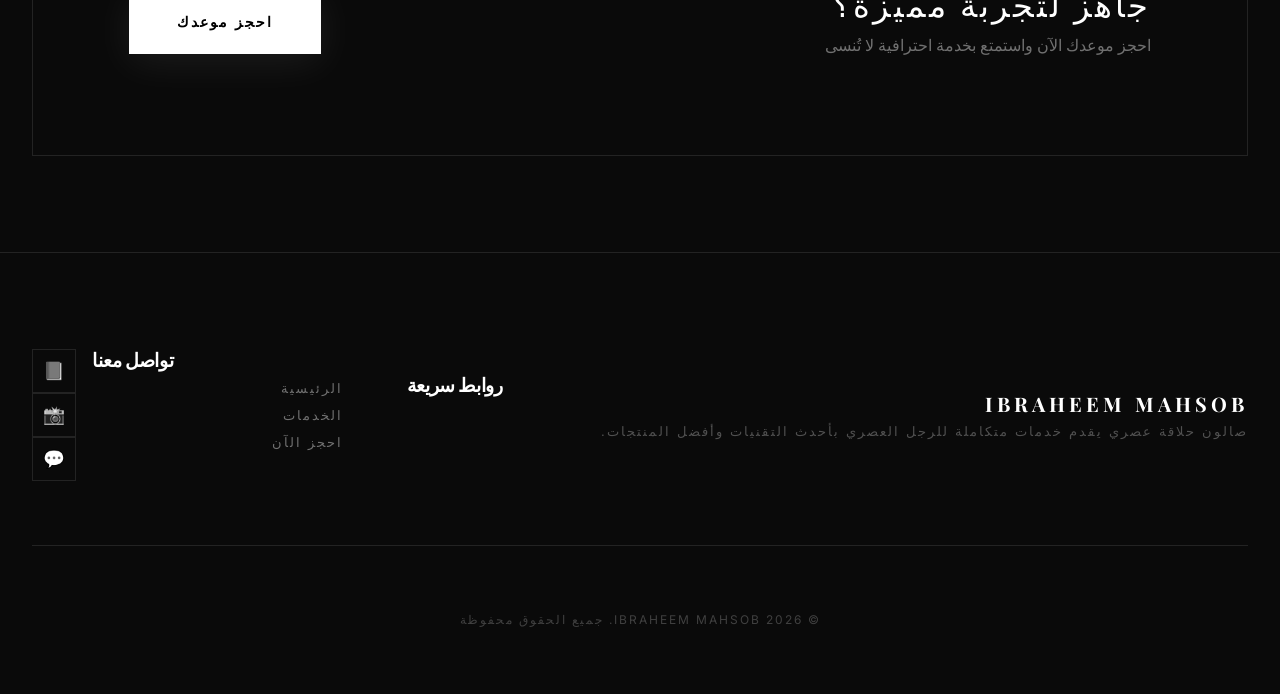
<file: services.html>
<!DOCTYPE html>
<html lang="ar" dir="rtl">

<head>
    <meta charset="UTF-8">
    <meta name="viewport" content="width=device-width, initial-scale=1.0">
    <title>الخدمات | Ibraheem Mahsob</title>
    <meta name="description" content="خدمات الحلاقة الفاخرة من Ibraheem Mahsob">
    <link
        href="https://fonts.googleapis.com/css2?family=Playfair+Display:wght@400;500;600;700&family=Inter:wght@300;400;500;600&display=swap"
        rel="stylesheet">
    <link rel="stylesheet" href="css/style.css">
    <link rel="stylesheet" href="css/services.css">
    <link rel="stylesheet" href="css/additions.css">
</head>

<body>
    <!-- Navigation -->
    <nav class="navbar">
        <div class="container">
            <a href="index.html" class="logo">
                <span class="logo-text">IBRAHEEM</span>
                <span class="logo-sub">MAHSOB</span>
            </a>
            <button class="nav-toggle" id="navToggle">
                <span></span>
                <span></span>
                <span></span>
            </button>
            <ul class="nav-menu" id="navMenu">
                <li><a href="index.html" data-i18n="nav.home">الرئيسية</a></li>
                <li><a href="services.html" class="active" data-i18n="nav.services">الخدمات</a></li>
                <li><a href="products.html" data-i18n="nav.products">المنتجات</a></li>
                <li><a href="offers.html" data-i18n="nav.offers">العروض</a></li>
                <li><a href="about.html" data-i18n="nav.about">تعرف علينا</a></li>
                <li><a href="contactus.html" data-i18n="nav.contact">تواصل معنا</a></li>
                <li><a href="booking.html" class="btn-nav" data-i18n="nav.booking">احجز الآن</a></li>
                <li>
                    <button class="lang-toggle" id="langToggle" type="button" aria-label="Toggle language">
                        <span id="langLabel">EN</span>
                    </button>
                </li>
            </ul>
        </div>
    </nav>

    <!-- Hero Section -->
    <section class="services-hero">
        <div class="services-hero-bg"></div>
        <div class="container">
            <div class="services-hero-content">
                <div class="hero-line"></div>
                <span class="services-hero-badge" data-i18n="services.hero.badge">PREMIUM SERVICES</span>
                <h1 data-i18n="services.hero.title">خدماتنا</h1>
                <p data-i18n="services.hero.subtitle">تجربة حلاقة فاخرة لا تُنسى بأيدي محترفين</p>
            </div>
        </div>
    </section>

    <!-- Services Intro -->
    <section class="services-intro-section">
        <div class="container">
            <div class="intro-grid">
                <div class="intro-stat">
                    <span class="stat-number" data-i18n="services.stat.years">10+</span>
                    <span class="stat-label" data-i18n="services.stat.yearsLabel">سنوات خبرة</span>
                </div>
                <div class="intro-text">
                    <p data-i18n="services.intro.text">نقدم لك مجموعة متكاملة من خدمات الحلاقة والعناية بالشعر واللحية،
                        باستخدام أفضل الأدوات والمنتجات
                        العالمية. كل خدمة مصممة لتمنحك تجربة استثنائية.</p>
                </div>
                <div class="intro-stat">
                    <span class="stat-number" data-i18n="services.stat.clients">5K+</span>
                    <span class="stat-label" data-i18n="services.stat.clientsLabel">عميل سعيد</span>
                </div>
            </div>
        </div>
    </section>

    <!-- Main Services -->
    <section class="main-services-section">
        <div class="container">
            <div class="section-header">
                <span class="section-badge" data-i18n="services.main.badge">— خدماتنا الأساسية —</span>
                <h2 class="section-title" data-i18n="services.main.title">اختر خدمتك</h2>
            </div>

            <div class="services-showcase" id="servicesShowcase">
                <!-- CONTENT MANAGED BY INLINE SCRIPT (loadServices) - Uses 'service-showcase-item' class structure -->
                <!-- WARNING: Do not replace with app.js UI.renderServices() (uses different 'service-card' layout) -->
                <!-- Services will be loaded dynamically -->
            </div>
        </div>
    </section>

    <!-- Process Section -->
    <section class="process-section">
        <div class="container">
            <div class="section-header">
                <span class="section-badge" data-i18n="services.process.badge">— كيف نعمل —</span>
                <h2 class="section-title" data-i18n="services.process.title">خطوات بسيطة</h2>
            </div>

            <div class="process-grid">
                <div class="process-step">
                    <div class="step-number">01</div>
                    <div class="step-content">
                        <h3 data-i18n="services.process.step1.title">احجز موعدك</h3>
                        <p data-i18n="services.process.step1.desc">اختر الخدمة والوقت المناسب لك من خلال نظام الحجز
                            السهل</p>
                    </div>
                </div>
                <div class="process-line"></div>
                <div class="process-step">
                    <div class="step-number">02</div>
                    <div class="step-content">
                        <h3 data-i18n="services.process.step2.title">استشارة مجانية</h3>
                        <p data-i18n="services.process.step2.desc">نناقش معك أفضل الخيارات لتحصل على النتيجة المثالية
                        </p>
                    </div>
                </div>
                <div class="process-line"></div>
                <div class="process-step">
                    <div class="step-number">03</div>
                    <div class="step-content">
                        <h3 data-i18n="services.process.step3.title">تجربة فاخرة</h3>
                        <p data-i18n="services.process.step3.desc">استمتع بخدمة احترافية في أجواء راقية ومريحة</p>
                    </div>
                </div>
            </div>
        </div>
    </section>

    <!-- Features Section -->
    <section class="features-section">
        <div class="container">
            <div class="features-grid">
                <div class="feature-card">
                    <div class="feature-icon">
                        <span>✂️</span>
                    </div>
                    <h3 data-i18n="services.feature1.title">أدوات احترافية</h3>
                    <p data-i18n="services.feature1.desc">نستخدم أحدث الأدوات والمعدات من أفضل الماركات العالمية</p>
                </div>
                <div class="feature-card">
                    <div class="feature-icon">
                        <span>🧴</span>
                    </div>
                    <h3 data-i18n="services.feature2.title">منتجات فاخرة</h3>
                    <p data-i18n="services.feature2.desc">منتجات عناية أصلية ومستوردة لنتائج استثنائية</p>
                </div>
                <div class="feature-card">
                    <div class="feature-icon">
                        <span>⏱️</span>
                    </div>
                    <h3 data-i18n="services.feature3.title">التزام بالمواعيد</h3>
                    <p data-i18n="services.feature3.desc">نحترم وقتك ونلتزم بالموعد المحدد دون تأخير</p>
                </div>
                <div class="feature-card">
                    <div class="feature-icon">
                        <span>💯</span>
                    </div>
                    <h3 data-i18n="services.feature4.title">ضمان الرضا</h3>
                    <p data-i18n="services.feature4.desc">رضاك هو هدفنا الأول ونضمن لك تجربة مميزة</p>
                </div>
            </div>
        </div>
    </section>

    <!-- CTA Section -->
    <section class="services-cta-section">
        <div class="container">
            <div class="cta-box">
                <div class="cta-content">
                    <h2 data-i18n="services.cta.title">جاهز لتجربة مميزة؟</h2>
                    <p data-i18n="services.cta.desc">احجز موعدك الآن واستمتع بخدمة احترافية لا تُنسى</p>
                </div>
                <a href="booking.html" class="btn btn-primary btn-large" data-i18n="services.cta.btn">احجز موعدك</a>
            </div>
        </div>
    </section>

    <!-- Footer -->
    <footer class="footer">
        <div class="container">
            <div class="footer-content">
                <div class="footer-brand">
                    <span class="logo-text">IBRAHEEM MAHSOB</span>
                    <p data-i18n="footer.desc">صالون حلاقة بريميوم</p>
                </div>
                <div class="footer-links">
                    <h3 data-i18n="footer.quickLinks">روابط سريعة</h3>
                    <ul>
                        <li><a href="index.html" data-i18n="nav.home">الرئيسية</a></li>
                        <li><a href="services.html" data-i18n="nav.services">الخدمات</a></li>
                        <li><a href="booking.html" data-i18n="nav.booking">الحجز</a></li>
                    </ul>
                </div>
                <div class="footer-social">
                    <h3 data-i18n="footer.contact">تواصل معنا</h3>
                    <div class="social-icons">
                        <a href="#" class="social-link">📘</a>
                        <a href="#" class="social-link">📸</a>
                        <a href="#" class="social-link">💬</a>
                    </div>
                </div>
            </div>
            <div class="footer-bottom">
                <p data-i18n="footer.rights">© 2026 Ibraheem Mahsob. جميع الحقوق محفوظة</p>
            </div>
        </div>
    </footer>

    <!-- Admin access: /admin/index.html -->

    <!-- CRITICAL DEPENDENCY ORDER: START - app.js must trigger before inline scripts -->
    <script src="js/app.js"></script>
    <script src="js/i18n.js"></script>
    <script>
        // Hook for language change re-rendering
        window.reloadDynamicContent = function () {
            if (typeof loadServices === 'function') loadServices();
        };
    </script>
    <script>
        // Initialize
        document.addEventListener('DOMContentLoaded', () => {
            loadServices();
        });

        // Load services with premium design
        function loadServices() {
            const services = DataStore.getServices();
            const container = document.getElementById('servicesShowcase');

            container.innerHTML = services.map(service => `
                    <div class="service-card-pro">
                        <div class="service-card-content">
                            <div class="service-icon-box">
                                ${service.icon || '✂️'}
                            </div>
                            <h3 class="service-title">${window.t('service.' + service.id + '.name')}</h3>
                            <p class="service-desc">${window.t('service.' + service.id + '.desc')}</p>
                        </div>
                        <div class="service-meta-row">
                            <div class="service-duration-chip">
                                <svg width="14" height="14" viewBox="0 0 24 24" fill="none" stroke="currentColor" stroke-width="2" stroke-linecap="round" stroke-linejoin="round">
                                    <circle cx="12" cy="12" r="10"></circle>
                                    <polyline points="12 6 12 12 16 14"></polyline>
                                </svg>
                                ${window.t('service.time')}
                            </div>
                            <div class="service-price-box">
                                ${service.price} <small>${window.t('currency')}</small>
                            </div>
                        </div>
                        <div class="service-action-row">
                            <a href="booking.html" class="btn-service-book">${window.t('service.book')}</a>
                        </div>
                    </div>
                `).join('');
        }
    </script>
    <!-- CRITICAL DEPENDENCY ORDER: END -->
</body>

</html>
</file>
<file: css/style.css>
/* ============================================
   IBRAHEEM MAHSOB - MONOCHROME PREMIUM DESIGN
   Pure Black & White Luxury Barbershop
   ============================================
   ⚠️ PRESERVATION LOCKED: Do not run "Cleanup CSS" tools.
   ⚠️ GLOBAL STYLES: Changing these will break layout across all pages.
   ============================================ */

/* === CSS Variables === */
:root {
    /* Pure Black & White Palette */
    --black: #000000;
    --black-rich: #050505;
    --black-deep: #0a0a0a;
    --black-soft: #111111;
    --black-medium: #1a1a1a;
    --black-light: #222222;

    --white: #ffffff;
    --white-off: #fafafa;
    --white-cream: #f5f5f5;
    --white-dim: #e8e8e8;

    --gray-100: #f0f0f0;
    --gray-200: #d0d0d0;
    --gray-300: #b0b0b0;
    --gray-400: #909090;
    --gray-500: #707070;
    --gray-600: #505050;
    --gray-700: #404040;
    --gray-800: #303030;
    --gray-900: #202020;

    /* Typography */
    --font-heading: 'Playfair Display', serif;
    --font-body: 'Inter', sans-serif;

    /* Spacing */
    --space-xs: 0.5rem;
    --space-sm: 1rem;
    --space-md: 2rem;
    --space-lg: 4rem;
    --space-xl: 6rem;
    --space-2xl: 8rem;

    /* Transitions */
    --transition-fast: 0.2s cubic-bezier(0.4, 0, 0.2, 1);
    --transition-normal: 0.4s cubic-bezier(0.4, 0, 0.2, 1);
    --transition-slow: 0.6s cubic-bezier(0.4, 0, 0.2, 1);
    --transition-bounce: 0.5s cubic-bezier(0.68, -0.55, 0.265, 1.55);

    /* Shadows */
    --shadow-sm: 0 2px 10px rgba(0, 0, 0, 0.5);
    --shadow-md: 0 8px 30px rgba(0, 0, 0, 0.6);
    --shadow-lg: 0 20px 60px rgba(0, 0, 0, 0.7);
    --shadow-white: 0 8px 40px rgba(255, 255, 255, 0.08);
    --shadow-white-lg: 0 15px 60px rgba(255, 255, 255, 0.12);
    --shadow-inner: inset 0 2px 10px rgba(0, 0, 0, 0.3);

    /* Glass Effect */
    --glass-bg: rgba(10, 10, 10, 0.9);
    --glass-bg-light: rgba(255, 255, 255, 0.03);
    --glass-border: rgba(255, 255, 255, 0.1);
    --glass-border-strong: rgba(255, 255, 255, 0.2);
    --glass-blur: blur(20px);
}

/* === Reset & Base === */
*,
*::before,
*::after {
    margin: 0;
    padding: 0;
    box-sizing: border-box;
}

html {
    scroll-behavior: smooth;
    font-size: 16px;
}

body {
    font-family: var(--font-body);
    background-color: var(--black);
    color: var(--white);
    line-height: 1.7;
    overflow-x: hidden;
    -webkit-font-smoothing: antialiased;
    -moz-osx-font-smoothing: grayscale;
}

/* Subtle gradient overlay */
body::before {
    content: '';
    position: fixed;
    top: 0;
    left: 0;
    right: 0;
    bottom: 0;
    background:
        radial-gradient(ellipse 80% 50% at 50% -20%, rgba(255, 255, 255, 0.03) 0%, transparent 50%),
        radial-gradient(ellipse 60% 40% at 100% 100%, rgba(255, 255, 255, 0.02) 0%, transparent 50%);
    pointer-events: none;
    z-index: -1;
}

::selection {
    background: var(--white);
    color: var(--black);
}

a {
    text-decoration: none;
    color: inherit;
    transition: var(--transition-fast);
}

ul {
    list-style: none;
}

img {
    max-width: 100%;
    display: block;
}

.container {
    width: 100%;
    max-width: 1280px;
    margin: 0 auto;
    padding: 0 var(--space-md);
}

/* === Typography === */
h1,
h2,
h3,
h4,
h5,
h6 {
    font-family: var(--font-heading);
    font-weight: 600;
    line-height: 1.2;
    letter-spacing: -0.02em;
}

/* === Premium Buttons === */
.btn {
    position: relative;
    display: inline-flex;
    align-items: center;
    justify-content: center;
    padding: 1.125rem 2.5rem;
    font-family: var(--font-body);
    font-size: 0.875rem;
    font-weight: 600;
    letter-spacing: 2px;
    text-transform: uppercase;
    border-radius: 0;
    cursor: pointer;
    transition: var(--transition-normal);
    border: none;
    overflow: hidden;
    z-index: 1;
}

.btn::before {
    content: '';
    position: absolute;
    top: 0;
    left: -100%;
    width: 100%;
    height: 100%;
    background: linear-gradient(90deg, transparent, rgba(255, 255, 255, 0.2), transparent);
    transition: var(--transition-slow);
}

.btn:hover::before {
    left: 100%;
}

.btn-primary {
    background: var(--white);
    color: var(--black);
    box-shadow: var(--shadow-white);
}

.btn-primary:hover {
    transform: translateY(-3px);
    box-shadow: var(--shadow-white-lg);
}

.btn-secondary {
    background: var(--gray-800);
    color: var(--white);
    border: 1px solid var(--glass-border);
}

.btn-secondary:hover {
    background: var(--white);
    color: var(--black);
    transform: translateY(-3px);
}

.btn-outline {
    background: transparent;
    color: var(--white);
    border: 1px solid var(--glass-border-strong);
}

.btn-outline:hover {
    background: var(--white);
    color: var(--black);
    border-color: var(--white);
}

/* === Premium Navigation === */
.navbar {
    position: fixed;
    top: 0;
    left: 0;
    right: 0;
    z-index: 1000;
    padding: var(--space-sm) 0;
    background: var(--glass-bg);
    backdrop-filter: var(--glass-blur);
    -webkit-backdrop-filter: var(--glass-blur);
    border-bottom: 1px solid var(--glass-border);
    transition: var(--transition-normal);
}

.navbar .container {
    display: flex;
    align-items: center;
    justify-content: space-between;
}

.logo {
    display: flex;
    flex-direction: column;
    align-items: flex-start;
    position: relative;
}

.logo::after {
    content: '';
    position: absolute;
    bottom: -8px;
    left: 0;
    width: 40px;
    height: 1px;
    background: var(--white);
}

.logo-text {
    font-family: var(--font-heading);
    font-size: 1.75rem;
    font-weight: 700;
    letter-spacing: 6px;
    color: var(--white);
    text-transform: uppercase;
}

.logo-sub {
    font-size: 0.6rem;
    letter-spacing: 8px;
    color: var(--gray-400);
    margin-top: 2px;
    text-transform: uppercase;
}

.nav-menu {
    display: flex;
    align-items: center;
    gap: 2.5rem;
}

.nav-menu a {
    font-size: 0.75rem;
    font-weight: 500;
    color: var(--gray-400);
    letter-spacing: 2px;
    text-transform: uppercase;
    position: relative;
    padding: 0.5rem 0;
}

.nav-menu a::before {
    content: '';
    position: absolute;
    bottom: 0;
    left: 0;
    width: 0;
    height: 1px;
    background: var(--white);
    transition: var(--transition-normal);
}

.nav-menu a:hover,
.nav-menu a.active {
    color: var(--white);
}

.nav-menu a:hover::before,
.nav-menu a.active::before {
    width: 100%;
}

.btn-nav {
    background: var(--white) !important;
    color: var(--black) !important;
    padding: 0.875rem 1.75rem !important;
    font-weight: 600 !important;
    letter-spacing: 1.5px !important;
    box-shadow: var(--shadow-white);
}

.btn-nav::before {
    display: none !important;
}

.btn-nav:hover {
    transform: scale(1.05);
    box-shadow: var(--shadow-white-lg);
}

.nav-toggle {
    display: none;
    flex-direction: column;
    gap: 6px;
    background: none;
    border: none;
    cursor: pointer;
    padding: 5px;
    z-index: 100;
}

.nav-toggle span {
    width: 28px;
    height: 1px;
    background: var(--white);
    transition: var(--transition-fast);
}

/* === Ultra Premium Hero Section === */
.hero {
    position: relative;
    height: 100vh;
    min-height: 700px;
    display: flex;
    align-items: center;
    justify-content: center;
    text-align: center;
    background: var(--black);
    overflow: hidden;
}

/* Geometric pattern background */
.hero::before {
    content: '';
    position: absolute;
    top: 0;
    left: 0;
    right: 0;
    bottom: 0;
    background:
        radial-gradient(ellipse 100% 100% at 50% 0%, rgba(255, 255, 255, 0.05) 0%, transparent 50%),
        linear-gradient(180deg, transparent 0%, rgba(0, 0, 0, 0.5) 100%);
    z-index: 0;
}

/* Grid pattern overlay */
.hero::after {
    content: '';
    position: absolute;
    top: 0;
    left: 0;
    right: 0;
    bottom: 0;
    background-image:
        linear-gradient(rgba(255, 255, 255, 0.02) 1px, transparent 1px),
        linear-gradient(90deg, rgba(255, 255, 255, 0.02) 1px, transparent 1px);
    background-size: 80px 80px;
    opacity: 0.5;
    z-index: 0;
}

.hero-overlay {
    position: absolute;
    top: 0;
    left: 0;
    right: 0;
    bottom: 0;
    z-index: 0;
}

.hero-content {
    position: relative;
    z-index: 10;
    max-width: 900px;
    padding: 0 var(--space-md);
    padding-bottom: 120px;
}

.hero-badge {
    display: inline-flex;
    align-items: center;
    gap: 1rem;
    padding: 0.875rem 2rem;
    background: rgba(0, 0, 0, 0.5);
    border: 1px solid var(--glass-border-strong);
    color: var(--gray-300);
    font-size: 0.65rem;
    font-weight: 500;
    letter-spacing: 5px;
    text-transform: uppercase;
    margin-bottom: var(--space-lg);
    animation: fadeInDown 1s ease;
    backdrop-filter: blur(10px);
}

.hero-badge::before {
    content: '';
    width: 8px;
    height: 1px;
    background: var(--white);
}

.hero-badge::after {
    content: '';
    width: 8px;
    height: 1px;
    background: var(--white);
}

.hero-title {
    font-size: clamp(3.5rem, 12vw, 8rem);
    font-weight: 700;
    letter-spacing: 12px;
    margin-bottom: var(--space-md);
    line-height: 1;
}

.title-line {
    display: block;
    animation: fadeInUp 1s ease both;
}

.title-line:nth-child(1) {
    animation-delay: 0.2s;
    color: var(--white);
    font-weight: 400;
}

.title-line:nth-child(2) {
    animation-delay: 0.4s;
    color: var(--white);
    font-weight: 700;
    -webkit-text-stroke: 1px var(--white);
    -webkit-text-fill-color: transparent;
}

.title-line.gold {
    -webkit-text-stroke: 1px var(--white);
    -webkit-text-fill-color: transparent;
}

.hero-subtitle {
    font-size: 1rem;
    color: var(--gray-400);
    margin-bottom: var(--space-lg);
    animation: fadeInUp 1s ease 0.6s both;
    font-weight: 400;
    letter-spacing: 3px;
}

.hero-buttons {
    display: flex;
    gap: var(--space-md);
    justify-content: center;
    flex-wrap: wrap;
    animation: fadeInUp 1s ease 0.8s both;
}

.hero-scroll {
    position: absolute;
    bottom: 40px;
    left: 50%;
    transform: translateX(-50%);
    display: flex;
    flex-direction: column;
    align-items: center;
    gap: 12px;
    color: var(--gray-500);
    font-size: 0.7rem;
    letter-spacing: 3px;
    text-transform: uppercase;
    animation: fadeInUp 1s ease 1s both;
    z-index: 20;
    cursor: pointer;
    transition: var(--transition-normal);
}

.hero-scroll:hover {
    color: var(--white);
}

.hero-scroll span {
    background: var(--black);
    padding: 0 10px;
}

.scroll-icon {
    width: 24px;
    height: 40px;
    border: 1px solid var(--gray-600);
    border-radius: 12px;
    position: relative;
    transition: var(--transition-normal);
}

.scroll-icon::after {
    content: '';
    position: absolute;
    top: 8px;
    left: 50%;
    transform: translateX(-50%);
    width: 3px;
    height: 8px;
    background: var(--white);
    border-radius: 2px;
    animation: scrollBounce 2s ease-in-out infinite;
}

.hero-scroll:hover .scroll-icon {
    border-color: var(--white);
}

/* === Sections === */
.section {
    padding: var(--space-2xl) 0;
    position: relative;
}

.section-header {
    text-align: center;
    margin-bottom: var(--space-xl);
}

.section-badge {
    display: inline-flex;
    align-items: center;
    gap: 0.75rem;
    padding: 0.625rem 1.5rem;
    background: transparent;
    border: 1px solid var(--glass-border);
    font-size: 0.65rem;
    font-weight: 500;
    letter-spacing: 4px;
    color: var(--gray-400);
    text-transform: uppercase;
    margin-bottom: var(--space-md);
}

.gold-badge {
    border-color: var(--glass-border-strong);
    color: var(--white);
}

.section-title {
    font-size: clamp(2.5rem, 6vw, 4rem);
    color: var(--white);
    margin-bottom: var(--space-sm);
    font-weight: 400;
}

.section-footer {
    text-align: center;
    margin-top: var(--space-xl);
}

/* === Premium Services Grid === */
.services-preview {
    background: var(--black-deep);
    position: relative;
}

.services-preview::before {
    content: '';
    position: absolute;
    top: 0;
    left: 0;
    right: 0;
    height: 1px;
    background: linear-gradient(90deg, transparent, var(--glass-border), transparent);
}

.services-grid {
    display: grid;
    grid-template-columns: repeat(auto-fit, minmax(280px, 1fr));
    gap: 1px;
    background: var(--glass-border);
}

.service-card {
    position: relative;
    background: var(--black-deep);
    padding: var(--space-xl) var(--space-lg);
    text-align: center;
    transition: var(--transition-normal);
    overflow: hidden;
}

.service-card::before {
    content: '';
    position: absolute;
    top: 0;
    left: 50%;
    transform: translateX(-50%);
    width: 60px;
    height: 1px;
    background: var(--white);
    opacity: 0;
    transition: var(--transition-normal);
}

.service-card::after {
    content: '';
    position: absolute;
    top: 0;
    left: 0;
    right: 0;
    bottom: 0;
    background: linear-gradient(180deg, rgba(255, 255, 255, 0.03) 0%, transparent 50%);
    opacity: 0;
    transition: var(--transition-normal);
}

.service-card:hover {
    background: var(--black-soft);
}

.service-card:hover::before {
    opacity: 1;
}

.service-card:hover::after {
    opacity: 1;
}

.service-icon {
    font-size: 2.5rem;
    margin-bottom: var(--space-md);
    position: relative;
    z-index: 1;
    filter: grayscale(100%) brightness(1.5);
}

.service-card h3 {
    font-size: 1.25rem;
    margin-bottom: var(--space-xs);
    color: var(--white);
    position: relative;
    z-index: 1;
    font-weight: 500;
    letter-spacing: 2px;
}

.service-card p {
    font-size: 0.85rem;
    color: var(--gray-500);
    margin-bottom: var(--space-md);
    position: relative;
    z-index: 1;
}

.service-price {
    display: inline-block;
    padding: 0.5rem 1.25rem;
    background: transparent;
    border: 1px solid var(--glass-border);
    color: var(--white);
    font-weight: 500;
    font-size: 0.9rem;
    position: relative;
    z-index: 1;
    letter-spacing: 1px;
}

.service-card:hover .service-price {
    background: var(--white);
    color: var(--black);
    border-color: var(--white);
}

/* === Premium About Section === */
.about-section {
    background: var(--black);
    position: relative;
    overflow: hidden;
}

.about-grid {
    display: grid;
    grid-template-columns: 1fr 1fr;
    gap: var(--space-xl);
    align-items: center;
}

.about-image {
    position: relative;
}

.image-frame {
    position: relative;
    padding: var(--space-md);
    border: 1px solid var(--glass-border);
}

.image-frame::before {
    content: '';
    position: absolute;
    top: -15px;
    right: -15px;
    bottom: 15px;
    left: 15px;
    border: 1px solid var(--glass-border);
    pointer-events: none;
}

.image-placeholder {
    aspect-ratio: 4/5;
    background: var(--black-soft);
    display: flex;
    align-items: center;
    justify-content: center;
    font-family: var(--font-heading);
    font-size: 2rem;
    text-align: center;
    letter-spacing: 10px;
    position: relative;
    overflow: hidden;
}

.image-placeholder span {
    color: var(--white);
    position: relative;
    z-index: 1;
    font-weight: 300;
}

.experience-badge {
    position: absolute;
    bottom: -25px;
    right: -25px;
    background: var(--white);
    color: var(--black);
    padding: var(--space-md) var(--space-lg);
    text-align: center;
}

.exp-number {
    display: block;
    font-family: var(--font-heading);
    font-size: 3rem;
    font-weight: 700;
    line-height: 1;
}

.exp-text {
    font-size: 0.7rem;
    text-transform: uppercase;
    letter-spacing: 3px;
    font-weight: 500;
}

.about-content .section-badge {
    display: inline-flex;
}

.about-content .section-title {
    text-align: left;
    margin-bottom: var(--space-md);
}

.about-text {
    font-size: 1rem;
    color: var(--gray-400);
    margin-bottom: var(--space-lg);
    line-height: 2;
}

.about-features {
    display: grid;
    grid-template-columns: 1fr 1fr;
    gap: var(--space-sm);
}

.about-features li {
    display: flex;
    align-items: center;
    gap: var(--space-sm);
    font-size: 0.9rem;
    padding: var(--space-sm) var(--space-md);
    background: transparent;
    border: 1px solid var(--glass-border);
    transition: var(--transition-fast);
}

.about-features li:hover {
    background: var(--glass-bg-light);
    border-color: var(--white);
}

.check {
    width: 20px;
    height: 20px;
    background: var(--white);
    color: var(--black);
    border-radius: 0;
    display: flex;
    align-items: center;
    justify-content: center;
    font-size: 0.7rem;
    font-weight: bold;
}

/* === Premium Offers Section === */
.offers-section {
    background: var(--black-deep);
    position: relative;
}

.offers-slider {
    display: grid;
    grid-template-columns: repeat(auto-fit, minmax(320px, 1fr));
    gap: var(--space-md);
}

.offer-card {
    position: relative;
    background: var(--black);
    border: 1px solid var(--glass-border);
    padding: var(--space-lg);
    overflow: hidden;
    transition: var(--transition-normal);
}

.offer-card::before {
    content: '';
    position: absolute;
    top: 0;
    left: 0;
    right: 0;
    height: 3px;
    background: var(--white);
    transform: scaleX(0);
    transition: var(--transition-normal);
}

.offer-card:hover {
    border-color: var(--white);
}

.offer-card:hover::before {
    transform: scaleX(1);
}

.offer-badge {
    display: inline-block;
    padding: 0.375rem 1rem;
    background: var(--white);
    color: var(--black);
    font-size: 0.6rem;
    font-weight: 600;
    text-transform: uppercase;
    letter-spacing: 2px;
    margin-bottom: var(--space-md);
    position: relative;
    z-index: 1;
}

.offer-card h3 {
    font-size: 1.5rem;
    margin-bottom: var(--space-xs);
    position: relative;
    z-index: 1;
    font-weight: 400;
    letter-spacing: 2px;
}

.offer-card p {
    color: var(--gray-500);
    margin-bottom: var(--space-md);
    position: relative;
    z-index: 1;
}

.offer-price {
    display: flex;
    align-items: baseline;
    gap: var(--space-sm);
    position: relative;
    z-index: 1;
}

.old-price {
    font-size: 1rem;
    color: var(--gray-600);
    text-decoration: line-through;
}

.new-price {
    font-size: 2rem;
    font-weight: 300;
    color: var(--white);
    letter-spacing: 2px;
}

/* === Premium Contact Section === */
.contact-section {
    background: var(--black);
}

.contact-grid {
    display: grid;
    grid-template-columns: 1fr 1fr;
    gap: var(--space-xl);
}

.contact-info .section-title {
    text-align: left;
}

.contact-items {
    margin-top: var(--space-lg);
}

.contact-item {
    display: flex;
    gap: var(--space-md);
    margin-bottom: var(--space-md);
    padding: var(--space-md);
    background: transparent;
    border: 1px solid var(--glass-border);
    transition: var(--transition-normal);
}

.contact-item:hover {
    border-color: var(--white);
    transform: translateX(10px);
}

.contact-icon {
    font-size: 1.5rem;
    width: 56px;
    height: 56px;
    display: flex;
    align-items: center;
    justify-content: center;
    background: var(--glass-bg-light);
    border: 1px solid var(--glass-border);
    filter: grayscale(100%);
}

.contact-text h4 {
    font-size: 1rem;
    color: var(--white);
    margin-bottom: 0.375rem;
    font-weight: 500;
    letter-spacing: 1px;
}

.contact-text p {
    color: var(--gray-500);
    font-size: 0.9rem;
}

.map-placeholder {
    height: 100%;
    min-height: 350px;
    background: var(--black-soft);
    border: 1px solid var(--glass-border);
    display: flex;
    align-items: center;
    justify-content: center;
    color: var(--gray-600);
    font-size: 0.9rem;
    letter-spacing: 3px;
    text-transform: uppercase;
}

/* === Premium Footer === */
.footer {
    background: var(--black-deep);
    padding: var(--space-xl) 0 var(--space-lg);
    border-top: 1px solid var(--glass-border);
    position: relative;
}

.footer-content {
    display: flex;
    justify-content: space-between;
    align-items: center;
    flex-wrap: wrap;
    gap: var(--space-lg);
    padding-bottom: var(--space-lg);
    border-bottom: 1px solid var(--glass-border);
}

.footer-brand .logo-text {
    font-size: 1.25rem;
    letter-spacing: 4px;
    margin-bottom: 0.375rem;
}

.footer-brand p {
    color: var(--gray-600);
    font-size: 0.8rem;
    letter-spacing: 2px;
    text-transform: uppercase;
}

.footer-links {
    display: flex;
    gap: var(--space-lg);
}

.footer-links a {
    color: var(--gray-500);
    font-size: 0.8rem;
    letter-spacing: 2px;
    text-transform: uppercase;
    transition: var(--transition-fast);
}

.footer-links a:hover {
    color: var(--white);
}

.footer-social {
    display: flex;
    gap: var(--space-sm);
}

.social-link {
    width: 44px;
    height: 44px;
    display: flex;
    align-items: center;
    justify-content: center;
    background: transparent;
    border: 1px solid var(--glass-border);
    font-size: 1.1rem;
    transition: var(--transition-normal);
    filter: grayscale(100%);
}

.social-link:hover {
    background: var(--white);
    border-color: var(--white);
    transform: translateY(-5px);
    filter: grayscale(0%);
}

.footer-bottom {
    text-align: center;
    padding-top: var(--space-lg);
}

.footer-bottom p {
    color: var(--gray-700);
    font-size: 0.75rem;
    letter-spacing: 2px;
    text-transform: uppercase;
}

/* === Admin Link === */
.admin-link {
    position: fixed;
    bottom: var(--space-lg);
    left: var(--space-lg);
    width: 48px;
    height: 48px;
    background: var(--black-medium);
    border: 1px solid var(--glass-border);
    display: flex;
    align-items: center;
    justify-content: center;
    font-size: 1.25rem;
    transition: var(--transition-normal);
    z-index: 100;
    filter: grayscale(100%);
}

.admin-link:hover {
    background: var(--white);
    border-color: var(--white);
    transform: scale(1.1) rotate(90deg);
    filter: grayscale(0%);
}

/* === Premium Animations === */
@keyframes fadeInUp {
    from {
        opacity: 0;
        transform: translateY(50px);
    }

    to {
        opacity: 1;
        transform: translateY(0);
    }
}

@keyframes fadeInDown {
    from {
        opacity: 0;
        transform: translateY(-50px);
    }

    to {
        opacity: 1;
        transform: translateY(0);
    }
}

@keyframes scrollBounce {

    0%,
    100% {
        transform: translateX(-50%) translateY(0);
        opacity: 1;
    }

    50% {
        transform: translateX(-50%) translateY(12px);
        opacity: 0.3;
    }
}

/* === Responsive === */
/* LAYOUT CRITICAL: Adjusting these breakpoints will break mobile/tablet views */
@media (max-width: 992px) {

    .about-grid,
    .contact-grid {
        grid-template-columns: 1fr;
        gap: var(--space-lg);
    }

    .about-image {
        order: -1;
        max-width: 400px;
        margin: 0 auto;
    }

    .about-content .section-title {
        text-align: center;
    }

    .about-text {
        text-align: center;
    }

    .about-content .section-badge {
        justify-content: center;
        width: 100%;
    }
}

@media (max-width: 768px) {
    :root {
        font-size: 15px;
    }

    .nav-toggle {
        display: flex;
    }

    .nav-menu {
        position: fixed;
        top: 0;
        left: 0;
        right: 0;
        bottom: 0;
        background: rgba(0, 0, 0, 0.98);
        flex-direction: column;
        justify-content: center;
        padding: var(--space-lg);
        gap: var(--space-md);
        transform: translateX(100%);
        opacity: 0;
        transition: var(--transition-normal);
    }

    .nav-menu.active {
        transform: translateX(0);
        opacity: 1;
    }

    .nav-menu a {
        font-size: 1.5rem;
        text-align: center;
        letter-spacing: 4px;
    }

    .hero-title {
        letter-spacing: 8px;
    }

    .hero-buttons {
        flex-direction: column;
        align-items: center;
        gap: var(--space-sm);
    }

    .hero-buttons .btn {
        width: 100%;
        max-width: 280px;
    }

    .about-features {
        grid-template-columns: 1fr;
    }

    .footer-content {
        flex-direction: column;
        text-align: center;
    }

    .section {
        padding: var(--space-xl) 0;
    }

    .services-grid {
        grid-template-columns: 1fr;
    }
}

/* === Custom Scrollbar === */
::-webkit-scrollbar {
    width: 6px;
}

::-webkit-scrollbar-track {
    background: var(--black);
}

::-webkit-scrollbar-thumb {
    background: var(--gray-700);
}

::-webkit-scrollbar-thumb:hover {
    background: var(--white);
}
</file>
<file: css/home.css>
/* ============================================
   Homepage Specific Styles
   Loading, Gallery, Testimonials, FAQ, Animations
   ============================================
   ⚠️ PRESERVATION LOCKED: Layout critical.
   ============================================ */

/* === Loading Screen === */
.loading-screen {
    position: fixed;
    top: 0;
    left: 0;
    right: 0;
    bottom: 0;
    background: var(--black);
    display: flex;
    align-items: center;
    justify-content: center;
    z-index: 9999;
    transition: opacity 0.6s ease, visibility 0.6s ease;
}

.loading-screen.hidden {
    opacity: 0;
    visibility: hidden;
}

.loading-content {
    text-align: center;
}

.loading-logo {
    font-family: var(--font-heading);
    font-size: 2.5rem;
    letter-spacing: 10px;
    color: var(--white);
    margin-bottom: var(--space-md);
    animation: loadingPulse 1.5s ease-in-out infinite;
}

@keyframes loadingPulse {

    0%,
    100% {
        opacity: 1;
    }

    50% {
        opacity: 0.5;
    }
}

.loading-bar {
    width: 200px;
    height: 2px;
    background: var(--gray-800);
    overflow: hidden;
}

.loading-progress {
    height: 100%;
    width: 0;
    background: var(--white);
    animation: loadingBar 1.5s ease-in-out forwards;
}

@keyframes loadingBar {
    0% {
        width: 0;
    }

    100% {
        width: 100%;
    }
}

/* === Gallery Section === */
.gallery-section {
    background: var(--black-deep);
    padding: var(--space-xl) 0;
}

.gallery-grid {
    display: grid;
    grid-template-columns: repeat(4, 1fr);
    grid-template-rows: repeat(2, 200px);
    gap: var(--space-sm);
}

.gallery-item {
    position: relative;
    overflow: hidden;
    cursor: pointer;
}

.gallery-item.large {
    grid-row: span 2;
}

.gallery-item.wide {
    grid-column: span 2;
}

.gallery-placeholder {
    width: 100%;
    height: 100%;
    background: var(--black-soft);
    display: flex;
    align-items: center;
    justify-content: center;
    position: relative;
    transition: var(--transition-normal);
}

.gallery-placeholder span {
    font-family: var(--font-heading);
    font-size: 3rem;
    color: var(--gray-700);
    transition: var(--transition-normal);
}

.gallery-overlay {
    position: absolute;
    top: 0;
    left: 0;
    right: 0;
    bottom: 0;
    background: rgba(0, 0, 0, 0.8);
    display: flex;
    align-items: center;
    justify-content: center;
    opacity: 0;
    transition: var(--transition-normal);
}

.gallery-overlay span {
    color: var(--white);
    font-size: 0.9rem;
    letter-spacing: 2px;
    text-transform: uppercase;
    padding: 0.75rem 1.5rem;
    border: 1px solid var(--white);
}

.gallery-item:hover .gallery-placeholder {
    transform: scale(1.05);
}

.gallery-item:hover .gallery-placeholder span {
    opacity: 0;
}

.gallery-item:hover .gallery-overlay {
    opacity: 1;
}

/* === Testimonials Section === */
.testimonials-section {
    background: var(--black);
    padding: var(--space-xl) 0;
}

.testimonials-grid {
    display: grid;
    grid-template-columns: repeat(3, 1fr);
    gap: var(--space-md);
}

.testimonial-card {
    background: var(--black-deep);
    border: 1px solid var(--glass-border);
    padding: var(--space-lg);
    transition: var(--transition-normal);
}

.testimonial-card:hover {
    border-color: var(--gray-600);
    transform: translateY(-5px);
}

.testimonial-quote {
    font-family: var(--font-heading);
    font-size: 4rem;
    line-height: 1;
    color: var(--gray-700);
    margin-bottom: var(--space-sm);
}

.testimonial-text {
    color: var(--gray-300);
    font-size: 1rem;
    line-height: 1.8;
    margin-bottom: var(--space-md);
}

.testimonial-author {
    display: flex;
    align-items: center;
    gap: var(--space-sm);
    padding-top: var(--space-md);
    border-top: 1px solid var(--glass-border);
}

.author-avatar {
    width: 48px;
    height: 48px;
    background: var(--glass-bg-light);
    border: 1px solid var(--glass-border);
    display: flex;
    align-items: center;
    justify-content: center;
    font-family: var(--font-heading);
    font-size: 1.25rem;
    color: var(--white);
}

.author-info h4 {
    font-size: 1rem;
    font-weight: 500;
    letter-spacing: 1px;
    margin-bottom: 0.25rem;
}

.author-info span {
    font-size: 0.8rem;
    color: var(--gray-500);
}

/* === FAQ Section === */
.faq-section {
    background: var(--black-deep);
    padding: var(--space-xl) 0;
}

.faq-grid {
    max-width: 800px;
    margin: 0 auto;
}

.faq-item {
    border: 1px solid var(--glass-border);
    margin-bottom: var(--space-sm);
    transition: var(--transition-normal);
}

.faq-item:hover {
    border-color: var(--gray-600);
}

.faq-item.active {
    border-color: var(--white);
}

.faq-question {
    width: 100%;
    display: flex;
    justify-content: space-between;
    align-items: center;
    padding: var(--space-md);
    background: transparent;
    border: none;
    color: var(--white);
    font-family: var(--font-body);
    font-size: 1rem;
    letter-spacing: 1px;
    cursor: pointer;
    transition: var(--transition-fast);
    text-align: right;
}

.faq-question:hover {
    background: var(--glass-bg-light);
}

.faq-icon {
    font-size: 1.5rem;
    color: var(--gray-500);
    transition: var(--transition-fast);
}

.faq-item.active .faq-icon {
    transform: rotate(45deg);
    color: var(--white);
}

.faq-answer {
    max-height: 0;
    overflow: hidden;
    transition: max-height 0.3s ease, padding 0.3s ease;
}

.faq-item.active .faq-answer {
    max-height: 200px;
    padding: 0 var(--space-md) var(--space-md);
}

.faq-answer p {
    color: var(--gray-400);
    line-height: 1.8;
}

/* === Scroll Reveal Animations === */
.reveal-item,
.reveal-section {
    opacity: 0;
    transform: translateY(40px);
    transition: opacity 0.8s ease, transform 0.8s ease;
}

.reveal-item.revealed,
.reveal-section.revealed {
    opacity: 1;
    transform: translateY(0);
}

/* Stagger animation for grid items */
.reveal-section.revealed .reveal-item {
    transition-delay: 0.1s;
}

.reveal-section.revealed .reveal-item:nth-child(2) {
    transition-delay: 0.2s;
}

.reveal-section.revealed .reveal-item:nth-child(3) {
    transition-delay: 0.3s;
}

.reveal-section.revealed .reveal-item:nth-child(4) {
    transition-delay: 0.4s;
}

.reveal-section.revealed .reveal-item:nth-child(5) {
    transition-delay: 0.5s;
}

/* === Responsive === */
@media (max-width: 992px) {
    .gallery-grid {
        grid-template-columns: repeat(2, 1fr);
        grid-template-rows: repeat(3, 180px);
    }

    .gallery-item.large {
        grid-row: span 1;
    }

    .testimonials-grid {
        grid-template-columns: 1fr;
    }
}

@media (max-width: 768px) {
    .gallery-grid {
        grid-template-columns: 1fr;
        grid-template-rows: repeat(5, 150px);
    }

    .gallery-item.large,
    .gallery-item.wide {
        grid-row: span 1;
        grid-column: span 1;
    }

    .loading-logo {
        font-size: 1.75rem;
        letter-spacing: 6px;
    }

    .loading-bar {
        width: 150px;
    }
}
</file>
<file: css/additions.css>
/* =========================================
   ADDITIONS (SAFE FILE) - NO REFACTOR
   ========================================= */

/* ---------- Home Staff Cluster ---------- */
.staff-cluster {
    display: grid;
    grid-template-rows: auto auto;
    gap: 28px;
    align-items: center;
    justify-items: center;
    width: 100%;
}

.staff-feature {
    width: min(520px, 100%);
    border-radius: 28px;
    overflow: hidden;
    position: relative;
    background: rgba(255, 255, 255, 0.04);
    border: 1px solid rgba(255, 255, 255, 0.10);
    transition: transform 220ms ease, box-shadow 220ms ease, border-color 220ms ease;
}

.staff-row {
    display: grid;
    grid-template-columns: repeat(3, minmax(160px, 1fr));
    gap: 26px;
    width: min(760px, 100%);
    align-items: stretch;
}

.staff-card {
    border-radius: 24px;
    overflow: hidden;
    position: relative;
    background: rgba(255, 255, 255, 0.04);
    border: 1px solid rgba(255, 255, 255, 0.10);
    transition: transform 220ms ease, box-shadow 220ms ease, border-color 220ms ease;
    min-height: 260px;
}

.staff-card__img {
    width: 100%;
    height: 100%;
    min-height: 260px;
    display: block;
    object-fit: cover;
    object-position: center top;
}

.staff-feature .staff-card__img {
    min-height: 320px;
}

.staff-card__name {
    position: absolute;
    inset-inline-start: 14px;
    inset-inline-end: 14px;
    bottom: 14px;
    padding: 12px 14px;
    border-radius: 14px;
    background: rgba(0, 0, 0, 0.35);
    border: 1px solid rgba(255, 255, 255, 0.12);
    backdrop-filter: blur(10px);
    text-align: center;
    font-weight: 600;
    letter-spacing: 0.5px;
}

/* Hover: subtle, premium */
.staff-card:hover,
.staff-feature:hover {
    transform: translateY(-4px);
    border-color: rgba(201, 164, 92, 0.6);
    /* Gold Hover */
    box-shadow: 0 14px 28px rgba(0, 0, 0, 0.45);
}

/* Mobile: Ibrahim first then vertical */
@media (max-width:768px) {
    .staff-row {
        grid-template-columns: 1fr;
        width: 100%;
    }

    .staff-feature {
        width: 100%;
    }
}

/* ---------- About Staff Grid ---------- */
.about-staff-grid {
    display: grid;
    grid-template-columns: repeat(3, minmax(220px, 1fr));
    gap: 24px;
}

@media (max-width:992px) {
    .about-staff-grid {
        grid-template-columns: repeat(2, minmax(220px, 1fr));
    }
}

@media (max-width:600px) {
    .about-staff-grid {
        grid-template-columns: 1fr;
    }
}

.profile-card {
    border-radius: 22px;
    overflow: hidden;
    position: relative;
    background: rgba(255, 255, 255, 0.04);
    border: 1px solid rgba(255, 255, 255, 0.10);
    transition: transform 220ms ease, box-shadow 220ms ease, border-color 220ms ease;
}

.profile-card:hover {
    transform: translateY(-4px);
    border-color: rgba(201, 164, 92, 0.6);
    /* Gold Hover */
    box-shadow: 0 14px 28px rgba(0, 0, 0, 0.45);
}

.profile-card img {
    width: 100%;
    height: 320px;
    object-fit: cover;
    object-position: center top;
    display: block;
}

.profile-card__body {
    padding: 14px;
}

.profile-card__title {
    font-weight: 700;
    margin-bottom: 6px;
}

.profile-card__desc {
    opacity: 0.8;
    line-height: 1.7;
    font-size: 0.95rem;
}

/* ---------- Place Photos Grid ---------- */
.place-photos-grid {
    display: grid;
    grid-template-columns: repeat(3, minmax(240px, 1fr));
    gap: 18px;
}

@media (max-width:992px) {
    .place-photos-grid {
        grid-template-columns: repeat(2, minmax(220px, 1fr));
    }
}

@media (max-width:600px) {
    .place-photos-grid {
        grid-template-columns: 1fr;
    }
}

.photo-slot {
    border-radius: 18px;
    border: 1px dashed rgba(255, 255, 255, 0.18);
    background: rgba(255, 255, 255, 0.03);
    height: 220px;
    display: grid;
    place-items: center;
    text-align: center;
    padding: 16px;
    transition: transform 220ms ease, border-color 220ms ease;
}

.photo-slot:hover {
    transform: translateY(-3px);
    border-color: rgba(201, 164, 92, 0.5);
}

/* ---------- Contact Page ---------- */
.contact-grid {
    display: grid;
    grid-template-columns: 1.2fr 1fr;
    gap: 22px;
    align-items: start;
}

@media (max-width:992px) {
    .contact-grid {
        grid-template-columns: 1fr;
    }
}

.map-frame {
    border-radius: 18px;
    overflow: hidden;
    border: 1px solid rgba(255, 255, 255, 0.10);
    background: rgba(255, 255, 255, 0.03);
    min-height: 520px;
}

.map-frame iframe {
    width: 100%;
    height: 520px;
    border: 0;
    display: block;
}

.info-card {
    border-radius: 18px;
    border: 1px solid rgba(255, 255, 255, 0.10);
    background: rgba(255, 255, 255, 0.03);
    padding: 18px;
    margin-bottom: 16px;
    transition: transform 220ms ease, box-shadow 220ms ease, border-color 220ms ease;
}

.info-card:hover {
    transform: translateY(-3px);
    border-color: rgba(255, 255, 255, 0.18);
    box-shadow: 0 14px 28px rgba(0, 0, 0, 0.40);
}

/* ---------- Language Toggle ---------- */
.lang-toggle {
    border: 1px solid rgba(255, 255, 255, 0.12);
    background: rgba(255, 255, 255, 0.04);
    border-radius: 999px;
    padding: 10px 14px;
    cursor: pointer;
    transition: transform 220ms ease, border-color 220ms ease;
    color: var(--white);
    font-family: var(--font-body);
    font-weight: 500;
}

.lang-toggle:hover {
    transform: translateY(-2px);
    border-color: rgba(255, 255, 255, 0.20);
}

/* =========================================
   DIRECTION 2 — PROFESSIONAL + DYNAMIC STAFF CARDS
   Visual polish for Home staff cluster + About page staff grid
   ========================================= */

/* --- 1) Gradient overlay on images for depth & text readability --- */
.staff-card::after,
.staff-feature::after,
.profile-card::before {
    content: '';
    position: absolute;
    inset-inline-start: 0;
    inset-inline-end: 0;
    bottom: 0;
    height: 50%;
    background: linear-gradient(to top, rgba(0, 0, 0, 0.55) 0%, transparent 100%);
    pointer-events: none;
    z-index: 1;
    transition: opacity 280ms ease;
}

.profile-card::before {
    height: 40%;
}

/* --- 2) Accent line above name (animates in on hover) --- */
.staff-card__name::before,
.profile-card__body::before {
    content: '';
    position: absolute;
    top: 0;
    inset-inline-start: 50%;
    transform: translateX(-50%) scaleX(0);
    width: 40px;
    height: 2px;
    background: rgba(255, 255, 255, 0.7);
    transition: transform 280ms ease;
    transform-origin: center;
}

/* RTL fix for accent line */
[dir="rtl"] .staff-card__name::before,
[dir="rtl"] .profile-card__body::before {
    transform: translateX(50%) scaleX(0);
}

.profile-card__body {
    position: relative;
}

.profile-card__body::before {
    top: 0;
    inset-inline-start: 14px;
    inset-inline-end: 14px;
    width: auto;
    transform: scaleX(0);
}

/* --- 3) Hover interactions (desktop only) --- */
@media (hover: hover) and (pointer: fine) {

    /* Card lift & shadow deepen */
    .staff-card:hover,
    .staff-feature:hover,
    .profile-card:hover {
        transform: translateY(-6px);
        border-color: rgba(201, 164, 92, 0.6);
        /* Gold Hover Border */
        box-shadow: 0 18px 36px rgba(0, 0, 0, 0.5);
    }

    /* Subtle image zoom */
    .staff-card__img,
    .profile-card img {
        transition: transform 320ms ease;
    }

    .staff-card:hover .staff-card__img,
    .staff-feature:hover .staff-card__img,
    .profile-card:hover img {
        transform: scale(1.04);
    }

    /* Accent line reveal on hover */
    .staff-card:hover .staff-card__name::before,
    .staff-feature:hover .staff-card__name::before {
        transform: translateX(-50%) scaleX(1);
    }

    [dir="rtl"] .staff-card:hover .staff-card__name::before,
    [dir="rtl"] .staff-feature:hover .staff-card__name::before {
        transform: translateX(50%) scaleX(1);
    }

    .profile-card:hover .profile-card__body::before {
        transform: scaleX(1);
    }

    /* Gradient intensifies slightly on hover */
    .staff-card:hover::after,
    .staff-feature:hover::after,
    .profile-card:hover::before {
        opacity: 0.85;
    }

    /* Description opacity increase on hover */
    .profile-card:hover .profile-card__desc {
        opacity: 1;
    }
}

/* --- 4) Typography refinement --- */
.staff-card__name {
    font-weight: 700;
    letter-spacing: 0.6px;
    z-index: 2;
}

.staff-feature .staff-card__name {
    font-size: 1.1rem;
    font-weight: 700;
}

.profile-card__title {
    font-weight: 700;
    letter-spacing: 0.5px;
}

.profile-card__desc {
    opacity: 0.65;
    transition: opacity 280ms ease;
}

/* --- 5) Ensure image container clips zoom properly --- */
.staff-card,
.staff-feature,
.profile-card {
    overflow: hidden;
}

/* --- 6) Touch devices: disable hover transforms --- */
@media (hover: none) {

    .staff-card:hover,
    .staff-feature:hover,
    .profile-card:hover {
        transform: none;
        box-shadow: none;
    }

    .staff-card:hover .staff-card__img,
    .staff-feature:hover .staff-card__img,
    .profile-card:hover img {
        transform: none;
    }

    .staff-card:hover .staff-card__name::before,
    .staff-feature:hover .staff-card__name::before,
    .profile-card:hover .profile-card__body::before {
        transform: scaleX(0);
    }
}

/* =========================================
   COVERFLOW-STYLE 3D CAROUSEL
   Salon Photos section on About page
   Center card elevated, side cards tilted
   ========================================= */

/* --- Carousel wrapper --- */
.place-carousel-wrapper {
    position: relative;
    width: 100%;
    padding-block: 40px 60px;
    perspective: 1200px;
}

/* --- Horizontal scroll container --- */
.place-carousel {
    display: flex;
    align-items: center;
    justify-content: center;
    gap: 0;
    overflow: visible;
    position: relative;
    min-height: 380px;
}

/* --- Individual photo card --- */
.place-card {
    position: absolute;
    width: min(340px, 70vw);
    aspect-ratio: 3 / 4;
    border-radius: 12px;
    background: #1a1a1a;
    border: 1px solid rgba(255, 255, 255, 0.1);
    display: grid;
    place-items: center;
    text-align: center;
    font-size: 0.85rem;
    color: rgba(255, 255, 255, 0.45);
    letter-spacing: 0.5px;
    transition: transform 500ms cubic-bezier(0.4, 0, 0.2, 1),
        opacity 400ms ease,
        box-shadow 400ms ease,
        z-index 0ms;
    cursor: pointer;
    overflow: hidden;
    box-shadow: 0 10px 30px rgba(0, 0, 0, 0.4);
}

/* Gradient overlay */
.place-card::before {
    content: '';
    position: absolute;
    inset: 0;
    background: linear-gradient(180deg, transparent 50%, rgba(0, 0, 0, 0.4) 100%);
    pointer-events: none;
    border-radius: inherit;
}

/* --- Card positions --- */
/* Center (active) card */
.place-card[data-position="0"] {
    position: relative;
    z-index: 10;
    transform: translateZ(0) scale(1);
    opacity: 1;
    box-shadow: 0 25px 60px rgba(0, 0, 0, 0.55);
}

/* Left cards */
.place-card[data-position="-1"] {
    z-index: 5;
    transform: translateX(-70%) rotateY(25deg) scale(0.85);
    opacity: 0.7;
}

.place-card[data-position="-2"] {
    z-index: 2;
    transform: translateX(-130%) rotateY(35deg) scale(0.7);
    opacity: 0.4;
}

/* Right cards */
.place-card[data-position="1"] {
    z-index: 5;
    transform: translateX(70%) rotateY(-25deg) scale(0.85);
    opacity: 0.7;
}

.place-card[data-position="2"] {
    z-index: 2;
    transform: translateX(130%) rotateY(-35deg) scale(0.7);
    opacity: 0.4;
}

/* Hidden cards */
.place-card[data-position="hidden"] {
    opacity: 0;
    pointer-events: none;
    transform: translateX(200%) scale(0.5);
}

/* --- Navigation arrows --- */
.carousel-arrow {
    position: absolute;
    top: 50%;
    transform: translateY(-50%);
    z-index: 20;
    width: 48px;
    height: 48px;
    border-radius: 50%;
    background: rgba(0, 0, 0, 0.7);
    border: 1px solid rgba(255, 255, 255, 0.2);
    color: rgba(255, 255, 255, 0.9);
    font-size: 1.6rem;
    cursor: pointer;
    transition: background 200ms ease, border-color 200ms ease, transform 200ms ease;
    display: flex;
    align-items: center;
    justify-content: center;
    line-height: 1;
}

.carousel-arrow:hover {
    background: rgba(255, 255, 255, 0.15);
    border-color: rgba(255, 255, 255, 0.4);
    transform: translateY(-50%) scale(1.05);
}

.carousel-arrow:focus {
    outline: 2px solid rgba(255, 255, 255, 0.5);
    outline-offset: 2px;
}

.carousel-arrow--prev {
    inset-inline-start: 5%;
}

.carousel-arrow--next {
    inset-inline-end: 5%;
}

/* --- Dot indicators --- */
.carousel-dots {
    display: flex;
    justify-content: center;
    gap: 10px;
    margin-top: 30px;
}

.carousel-dot {
    width: 10px;
    height: 10px;
    border-radius: 50%;
    background: rgba(255, 255, 255, 0.25);
    border: none;
    cursor: pointer;
    transition: background 200ms ease, transform 200ms ease;
    padding: 0;
}

.carousel-dot:hover {
    background: rgba(255, 255, 255, 0.5);
}

.carousel-dot.active {
    background: rgba(255, 255, 255, 0.9);
    transform: scale(1.2);
}

/* --- Mobile adjustments --- */
@media (max-width: 768px) {
    .place-carousel-wrapper {
        padding-block: 30px 50px;
    }

    .place-card {
        width: min(260px, 65vw);
    }

    .place-card[data-position="-1"] {
        transform: translateX(-55%) rotateY(20deg) scale(0.8);
    }

    .place-card[data-position="1"] {
        transform: translateX(55%) rotateY(-20deg) scale(0.8);
    }

    .place-card[data-position="-2"],
    .place-card[data-position="2"] {
        opacity: 0;
        pointer-events: none;
    }

    .carousel-arrow {
        width: 40px;
        height: 40px;
        font-size: 1.3rem;
    }

    .carousel-arrow--prev {
        inset-inline-start: 2%;
    }

    .carousel-arrow--next {
        inset-inline-end: 2%;
    }
}

/* =========================================
   PRODUCT CARD VISUAL POLISH
   Fixing padding, edge proximity, and layout
   ========================================= */

/* Fix main container layout */
.product-card {
    display: flex;
    flex-direction: column;
    height: 100%;
    background: #141414;
    /* Slightly lighter than pure black for contrast */
    border: 1px solid rgba(255, 255, 255, 0.08);
}

/* Fix image container (matching mismatched class names) */
.product-image {
    width: 100%;
    aspect-ratio: 1;
    background: #0a0a0a;
    display: flex;
    align-items: center;
    justify-content: center;
    border-bottom: 1px solid rgba(255, 255, 255, 0.05);
    overflow: hidden;
}

.product-image img {
    width: 100%;
    height: 100%;
    object-fit: cover;
    transition: transform 0.4s ease;
}

.product-card:hover .product-image img {
    transform: scale(1.05);
}

/* Fix text padding (Crucial fix for "too close to edge") */
.product-info {
    padding: 24px;
    display: flex;
    flex-direction: column;
    flex-grow: 1;
}

/* Typography & Spacing */
.product-category-tag {
    font-size: 0.7rem;
    font-weight: 600;
    letter-spacing: 1px;
    color: rgba(255, 255, 255, 0.6);
    background: rgba(255, 255, 255, 0.06);
    padding: 4px 10px;
    border-radius: 4px;
    align-self: flex-start;
    margin-bottom: 12px;
    border: 1px solid rgba(255, 255, 255, 0.05);
}

.product-info h3 {
    font-size: 1.2rem;
    margin-bottom: 8px;
    font-weight: 600;
    color: #fff;
    line-height: 1.3;
}

.product-info p {
    font-size: 0.9rem;
    color: rgba(255, 255, 255, 0.5);
    margin-bottom: 24px;
    line-height: 1.6;
    flex-grow: 1;
    /* Pushes footer down */
}

/* Footer & Button */
.product-card-footer {
    display: flex;
    align-items: center;
    justify-content: space-between;
    padding-top: 20px;
    border-top: 1px solid rgba(255, 255, 255, 0.1);
    margin-top: auto;
}

.product-price {
    font-size: 1.15rem;
    font-weight: 700;
    color: #fff;
    letter-spacing: 0.5px;
}

.product-btn {
    padding: 8px 20px;
    background: transparent;
    border: 1px solid rgba(255, 255, 255, 0.25);
    color: #fff;
    border-radius: 6px;
    font-size: 0.85rem;
    font-weight: 500;
    cursor: pointer;
    transition: all 0.2s ease;
}

.product-btn:hover {
    background: #fff;
    color: #000;
    border-color: #fff;
    transform: translateY(-2px);
}

/* Placeholder icon styling override */
.product-image>div {
    font-size: 50px !important;
    /* Make icons larger */
    color: rgba(255, 255, 255, 0.2) !important;
}

/* =========================================
   GLOBAL GOLD HIGHLIGHTS (STRICT #C9A45C)
   Enforcing gold interactive states everywhere
   "Everything that highlights when I touch"
   ========================================= */

/* 1. Navigation Highlights */
.nav-menu a:hover,
.nav-menu a.active {
    color: #C9A45C !important;
}

.nav-menu a:hover::before,
.nav-menu a.active::before {
    background: #C9A45C !important;
    width: 100% !important;
}

/* 2. Global Selection Highlight */
::selection {
    background: #C9A45C !important;
    color: #000 !important;
    text-shadow: none !important;
}

/* 3. Booking Selection (Services, Dates, Times) */
/* Service Cards */
.service-option:hover {
    border-color: rgba(201, 164, 92, 0.5) !important;
    background: rgba(201, 164, 92, 0.02) !important;
}

.service-option.selected {
    border-color: #C9A45C !important;
    background: rgba(201, 164, 92, 0.08) !important;
}

.service-option.selected .service-check {
    background: #C9A45C !important;
    border-color: #C9A45C !important;
    color: #000 !important;
    opacity: 1 !important;
}

/* Date & Time Picker */
.date-option:hover,
.time-slot:hover {
    border-color: #C9A45C !important;
    color: #C9A45C !important;
}

.date-option.selected,
.time-slot.selected {
    background: #C9A45C !important;
    border-color: #C9A45C !important;
    color: #000 !important;
}

.date-option.selected .date-day,
.date-option.selected .date-month {
    color: rgba(0, 0, 0, 0.7) !important;
}

/* 4. Global Button Hover Overrides */
/* Outline Buttons: Gold Text & Border */
.btn-outline:hover,
button.btn-outline:hover {
    border-color: #C9A45C !important;
    color: #C9A45C !important;
    background: rgba(201, 164, 92, 0.1) !important;
}

/* Primary Buttons: Gold Shadow or Border on Hover? */
/* User asked for highlights. A white button turning gold might be too much, 
   but a subtle gold border/shadow is good. */
.btn-primary:hover {
    box-shadow: 0 10px 30px rgba(201, 164, 92, 0.3) !important;
    transform: translateY(-3px);
}

/* 5. Sidebar Highlights (Booking) */
.sidebar-card.highlight {
    border-color: #C9A45C !important;
}

.sidebar-card.highlight .sidebar-icon {
    color: #C9A45C !important;
}

/* 6. Form Inputs Focus */
.input-group input:focus,
.input-group textarea:focus {
    border-color: #C9A45C !important;
}

.input-group input:focus~.input-line,
.input-group textarea:focus~.input-line {
    background: #C9A45C !important;
}

/* 7. Scrollbar (Optional Polish) */
::-webkit-scrollbar-thumb:hover {
    background: #C9A45C !important;
}

/* =========================================
   SERVICES — SECTION (STRICT LUXURY #C9A45C)
   Transformation of service list to grid
   ========================================= */

/* Update Grid Container - Make it a grid */
.services-showcase {
    display: grid;
    grid-template-columns: repeat(auto-fill, minmax(360px, 1fr));
    gap: 24px;
    margin-top: 40px;
}

@media (max-width: 768px) {
    .services-showcase {
        grid-template-columns: 1fr;
        gap: 16px;
    }
}

/* Service Card Container */
.service-card-pro {
    background: #1A1A1A;
    /* Elevated Surface */
    border: 1px solid rgba(255, 255, 255, 0.08);
    /* Default Border */
    border-radius: 16px;
    padding: 24px;
    display: flex;
    flex-direction: column;
    height: 100%;
    transition: transform 0.3s ease, border-color 0.3s ease, box-shadow 0.3s ease;
    position: relative;
    overflow: hidden;
    /* Subtle depth */
    box-shadow: 0 10px 30px rgba(0, 0, 0, 0.4);
}

/* Hover Effects (Desktop Only) */
@media (hover: hover) and (pointer: fine) {
    .service-card-pro:hover {
        transform: translateY(-6px);
        border-color: rgba(201, 164, 92, 0.6);
        /* Gold Hover Border */
        box-shadow: 0 15px 40px rgba(0, 0, 0, 0.6);
    }

    .service-card-pro:hover .btn-service-book {
        /* No solid white fill allowed */
        background: rgba(201, 164, 92, 0.08);
        color: #C9A45C;
        border-color: #C9A45C;
    }
}

/* Mobile: No hover transform */
@media (hover: none) {
    .service-card-pro:hover {
        transform: none;
    }
}

/* Card Content Area */
.service-card-content {
    flex-grow: 1;
    display: flex;
    flex-direction: column;
}

/* Icon Box */
.service-icon-box {
    width: 48px;
    height: 48px;
    display: flex;
    align-items: center;
    justify-content: center;
    font-size: 24px;
    background: rgba(255, 255, 255, 0.04);
    border-radius: 12px;
    margin-bottom: 20px;
    border: 1px solid rgba(255, 255, 255, 0.06);
}

/* Typography */
.service-title {
    font-size: 1.25rem;
    font-weight: 700;
    color: #F5F5F5;
    /* Primary Text */
    margin-bottom: 8px;
    letter-spacing: -0.01em;
}

.service-desc {
    font-size: 0.95rem;
    color: #B0B0B0;
    /* Secondary Text */
    line-height: 1.6;
    margin-bottom: 24px;
}

/* Meta Row (Duration & Price) */
.service-meta-row {
    display: flex;
    align-items: center;
    justify-content: space-between;
    margin-top: auto;
    padding-top: 20px;
    border-top: 1px solid rgba(255, 255, 255, 0.08);
    margin-bottom: 20px;
}

/* Duration Chip */
.service-duration-chip {
    display: flex;
    align-items: center;
    gap: 6px;
    font-size: 0.8rem;
    color: #B0B0B0;
    background: rgba(255, 255, 255, 0.04);
    padding: 6px 12px;
    border-radius: 100px;
    font-weight: 500;
}

.service-duration-chip svg {
    opacity: 0.7;
}

/* Price Box */
.service-price-box {
    font-size: 1.25rem;
    font-weight: 700;
    color: #F5F5F5;
    display: flex;
    align-items: baseline;
    gap: 4px;
}

.service-price-box small {
    font-size: 0.8rem;
    font-weight: 400;
    color: #7A7A7A;
    /* Tertiary Text */
    text-transform: uppercase;
}

/* Action Row (Button) */
.service-action-row {
    margin-top: 0;
}

.btn-service-book {
    display: block;
    width: 100%;
    padding: 12px;
    text-align: center;
    background: transparent;
    border: 1px solid rgba(255, 255, 255, 0.2);
    color: #F5F5F5;
    border-radius: 10px;
    font-size: 0.9rem;
    font-weight: 600;
    text-decoration: none;
    transition: all 0.2s ease;
}

/* RTL Support for Flex layout */
html[dir="rtl"] .service-card-pro {
    text-align: right;
}

html[dir="rtl"] .service-icon-box {
    margin-left: 0;
}


/* =========================================
   PRODUCTS — DIRECTION 2 (PROFESSIONAL + DYNAMIC)
   STRICT LUXURY EDITORIAL (Gold #C9A45C)
   ========================================= */

/* Filter Tabs Styling */
.products-filter {
    margin-bottom: 50px;
    display: flex;
    justify-content: center;
    gap: 16px;
    flex-wrap: wrap;
}

.filter-btn {
    background: transparent;
    border: 1px solid rgba(255, 255, 255, 0.15);
    color: #B0B0B0;
    /* Secondary Text */
    padding: 10px 28px;
    border-radius: 100px;
    font-family: 'Inter', sans-serif;
    font-size: 0.85rem;
    font-weight: 500;
    cursor: pointer;
    transition: all 0.3s ease;
}

.filter-btn:hover {
    border-color: rgba(201, 164, 92, 0.4);
    /* Gold hint */
    color: #F5F5F5;
}

.filter-btn.active {
    background: rgba(201, 164, 92, 0.08);
    /* Minimal tint */
    color: #C9A45C;
    /* Luxury Gold */
    border-color: #C9A45C;
    font-weight: 600;
    box-shadow: 0 0 20px rgba(201, 164, 92, 0.1);
}

/* Product Card Container */
.product-card {
    transition: transform 0.3s ease, box-shadow 0.3s ease, border-color 0.3s ease;
    box-shadow: 0 10px 30px rgba(0, 0, 0, 0.4);
    position: relative;
    overflow: hidden;
    background: #1A1A1A;
    /* Elevated Surface */
    border: 1px solid rgba(255, 255, 255, 0.08);
    /* Default Border */
    border-radius: 8px;
}

@media (hover: hover) and (pointer: fine) {
    .product-card:hover {
        transform: translateY(-4px);
        box-shadow: 0 15px 40px rgba(0, 0, 0, 0.6);
        border-color: rgba(201, 164, 92, 0.6);
        /* Hover Border rule */
    }
}

/* Image Spotlight & Gold Effect (Restrained) */
.product-image {
    position: relative;
    /* Subtle Gold Spotlight #C9A45C */
    background: radial-gradient(circle at center bottom, rgba(201, 164, 92, 0.15) 0%, rgba(0, 0, 0, 0) 70%);
    border-bottom: none;
}

/* Placeholder Centering */
.product-placeholder {
    width: 100%;
    height: 100%;
    display: flex;
    justify-content: center;
    align-items: center;
    font-size: 80px;
    color: rgba(255, 255, 255, 0.1);
    padding-top: 20px;
    transition: transform 0.5s ease;
}

@media (hover: hover) and (pointer: fine) {
    .product-card:hover .product-placeholder {
        transform: translateY(-5px) scale(1.02);
    }
}

/* Category Tag - Overlay Position */
.product-category-tag {
    position: absolute;
    bottom: 16px;
    left: 16px;
    /* LTR default */
    font-size: 0.6rem;
    letter-spacing: 1.5px;
    text-transform: uppercase;
    color: rgba(255, 255, 255, 0.7);
    background: rgba(0, 0, 0, 0.6);
    padding: 4px 8px;
    border-radius: 4px;
    border: 1px solid rgba(255, 255, 255, 0.1);
    z-index: 2;
    backdrop-filter: blur(4px);
}

html[dir="rtl"] .product-category-tag {
    left: auto;
    right: 16px;
}

/* Info Section Layout */
.product-info {
    padding: 24px;
    background: #1A1A1A;
    /* Match Card Surface */
}

.product-info h3 {
    font-family: 'Playfair Display', serif;
    font-size: 1.35rem;
    color: #F5F5F5;
    /* Primary Text */
    margin-bottom: 6px;
    font-weight: 700;
}

.product-info p {
    font-size: 0.9rem;
    color: #B0B0B0;
    /* Secondary Text */
    margin-bottom: 24px;
}

/* Footer (Price + Details Button) */
.product-card-footer {
    display: flex;
    align-items: center;
    justify-content: space-between;
    border-top: 1px solid rgba(255, 255, 255, 0.08);
    padding-top: 20px;
    margin-top: auto;
}

.product-price {
    font-size: 1.1rem;
    font-weight: 700;
    color: #F5F5F5;
    letter-spacing: 0.5px;
}

/* Button Styling Rules (Strict) */
.product-btn {
    padding: 8px 24px;
    background: transparent;
    /* Default Transparent */
    border: 1px solid rgba(255, 255, 255, 0.2);
    /* Default Border */
    color: #F5F5F5;
    /* Default Text */
    border-radius: 4px;
    font-size: 0.8rem;
    font-weight: 500;
    transition: all 0.2s ease;
}

.product-btn:hover {
    background: rgba(201, 164, 92, 0.08);
    /* Hover Background tint */
    color: #C9A45C;
    /* Hover Text */
    border-color: #C9A45C;
    /* Hover Border */
}

/* =========================================
   OFFER CARD VISUAL POLISH (STRICT #C9A45C)
   Fixing padding, headers, and buttons
   ========================================= */

/* Main Container */
.offer-card-pro {
    display: flex;
    flex-direction: column;
    height: 100%;
    background: #1A1A1A;
    /* Elevated Surface */
    border: 1px solid rgba(255, 255, 255, 0.08);
    /* Default Border */
}

/* Dark Editorial Header */
.offer-card-header {
    background: rgba(255, 255, 255, 0.02);
    /* Very subtle tint */
    color: #C9A45C;
    /* Gold Accent Text */
    border-bottom: 1px solid rgba(255, 255, 255, 0.06);
    padding: 24px 20px;
    text-align: center;
    font-weight: 700;
    text-transform: uppercase;
    letter-spacing: 2px;
    font-size: 0.85rem;
    display: flex;
    align-items: center;
    justify-content: center;
}

.offer-badge {
    color: #F5F5F5 !important;
    background: transparent !important;
    border: none !important;
    padding: 0 !important;
    font-weight: 700;
    font-size: 1.1rem !important;
    /* Increased from 0.6rem */
    letter-spacing: 3px;
    text-shadow: 0 2px 10px rgba(0, 0, 0, 0.5);
    /* Subtle depth */
}

.offer-discount {
    color: #C9A45C;
    font-weight: 800;
    font-size: 1.25rem;
    /* Explicitly matching scale */
    letter-spacing: 2px;
}

/* Body Content */
.offer-card-body {
    padding: 32px 24px;
    display: flex;
    flex-direction: column;
    flex-grow: 1;
    text-align: left;
}

/* RTL Support for text alignment */
html[dir="rtl"] .offer-card-body {
    text-align: right;
}

/* Typography */
.offer-card-body h3 {
    font-family: 'Playfair Display', serif;
    font-size: 1.5rem;
    color: #F5F5F5;
    margin-bottom: 12px;
}

.offer-card-body p {
    font-size: 0.95rem;
    color: #B0B0B0;
    line-height: 1.6;
    margin-bottom: 24px;
    flex-grow: 1;
}

/* Footer layout */
.offer-card-footer {
    display: flex;
    align-items: center;
    justify-content: space-between;
    margin-top: auto;
    padding-top: 20px;
}

/* Price Styling */
.offer-price {
    display: flex;
    gap: 12px;
    align-items: baseline;
}

.offer-price .old {
    text-decoration: line-through;
    color: #7A7A7A;
    font-size: 0.9rem;
}

.offer-price .new {
    color: #F5F5F5;
    font-weight: 700;
    font-size: 1.1rem;
}

/* Button Styling (Premium Outline) */
.btn-offer {
    padding: 8px 0;
    background: transparent;
    color: #F5F5F5;
    border: none;
    border-bottom: 1px solid rgba(255, 255, 255, 0.3);
    font-size: 0.85rem;
    font-weight: 500;
    cursor: pointer;
    transition: all 0.3s ease;
    text-decoration: none;
    display: inline-block;
}

.btn-offer:hover {
    padding-inline-start: 10px;
    border-color: #C9A45C;
    color: #C9A45C;
}

/* =========================================
   GLOBAL GOLD HIGHLIGHTS (STRICT #C9A45C)
   Enforcing gold interactive states everywhere
   ========================================= */

/* 1. Navigation Highlights */
.nav-menu a:hover,
.nav-menu a.active {
    color: #C9A45C !important;
}

.nav-menu a:hover::before,
.nav-menu a.active::before {
    background: #C9A45C !important;
    width: 100% !important;
}

/* 2. Global Selection Highlight */
::selection {
    background: #C9A45C !important;
    color: #000 !important;
    text-shadow: none !important;
}

/* 3. Booking Selection */
.service-option:hover {
    border-color: rgba(201, 164, 92, 0.5) !important;
    background: rgba(201, 164, 92, 0.02) !important;
}

.service-option.selected {
    border-color: #C9A45C !important;
    background: rgba(201, 164, 92, 0.08) !important;
}

.service-option.selected .service-check {
    background: #C9A45C !important;
    border-color: #C9A45C !important;
    color: #000 !important;
    opacity: 1 !important;
}

/* Date/Time Picker */
.date-option:hover,
.time-slot:hover {
    border-color: #C9A45C !important;
    color: #C9A45C !important;
}

.date-option.selected,
.time-slot.selected {
    background: #C9A45C !important;
    border-color: #C9A45C !important;
    color: #000 !important;
}

.date-option.selected .date-day,
.date-option.selected .date-month {
    color: rgba(0, 0, 0, 0.7) !important;
}

/* 4. Global Button Hover */
.btn-outline:hover,
button.btn-outline:hover {
    border-color: #C9A45C !important;
    color: #C9A45C !important;
    background: rgba(201, 164, 92, 0.1) !important;
}

.btn-primary:hover {
    box-shadow: 0 10px 30px rgba(201, 164, 92, 0.3) !important;
    transform: translateY(-3px);
}

/* 5. Sidebar Highlights */
.sidebar-card.highlight {
    border-color: #C9A45C !important;
}

.sidebar-card.highlight .sidebar-icon {
    color: #C9A45C !important;
}

/* 6. Form Inputs */
.input-group input:focus,
.input-group textarea:focus {
    border-color: #C9A45C !important;
}

.input-group input:focus~.input-line,
.input-group textarea:focus~.input-line {
    background: #C9A45C !important;
}

/* 7. Scrollbar */
::-webkit-scrollbar-thumb:hover {
    background: #C9A45C !important;
}
</file>
<file: admin/admin.css>
/* ============================================
   Admin Dashboard - Premium Black/White Design
   ============================================
   ⚠️ PRESERVATION LOCKED.
   ============================================ */

:root {
    --black: #000000;
    --black-rich: #050505;
    --black-deep: #0a0a0a;
    --black-soft: #111111;
    --black-medium: #1a1a1a;
    --black-light: #222222;

    --white: #ffffff;
    --white-off: #fafafa;

    --gray-100: #f0f0f0;
    --gray-200: #d0d0d0;
    --gray-300: #b0b0b0;
    --gray-400: #909090;
    --gray-500: #707070;
    --gray-600: #505050;
    --gray-700: #404040;
    --gray-800: #303030;
    --gray-900: #202020;

    --glass-border: rgba(255, 255, 255, 0.1);
    --glass-border-strong: rgba(255, 255, 255, 0.2);

    --success: #22c55e;
    --warning: #f59e0b;
    --danger: #ef4444;
    --info: #3b82f6;

    --font-heading: 'Playfair Display', serif;
    --font-body: 'Inter', sans-serif;

    --transition-fast: 0.2s ease;
    --transition-normal: 0.3s ease;
}

* {
    margin: 0;
    padding: 0;
    box-sizing: border-box;
}

body {
    font-family: var(--font-body);
    background-color: var(--black);
    color: var(--white);
    line-height: 1.6;
    min-height: 100vh;
}

/* === Admin Layout === */
.admin-layout {
    display: grid;
    grid-template-columns: 260px 1fr;
    min-height: 100vh;
}

/* === Sidebar === */
.admin-sidebar {
    background: var(--black-deep);
    border-left: 1px solid var(--glass-border);
    padding: 2rem 0;
    position: fixed;
    width: 260px;
    height: 100vh;
    overflow-y: auto;
}

.sidebar-logo {
    padding: 0 1.5rem 2rem;
    border-bottom: 1px solid var(--glass-border);
    margin-bottom: 2rem;
}

.sidebar-logo h1 {
    font-family: var(--font-heading);
    font-size: 1.25rem;
    font-weight: 600;
    letter-spacing: 3px;
}

.sidebar-logo span {
    display: block;
    font-size: 0.65rem;
    color: var(--gray-500);
    letter-spacing: 2px;
    margin-top: 0.25rem;
    text-transform: uppercase;
}

.sidebar-nav {
    list-style: none;
}

.sidebar-nav a {
    display: flex;
    align-items: center;
    gap: 0.75rem;
    padding: 1rem 1.5rem;
    color: var(--gray-400);
    text-decoration: none;
    font-size: 0.9rem;
    letter-spacing: 0.5px;
    transition: var(--transition-fast);
    border-right: 2px solid transparent;
}

.sidebar-nav a:hover {
    background: rgba(255, 255, 255, 0.03);
    color: var(--white);
}

.sidebar-nav a.active {
    background: rgba(255, 255, 255, 0.05);
    color: var(--white);
    border-right-color: var(--white);
}

.sidebar-nav a .icon {
    font-size: 1.25rem;
    filter: grayscale(100%);
}

.sidebar-nav a:hover .icon,
.sidebar-nav a.active .icon {
    filter: grayscale(0%);
}

.sidebar-footer {
    position: absolute;
    bottom: 0;
    left: 0;
    right: 0;
    padding: 1.5rem;
    border-top: 1px solid var(--glass-border);
}

.sidebar-footer a {
    display: flex;
    align-items: center;
    gap: 0.5rem;
    color: var(--gray-500);
    text-decoration: none;
    font-size: 0.85rem;
    transition: var(--transition-fast);
}

.sidebar-footer a:hover {
    color: var(--white);
}

/* === Main Content === */
.admin-main {
    margin-right: 260px;
    min-height: 100vh;
    background: var(--black);
}

.admin-header {
    display: flex;
    align-items: center;
    justify-content: space-between;
    padding: 1.5rem 2rem;
    background: var(--black-deep);
    border-bottom: 1px solid var(--glass-border);
    position: sticky;
    top: 0;
    z-index: 100;
}

.admin-header h2 {
    font-size: 1.5rem;
    font-weight: 400;
    letter-spacing: 2px;
}

.header-actions {
    display: flex;
    gap: 1rem;
}

.admin-content {
    padding: 2rem;
}

/* === Stats Cards === */
.stats-grid {
    display: grid;
    grid-template-columns: repeat(4, 1fr);
    gap: 1.5rem;
    margin-bottom: 2rem;
}

.stat-card {
    background: var(--black-deep);
    border: 1px solid var(--glass-border);
    padding: 1.5rem;
    transition: var(--transition-normal);
}

.stat-card:hover {
    border-color: var(--gray-600);
}

.stat-icon {
    font-size: 2rem;
    margin-bottom: 1rem;
    filter: grayscale(100%);
}

.stat-card:hover .stat-icon {
    filter: grayscale(0%);
}

.stat-number {
    display: block;
    font-family: var(--font-heading);
    font-size: 2.5rem;
    font-weight: 600;
    margin-bottom: 0.25rem;
}

.stat-label {
    color: var(--gray-500);
    font-size: 0.85rem;
    letter-spacing: 1px;
}

/* === Content Cards === */
.content-card {
    background: var(--black-deep);
    border: 1px solid var(--glass-border);
    margin-bottom: 2rem;
}

.card-header {
    display: flex;
    justify-content: space-between;
    align-items: center;
    padding: 1rem 1.5rem;
    border-bottom: 1px solid var(--glass-border);
}

.card-header h3 {
    font-size: 1rem;
    font-weight: 500;
    letter-spacing: 1px;
}

.card-body {
    padding: 1.5rem;
}

/* === Data Table === */
.data-table {
    width: 100%;
    border-collapse: collapse;
}

.data-table th,
.data-table td {
    padding: 1rem;
    text-align: right;
    border-bottom: 1px solid var(--glass-border);
}

.data-table th {
    font-size: 0.75rem;
    font-weight: 500;
    color: var(--gray-400);
    text-transform: uppercase;
    letter-spacing: 1px;
}

.data-table td {
    font-size: 0.9rem;
}

.data-table tbody tr {
    transition: var(--transition-fast);
}

.data-table tbody tr:hover {
    background: rgba(255, 255, 255, 0.02);
}

.data-table tbody tr:last-child td {
    border-bottom: none;
}

/* === Buttons === */
.btn {
    display: inline-flex;
    align-items: center;
    justify-content: center;
    gap: 0.5rem;
    padding: 0.75rem 1.5rem;
    font-family: var(--font-body);
    font-size: 0.85rem;
    font-weight: 500;
    letter-spacing: 0.5px;
    border: none;
    cursor: pointer;
    transition: var(--transition-fast);
}

.btn-primary {
    background: var(--white);
    color: var(--black);
}

.btn-primary:hover {
    background: var(--gray-200);
}

.btn-outline {
    background: transparent;
    color: var(--white);
    border: 1px solid var(--glass-border);
}

.btn-outline:hover {
    border-color: var(--white);
}

.btn-sm {
    padding: 0.5rem 1rem;
    font-size: 0.8rem;
}

.btn-icon {
    width: 36px;
    height: 36px;
    padding: 0;
    background: transparent;
    border: 1px solid var(--glass-border);
    color: var(--gray-400);
    font-size: 1rem;
}

.btn-icon:hover {
    border-color: var(--white);
    color: var(--white);
}

.btn-danger {
    background: var(--danger);
    color: var(--white);
}

.btn-danger:hover {
    opacity: 0.9;
}

/* === Status Badges === */
.status-badge {
    display: inline-block;
    padding: 0.25rem 0.75rem;
    font-size: 0.7rem;
    font-weight: 500;
    letter-spacing: 0.5px;
    text-transform: uppercase;
}

.status-pending {
    background: rgba(245, 158, 11, 0.1);
    color: var(--warning);
    border: 1px solid rgba(245, 158, 11, 0.3);
}

.status-confirmed {
    background: rgba(59, 130, 246, 0.1);
    color: var(--info);
    border: 1px solid rgba(59, 130, 246, 0.3);
}

.status-completed {
    background: rgba(34, 197, 94, 0.1);
    color: var(--success);
    border: 1px solid rgba(34, 197, 94, 0.3);
}

.status-cancelled {
    background: rgba(239, 68, 68, 0.1);
    color: var(--danger);
    border: 1px solid rgba(239, 68, 68, 0.3);
}

/* === Forms === */
.form-group {
    margin-bottom: 1.5rem;
}

.form-group label {
    display: block;
    font-size: 0.75rem;
    color: var(--gray-400);
    letter-spacing: 1px;
    text-transform: uppercase;
    margin-bottom: 0.5rem;
}

.form-group input,
.form-group select,
.form-group textarea {
    width: 100%;
    padding: 0.875rem 1rem;
    background: var(--black);
    border: 1px solid var(--glass-border);
    color: var(--white);
    font-family: var(--font-body);
    font-size: 0.95rem;
    transition: var(--transition-fast);
}

.form-group input:focus,
.form-group select:focus,
.form-group textarea:focus {
    outline: none;
    border-color: var(--white);
}

.form-group input::placeholder,
.form-group textarea::placeholder {
    color: var(--gray-700);
}

.form-group textarea {
    min-height: 100px;
    resize: vertical;
}

.form-row {
    display: grid;
    grid-template-columns: 1fr 1fr;
    gap: 1rem;
}

/* === Modal === */
.modal {
    position: fixed;
    top: 0;
    left: 0;
    right: 0;
    bottom: 0;
    background: rgba(0, 0, 0, 0.9);
    display: flex;
    align-items: center;
    justify-content: center;
    padding: 2rem;
    z-index: 1000;
    opacity: 0;
    visibility: hidden;
    transition: var(--transition-normal);
}

.modal.active {
    opacity: 1;
    visibility: visible;
}

.modal-content {
    background: var(--black-deep);
    border: 1px solid var(--glass-border);
    width: 100%;
    max-width: 500px;
    max-height: 90vh;
    overflow-y: auto;
}

.modal-header {
    display: flex;
    justify-content: space-between;
    align-items: center;
    padding: 1.25rem 1.5rem;
    border-bottom: 1px solid var(--glass-border);
}

.modal-header h3 {
    font-size: 1.1rem;
    font-weight: 500;
    letter-spacing: 1px;
}

.modal-close {
    width: 32px;
    height: 32px;
    background: transparent;
    border: 1px solid var(--glass-border);
    color: var(--gray-400);
    font-size: 1.25rem;
    cursor: pointer;
    transition: var(--transition-fast);
}

.modal-close:hover {
    border-color: var(--white);
    color: var(--white);
}

.modal-body {
    padding: 1.5rem;
}

.modal-footer {
    display: flex;
    justify-content: flex-end;
    gap: 1rem;
    padding: 1rem 1.5rem;
    border-top: 1px solid var(--glass-border);
}

/* === Notifications === */
.notification {
    position: fixed;
    top: 2rem;
    left: 50%;
    transform: translateX(-50%) translateY(-100px);
    padding: 1rem 2rem;
    background: var(--black-deep);
    border: 1px solid var(--glass-border);
    font-size: 0.9rem;
    z-index: 2000;
    opacity: 0;
    transition: var(--transition-normal);
}

.notification.show {
    transform: translateX(-50%) translateY(0);
    opacity: 1;
}

.notification.success {
    border-color: var(--success);
}

.notification.error {
    border-color: var(--danger);
}

/* === Empty State === */
.empty-state {
    text-align: center;
    padding: 3rem;
    color: var(--gray-500);
}

.empty-state .icon {
    font-size: 3rem;
    margin-bottom: 1rem;
    filter: grayscale(100%);
}

/* === Quick Actions === */
.quick-actions {
    display: grid;
    grid-template-columns: repeat(4, 1fr);
    gap: 1rem;
}

.quick-action {
    display: flex;
    flex-direction: column;
    align-items: center;
    justify-content: center;
    gap: 0.75rem;
    padding: 1.5rem;
    background: var(--black-deep);
    border: 1px solid var(--glass-border);
    color: var(--white);
    text-decoration: none;
    transition: var(--transition-normal);
}

.quick-action:hover {
    border-color: var(--white);
    transform: translateY(-3px);
}

.quick-action .icon {
    font-size: 1.5rem;
    filter: grayscale(100%);
}

.quick-action:hover .icon {
    filter: grayscale(0%);
}

.quick-action span {
    font-size: 0.85rem;
    letter-spacing: 0.5px;
}

/* === Recent Bookings === */
.booking-item {
    display: flex;
    align-items: center;
    gap: 1rem;
    padding: 1rem;
    border: 1px solid var(--glass-border);
    margin-bottom: 0.75rem;
    transition: var(--transition-fast);
}

.booking-item:hover {
    border-color: var(--gray-600);
}

.booking-avatar {
    width: 44px;
    height: 44px;
    background: var(--black-light);
    border: 1px solid var(--glass-border);
    display: flex;
    align-items: center;
    justify-content: center;
    font-family: var(--font-heading);
    color: var(--gray-400);
}

.booking-info {
    flex: 1;
}

.booking-info h4 {
    font-size: 0.95rem;
    font-weight: 500;
    margin-bottom: 0.25rem;
}

.booking-info p {
    font-size: 0.8rem;
    color: var(--gray-500);
}

/* === Sections === */
.admin-section {
    display: none;
}

.admin-section.active {
    display: block;
}

/* === Settings Form === */
.settings-form {
    max-width: 600px;
}

/* === Responsive === */
@media (max-width: 1200px) {

    .stats-grid,
    .quick-actions {
        grid-template-columns: repeat(2, 1fr);
    }
}

@media (max-width: 992px) {
    .admin-layout {
        grid-template-columns: 1fr;
    }

    .admin-sidebar {
        display: none;
    }

    .admin-main {
        margin-right: 0;
    }
}

@media (max-width: 768px) {
    .stats-grid {
        grid-template-columns: 1fr;
    }

    .quick-actions {
        grid-template-columns: 1fr 1fr;
    }

    .form-row {
        grid-template-columns: 1fr;
    }

    .admin-header {
        flex-direction: column;
        gap: 1rem;
        text-align: center;
    }
}
</file>
<file: css/pages.css>
/* ============================================
   Pages Styles - Products, Offers, Services
   ============================================
   ⚠️ PRESERVATION LOCKED: This controls structure for multiple pages.
   ============================================ */

/* === Page Hero === */
.page-hero {
    position: relative;
    padding: calc(80px + var(--space-xl)) 0 var(--space-xl);
    background: var(--black);
    text-align: center;
    overflow: hidden;
}

.page-hero-bg {
    position: absolute;
    top: 0;
    left: 0;
    right: 0;
    bottom: 0;
    background:
        radial-gradient(ellipse 100% 100% at 50% 0%, rgba(255, 255, 255, 0.03) 0%, transparent 50%),
        linear-gradient(180deg, transparent 0%, var(--black) 100%);
}

.page-hero-bg::before {
    content: '';
    position: absolute;
    top: 0;
    left: 0;
    right: 0;
    bottom: 0;
    background-image:
        linear-gradient(rgba(255, 255, 255, 0.015) 1px, transparent 1px),
        linear-gradient(90deg, rgba(255, 255, 255, 0.015) 1px, transparent 1px);
    background-size: 60px 60px;
}

.page-hero-content {
    position: relative;
    z-index: 1;
}

.page-hero h1 {
    font-size: clamp(3rem, 8vw, 5rem);
    font-weight: 400;
    letter-spacing: 10px;
    margin-bottom: var(--space-sm);
    color: var(--white);
}

.page-hero p {
    font-size: 1rem;
    color: var(--gray-500);
    letter-spacing: 2px;
}

/* === Products Section === */
.products-section {
    padding: var(--space-xl) 0 var(--space-2xl);
    background: var(--black);
}

/* Products Filter */
.products-filter {
    display: flex;
    justify-content: center;
    gap: var(--space-sm);
    margin-bottom: var(--space-xl);
    flex-wrap: wrap;
}

.filter-btn {
    padding: 0.75rem 2rem;
    background: transparent;
    border: 1px solid var(--glass-border);
    color: var(--gray-400);
    font-family: var(--font-body);
    font-size: 0.8rem;
    letter-spacing: 1px;
    cursor: pointer;
    transition: var(--transition-normal);
}

.filter-btn:hover {
    border-color: var(--gray-600);
    color: var(--white);
}

.filter-btn.active {
    background: var(--white);
    border-color: var(--white);
    color: var(--black);
}

/* Products Grid */
.products-grid {
    display: grid;
    grid-template-columns: repeat(auto-fill, minmax(280px, 1fr));
    gap: var(--space-md);
}

.product-card {
    background: var(--black-deep);
    border: 1px solid var(--glass-border);
    transition: var(--transition-normal);
    cursor: pointer;
    overflow: hidden;
}

.product-card:hover {
    border-color: var(--gray-600);
    transform: translateY(-5px);
}

.product-card-image {
    position: relative;
    aspect-ratio: 1;
    background: var(--black-soft);
    overflow: hidden;
}

.product-placeholder {
    width: 100%;
    height: 100%;
    display: flex;
    align-items: center;
    justify-content: center;
    font-size: 4rem;
    filter: grayscale(100%);
    transition: var(--transition-normal);
}

.product-card:hover .product-placeholder {
    filter: grayscale(0%);
    transform: scale(1.1);
}

.product-overlay {
    position: absolute;
    top: 0;
    left: 0;
    right: 0;
    bottom: 0;
    background: rgba(0, 0, 0, 0.7);
    display: flex;
    align-items: center;
    justify-content: center;
    opacity: 0;
    transition: var(--transition-normal);
}

.product-overlay span {
    padding: 0.75rem 1.5rem;
    border: 1px solid var(--white);
    color: var(--white);
    font-size: 0.8rem;
    letter-spacing: 1px;
}

.product-card:hover .product-overlay {
    opacity: 1;
}

.product-card-info {
    padding: var(--space-md);
}

.product-category-tag {
    display: inline-block;
    padding: 0.25rem 0.75rem;
    background: var(--glass-bg-light);
    border: 1px solid var(--glass-border);
    font-size: 0.65rem;
    color: var(--gray-400);
    letter-spacing: 1px;
    text-transform: uppercase;
    margin-bottom: var(--space-sm);
}

.product-card h3 {
    font-size: 1.1rem;
    font-weight: 500;
    margin-bottom: 0.5rem;
    letter-spacing: 1px;
}

.product-card p {
    font-size: 0.85rem;
    color: var(--gray-500);
    margin-bottom: var(--space-sm);
    line-height: 1.6;
}

.product-card-footer {
    display: flex;
    justify-content: space-between;
    align-items: center;
    padding-top: var(--space-sm);
    border-top: 1px solid var(--glass-border);
}

.product-price {
    font-size: 1.25rem;
    font-weight: 300;
    letter-spacing: 1px;
}

.product-btn {
    padding: 0.5rem 1rem;
    background: transparent;
    border: 1px solid var(--glass-border);
    color: var(--gray-400);
    font-size: 0.75rem;
    cursor: pointer;
    transition: var(--transition-fast);
}

.product-btn:hover {
    border-color: var(--white);
    color: var(--white);
}

/* Product Modal */
.product-modal-content {
    max-width: 800px;
    padding: 0;
    overflow: hidden;
}

.product-modal-grid {
    display: grid;
    grid-template-columns: 1fr 1fr;
}

.product-modal-image {
    background: var(--black-soft);
}

.product-image-placeholder {
    width: 100%;
    height: 100%;
    min-height: 400px;
    display: flex;
    align-items: center;
    justify-content: center;
    font-size: 6rem;
}

.product-modal-info {
    padding: var(--space-lg);
}

.product-modal-info .product-category {
    display: block;
    font-size: 0.7rem;
    color: var(--gray-500);
    letter-spacing: 2px;
    text-transform: uppercase;
    margin-bottom: var(--space-sm);
}

.product-modal-info h2 {
    font-size: 1.75rem;
    font-weight: 400;
    letter-spacing: 2px;
    margin-bottom: var(--space-sm);
}

.product-description {
    color: var(--gray-400);
    line-height: 1.8;
    margin-bottom: var(--space-md);
}

.product-price-large {
    font-size: 2rem;
    font-weight: 300;
    letter-spacing: 2px;
    margin-bottom: var(--space-md);
}

.product-features {
    margin-bottom: var(--space-md);
    padding: var(--space-md);
    background: var(--glass-bg-light);
    border: 1px solid var(--glass-border);
}

.feature-item {
    display: flex;
    align-items: center;
    gap: var(--space-sm);
    padding: 0.5rem 0;
    font-size: 0.9rem;
    color: var(--gray-300);
}

.feature-icon {
    color: var(--white);
}

/* === Offers Section === */
.featured-offer-section {
    padding: var(--space-xl) 0;
    background: var(--black);
}

.featured-offer {
    display: grid;
    grid-template-columns: 1fr 300px;
    gap: var(--space-xl);
    padding: var(--space-xl);
    background: var(--black-deep);
    border: 1px solid var(--glass-border);
    align-items: center;
}

.featured-badge {
    display: inline-block;
    padding: 0.5rem 1.5rem;
    background: var(--white);
    color: var(--black);
    font-size: 0.7rem;
    font-weight: 600;
    letter-spacing: 2px;
    text-transform: uppercase;
    margin-bottom: var(--space-md);
}

.featured-offer h2 {
    font-size: 2.5rem;
    font-weight: 400;
    letter-spacing: 3px;
    margin-bottom: var(--space-sm);
}

.featured-offer p {
    color: var(--gray-400);
    font-size: 1rem;
    line-height: 1.8;
    margin-bottom: var(--space-md);
}

.featured-price {
    display: flex;
    align-items: baseline;
    gap: var(--space-sm);
    margin-bottom: var(--space-lg);
}

.featured-price .old {
    font-size: 1.25rem;
    color: var(--gray-600);
    text-decoration: line-through;
}

.featured-price .new {
    font-size: 2.5rem;
    font-weight: 300;
    letter-spacing: 2px;
}

/* Countdown */
.countdown {
    display: flex;
    gap: var(--space-xs);
    margin-bottom: var(--space-lg);
}

.countdown-item {
    text-align: center;
    padding: var(--space-sm) var(--space-md);
    background: var(--glass-bg-light);
    border: 1px solid var(--glass-border);
    min-width: 70px;
}

.count-num {
    display: block;
    font-size: 2rem;
    font-family: var(--font-heading);
    font-weight: 500;
}

.count-label {
    font-size: 0.65rem;
    color: var(--gray-500);
    letter-spacing: 1px;
    text-transform: uppercase;
}

.countdown-sep {
    display: flex;
    align-items: center;
    font-size: 1.5rem;
    color: var(--gray-600);
}

.featured-offer-visual {
    display: flex;
    align-items: center;
    justify-content: center;
}

.offer-circle {
    width: 200px;
    height: 200px;
    border-radius: 50%;
    border: 2px solid var(--white);
    display: flex;
    flex-direction: column;
    align-items: center;
    justify-content: center;
    text-align: center;
}

.discount-percent {
    font-size: 3.5rem;
    font-family: var(--font-heading);
    font-weight: 700;
}

.discount-text {
    font-size: 0.9rem;
    letter-spacing: 3px;
    text-transform: uppercase;
    color: var(--gray-400);
}

/* Offers Grid */
.offers-grid-section {
    padding: var(--space-xl) 0 var(--space-2xl);
    background: var(--black-deep);
}

.offers-grid {
    display: grid;
    grid-template-columns: repeat(auto-fill, minmax(300px, 1fr));
    gap: var(--space-md);
}

.offer-card-pro {
    background: var(--black);
    border: 1px solid var(--glass-border);
    transition: var(--transition-normal);
    overflow: hidden;
}

.offer-card-pro:hover {
    border-color: var(--white);
    transform: translateY(-5px);
}

.offer-card-header {
    padding: var(--space-md);
    background: var(--white);
    text-align: center;
}

.offer-discount {
    color: var(--black);
    font-size: 1.25rem;
    font-weight: 600;
    letter-spacing: 2px;
}

.offer-card-body {
    padding: var(--space-lg);
}

.offer-card-body h3 {
    font-size: 1.5rem;
    font-weight: 400;
    letter-spacing: 2px;
    margin-bottom: var(--space-sm);
}

.offer-card-body p {
    color: var(--gray-500);
    font-size: 0.9rem;
    line-height: 1.7;
    margin-bottom: var(--space-md);
}

.offer-price-row {
    display: flex;
    align-items: baseline;
    gap: var(--space-sm);
}

.offer-old-price {
    font-size: 1rem;
    color: var(--gray-600);
    text-decoration: line-through;
}

.offer-new-price {
    font-size: 1.75rem;
    font-weight: 300;
    letter-spacing: 1px;
}

.offer-card-footer {
    padding: var(--space-md) var(--space-lg);
    border-top: 1px solid var(--glass-border);
}

.offer-card-footer .btn {
    width: 100%;
}

/* === Services Page === */
.services-page-section {
    padding: var(--space-xl) 0 var(--space-2xl);
    background: var(--black);
}

.services-intro {
    text-align: center;
    max-width: 700px;
    margin: 0 auto var(--space-xl);
}

.services-intro p {
    font-size: 1.1rem;
    color: var(--gray-400);
    line-height: 1.8;
}

.services-detailed-grid {
    display: flex;
    flex-direction: column;
    gap: var(--space-lg);
}

.service-detailed-card {
    display: grid;
    grid-template-columns: 300px 1fr;
    gap: var(--space-xl);
    padding: var(--space-lg);
    background: var(--black-deep);
    border: 1px solid var(--glass-border);
    align-items: center;
    transition: var(--transition-normal);
}

.service-detailed-card:hover {
    border-color: var(--gray-600);
}

.service-detailed-card.reverse {
    grid-template-columns: 1fr 300px;
}

.service-detailed-card.reverse .service-detailed-visual {
    order: 2;
}

.service-detailed-visual {
    position: relative;
    height: 200px;
    display: flex;
    align-items: center;
    justify-content: center;
    background: var(--glass-bg-light);
    border: 1px solid var(--glass-border);
}

.service-icon-large {
    font-size: 4rem;
    filter: grayscale(100%);
    transition: var(--transition-normal);
}

.service-detailed-card:hover .service-icon-large {
    filter: grayscale(0%);
}

.service-number {
    position: absolute;
    top: var(--space-sm);
    right: var(--space-sm);
    font-family: var(--font-heading);
    font-size: 1.25rem;
    color: var(--gray-700);
    letter-spacing: 2px;
}

.service-detailed-content h3 {
    font-size: 1.75rem;
    font-weight: 400;
    letter-spacing: 2px;
    margin-bottom: var(--space-sm);
}

.service-detailed-content p {
    color: var(--gray-400);
    line-height: 1.8;
    margin-bottom: var(--space-md);
}

.service-meta {
    display: flex;
    gap: var(--space-md);
    margin-bottom: var(--space-md);
}

.service-duration {
    display: flex;
    align-items: center;
    gap: 0.5rem;
    color: var(--gray-500);
    font-size: 0.9rem;
}

.meta-icon {
    font-size: 1.1rem;
}

.service-price-tag {
    padding: 0.5rem 1rem;
    background: var(--glass-bg-light);
    border: 1px solid var(--glass-border);
    font-size: 1rem;
    letter-spacing: 1px;
}

/* Why Us Section */
.why-us-section {
    padding: var(--space-xl) 0;
    background: var(--black-deep);
}

.why-us-grid {
    display: grid;
    grid-template-columns: repeat(4, 1fr);
    gap: var(--space-md);
}

.why-us-card {
    text-align: center;
    padding: var(--space-lg);
    background: var(--black);
    border: 1px solid var(--glass-border);
    transition: var(--transition-normal);
}

.why-us-card:hover {
    border-color: var(--gray-600);
    transform: translateY(-5px);
}

.why-icon {
    font-size: 2.5rem;
    margin-bottom: var(--space-md);
    filter: grayscale(100%);
    transition: var(--transition-normal);
}

.why-us-card:hover .why-icon {
    filter: grayscale(0%);
}

.why-us-card h3 {
    font-size: 1rem;
    font-weight: 500;
    letter-spacing: 1px;
    margin-bottom: var(--space-sm);
}

.why-us-card p {
    font-size: 0.85rem;
    color: var(--gray-500);
    line-height: 1.6;
}

/* === CTA Section === */
.cta-section {
    padding: var(--space-xl) 0;
    background: var(--black);
    border-top: 1px solid var(--glass-border);
    border-bottom: 1px solid var(--glass-border);
}

.cta-content {
    text-align: center;
    max-width: 600px;
    margin: 0 auto;
}

.cta-content h2 {
    font-size: 2rem;
    font-weight: 400;
    letter-spacing: 3px;
    margin-bottom: var(--space-sm);
}

.cta-content p {
    color: var(--gray-500);
    margin-bottom: var(--space-lg);
}

/* === Modal === */
.modal {
    position: fixed;
    top: 0;
    left: 0;
    right: 0;
    bottom: 0;
    background: rgba(0, 0, 0, 0.9);
    display: flex;
    align-items: center;
    justify-content: center;
    padding: var(--space-md);
    z-index: 2000;
    opacity: 0;
    visibility: hidden;
    transition: var(--transition-normal);
}

.modal.active {
    opacity: 1;
    visibility: visible;
}

.modal-content {
    background: var(--black-deep);
    border: 1px solid var(--glass-border);
    max-width: 500px;
    width: 100%;
    position: relative;
    max-height: 90vh;
    overflow-y: auto;
}

.modal-close {
    position: absolute;
    top: var(--space-sm);
    left: var(--space-sm);
    width: 40px;
    height: 40px;
    background: transparent;
    border: 1px solid var(--glass-border);
    color: var(--white);
    font-size: 1.5rem;
    cursor: pointer;
    transition: var(--transition-fast);
    z-index: 10;
}

.modal-close:hover {
    background: var(--white);
    color: var(--black);
}

/* === Empty State === */
.empty-state {
    grid-column: 1 / -1;
    text-align: center;
    padding: var(--space-2xl);
}

.empty-icon {
    font-size: 4rem;
    margin-bottom: var(--space-md);
    filter: grayscale(100%);
}

.empty-state p {
    color: var(--gray-500);
    font-size: 1.1rem;
    letter-spacing: 1px;
}

/* === Responsive === */
@media (max-width: 992px) {
    .featured-offer {
        grid-template-columns: 1fr;
        text-align: center;
    }

    .featured-offer-visual {
        order: -1;
    }

    .countdown {
        justify-content: center;
    }

    .featured-price {
        justify-content: center;
    }

    .product-modal-grid {
        grid-template-columns: 1fr;
    }

    .product-image-placeholder {
        min-height: 250px;
    }

    .service-detailed-card,
    .service-detailed-card.reverse {
        grid-template-columns: 1fr;
    }

    .service-detailed-visual {
        height: 150px;
    }

    .service-detailed-card.reverse .service-detailed-visual {
        order: 0;
    }

    .why-us-grid {
        grid-template-columns: repeat(2, 1fr);
    }
}

@media (max-width: 768px) {
    .products-filter {
        gap: 0.5rem;
    }

    .filter-btn {
        padding: 0.5rem 1rem;
        font-size: 0.75rem;
    }

    .countdown-item {
        min-width: 55px;
        padding: var(--space-xs) var(--space-sm);
    }

    .count-num {
        font-size: 1.5rem;
    }

    .why-us-grid {
        grid-template-columns: 1fr;
    }

    .service-meta {
        flex-direction: column;
        gap: var(--space-sm);
    }
}
</file>
<file: css/booking.css>
/* ============================================
   Professional Booking Page Styles
   ============================================
   ⚠️ PRESERVATION LOCKED.
   ============================================ */

/* === Booking Hero === */
.booking-hero {
    position: relative;
    padding: calc(80px + var(--space-xl)) 0 var(--space-xl);
    background: var(--black);
    text-align: center;
    overflow: hidden;
}

.booking-hero-bg {
    position: absolute;
    top: 0;
    left: 0;
    right: 0;
    bottom: 0;
    background:
        radial-gradient(ellipse 100% 100% at 50% 0%, rgba(255, 255, 255, 0.03) 0%, transparent 50%),
        linear-gradient(180deg, transparent 0%, var(--black) 100%);
}

.booking-hero-bg::before {
    content: '';
    position: absolute;
    top: 0;
    left: 0;
    right: 0;
    bottom: 0;
    background-image:
        linear-gradient(rgba(255, 255, 255, 0.015) 1px, transparent 1px),
        linear-gradient(90deg, rgba(255, 255, 255, 0.015) 1px, transparent 1px);
    background-size: 60px 60px;
}

.booking-hero-content {
    position: relative;
    z-index: 1;
}

.booking-hero .hero-badge {
    display: inline-block;
    padding: 0.75rem 2rem;
    color: var(--gray-400);
    font-size: 0.7rem;
    letter-spacing: 4px;
    text-transform: uppercase;
    margin-bottom: var(--space-md);
}

.booking-hero h1 {
    font-size: clamp(3rem, 8vw, 5rem);
    font-weight: 400;
    letter-spacing: 10px;
    margin-bottom: var(--space-sm);
    color: var(--white);
}

.booking-hero p {
    font-size: 1rem;
    color: var(--gray-500);
    letter-spacing: 2px;
}

/* === Booking Section === */
.booking-section {
    padding: var(--space-xl) 0 var(--space-2xl);
    background: var(--black);
}

/* === Progress Steps === */
.booking-progress {
    display: flex;
    align-items: center;
    justify-content: center;
    gap: var(--space-sm);
    margin-bottom: var(--space-xl);
}

.progress-step {
    display: flex;
    flex-direction: column;
    align-items: center;
    gap: var(--space-xs);
}

.step-number {
    width: 56px;
    height: 56px;
    display: flex;
    align-items: center;
    justify-content: center;
    border: 1px solid var(--gray-700);
    color: var(--gray-600);
    font-family: var(--font-heading);
    font-size: 1.25rem;
    font-weight: 500;
    transition: var(--transition-normal);
}

.step-label {
    font-size: 0.75rem;
    color: var(--gray-600);
    letter-spacing: 1px;
    text-transform: uppercase;
    transition: var(--transition-normal);
}

.progress-line {
    width: 80px;
    height: 1px;
    background: var(--gray-800);
    margin-bottom: 2rem;
}

.progress-step.active .step-number {
    background: var(--white);
    border-color: var(--white);
    color: var(--black);
}

.progress-step.active .step-label {
    color: var(--white);
}

.progress-step.completed .step-number {
    background: transparent;
    border-color: var(--white);
    color: var(--white);
}

.progress-step.completed .step-label {
    color: var(--gray-400);
}

/* === Booking Wrapper === */
.booking-wrapper {
    display: grid;
    grid-template-columns: 1fr 320px;
    gap: var(--space-lg);
    align-items: start;
}

/* === Booking Form === */
.booking-form {
    background: var(--black-deep);
    border: 1px solid var(--glass-border);
    padding: var(--space-xl);
}

.form-step {
    display: none;
}

.form-step.active {
    display: block;
    animation: fadeIn 0.4s ease;
}

@keyframes fadeIn {
    from {
        opacity: 0;
        transform: translateY(20px);
    }

    to {
        opacity: 1;
        transform: translateY(0);
    }
}

.step-title {
    font-size: 1.75rem;
    font-weight: 400;
    letter-spacing: 3px;
    margin-bottom: var(--space-xs);
    color: var(--white);
}

.step-desc {
    color: var(--gray-500);
    margin-bottom: var(--space-lg);
    font-size: 0.9rem;
}

/* === Services Selection === */
.services-selection {
    display: flex;
    flex-direction: column;
    gap: var(--space-sm);
    margin-bottom: var(--space-lg);
}

.service-option {
    display: grid;
    grid-template-columns: 60px 1fr auto 40px;
    align-items: center;
    gap: var(--space-md);
    padding: var(--space-md);
    background: transparent;
    border: 1px solid var(--glass-border);
    cursor: pointer;
    transition: var(--transition-normal);
}

.service-option:hover {
    border-color: var(--gray-600);
    background: var(--glass-bg-light);
}

.service-option.selected {
    border-color: var(--white);
    background: rgba(255, 255, 255, 0.03);
}

.service-option-icon {
    width: 60px;
    height: 60px;
    display: flex;
    align-items: center;
    justify-content: center;
    background: var(--glass-bg-light);
    border: 1px solid var(--glass-border);
    font-size: 1.5rem;
    filter: grayscale(100%);
}

.service-option.selected .service-option-icon {
    filter: grayscale(0%);
}

.service-option-info h4 {
    font-size: 1.1rem;
    font-weight: 500;
    margin-bottom: 0.25rem;
    letter-spacing: 1px;
}

.service-option-info p {
    font-size: 0.85rem;
    color: var(--gray-500);
}

.service-option-price {
    font-size: 1.25rem;
    font-weight: 300;
    color: var(--white);
    letter-spacing: 1px;
}

.service-check {
    width: 28px;
    height: 28px;
    border: 1px solid var(--gray-700);
    display: flex;
    align-items: center;
    justify-content: center;
    opacity: 0;
    transition: var(--transition-fast);
}

.service-check svg {
    width: 16px;
    height: 16px;
}

.service-option.selected .service-check {
    opacity: 1;
    background: var(--white);
    border-color: var(--white);
    color: var(--black);
}

/* === Date & Time Picker === */
.datetime-grid {
    display: grid;
    gap: var(--space-lg);
    margin-bottom: var(--space-lg);
}

.date-picker-wrapper label,
.time-picker-wrapper label {
    display: block;
    font-size: 0.8rem;
    color: var(--gray-400);
    letter-spacing: 2px;
    text-transform: uppercase;
    margin-bottom: var(--space-sm);
}

.date-options {
    display: grid;
    grid-template-columns: repeat(7, 1fr);
    gap: var(--space-xs);
}

.date-option {
    display: flex;
    flex-direction: column;
    align-items: center;
    padding: var(--space-sm);
    background: transparent;
    border: 1px solid var(--glass-border);
    cursor: pointer;
    transition: var(--transition-normal);
}

.date-option:hover {
    border-color: var(--gray-600);
}

.date-option.selected {
    background: var(--white);
    border-color: var(--white);
    color: var(--black);
}

.date-day {
    font-size: 0.7rem;
    color: var(--gray-500);
    text-transform: uppercase;
    letter-spacing: 1px;
}

.date-option.selected .date-day {
    color: var(--gray-600);
}

.date-num {
    font-size: 1.5rem;
    font-family: var(--font-heading);
    font-weight: 500;
    margin: 0.25rem 0;
}

.date-month {
    font-size: 0.65rem;
    color: var(--gray-500);
}

.date-option.selected .date-month {
    color: var(--gray-600);
}

.time-options {
    display: grid;
    grid-template-columns: repeat(4, 1fr);
    gap: var(--space-xs);
}

.time-slot {
    padding: var(--space-sm);
    background: transparent;
    border: 1px solid var(--glass-border);
    text-align: center;
    font-size: 0.9rem;
    cursor: pointer;
    transition: var(--transition-normal);
}

.time-slot:hover {
    border-color: var(--gray-600);
}

.time-slot.selected {
    background: var(--white);
    border-color: var(--white);
    color: var(--black);
}

/* === Personal Form === */
.personal-form {
    margin-bottom: var(--space-lg);
}

.input-group {
    margin-bottom: var(--space-md);
    position: relative;
}

.input-group label {
    display: block;
    font-size: 0.75rem;
    color: var(--gray-400);
    letter-spacing: 2px;
    text-transform: uppercase;
    margin-bottom: var(--space-xs);
}

.input-group input,
.input-group textarea {
    width: 100%;
    padding: var(--space-sm) 0;
    background: transparent;
    border: none;
    border-bottom: 1px solid var(--gray-800);
    color: var(--white);
    font-family: var(--font-body);
    font-size: 1rem;
    transition: var(--transition-normal);
}

.input-group input:focus,
.input-group textarea:focus {
    outline: none;
    border-color: var(--white);
}

.input-group input::placeholder,
.input-group textarea::placeholder {
    color: var(--gray-700);
}

.input-group textarea {
    min-height: 80px;
    resize: vertical;
}

.input-line {
    position: absolute;
    bottom: 0;
    left: 0;
    width: 0;
    height: 1px;
    background: var(--white);
    transition: var(--transition-normal);
}

.input-group input:focus~.input-line,
.input-group textarea:focus~.input-line {
    width: 100%;
}

/* === Booking Summary === */
.booking-summary {
    background: var(--glass-bg-light);
    border: 1px solid var(--glass-border);
    padding: var(--space-md);
    margin-bottom: var(--space-lg);
}

.booking-summary h3 {
    font-size: 0.8rem;
    font-weight: 500;
    letter-spacing: 2px;
    text-transform: uppercase;
    color: var(--gray-400);
    margin-bottom: var(--space-sm);
    padding-bottom: var(--space-sm);
    border-bottom: 1px solid var(--glass-border);
}

.summary-item {
    display: flex;
    justify-content: space-between;
    padding: 0.75rem 0;
    border-bottom: 1px solid var(--glass-border);
}

.summary-item:last-child {
    border-bottom: none;
}

.summary-label {
    color: var(--gray-500);
    font-size: 0.9rem;
}

.summary-value {
    color: var(--white);
    font-weight: 500;
}

.summary-total {
    margin-top: var(--space-xs);
    padding-top: var(--space-sm);
}

.summary-total .summary-value {
    font-size: 1.25rem;
}

/* === Form Navigation === */
.form-navigation {
    display: flex;
    justify-content: space-between;
    gap: var(--space-sm);
    margin-top: var(--space-lg);
    padding-top: var(--space-lg);
    border-top: 1px solid var(--glass-border);
}

.form-navigation .btn {
    min-width: 160px;
}

.btn-arrow {
    margin-right: 0.5rem;
}

.btn-prev .btn-arrow {
    margin-right: 0;
    margin-left: 0.5rem;
}

/* === Sidebar === */
.booking-sidebar {
    display: flex;
    flex-direction: column;
    gap: var(--space-sm);
}

.sidebar-card {
    background: var(--black-deep);
    border: 1px solid var(--glass-border);
    padding: var(--space-md);
    transition: var(--transition-normal);
}

.sidebar-card:hover {
    border-color: var(--gray-600);
}

.sidebar-icon {
    font-size: 1.5rem;
    margin-bottom: var(--space-sm);
    filter: grayscale(100%);
}

.sidebar-card h4 {
    font-size: 0.9rem;
    font-weight: 500;
    letter-spacing: 1px;
    margin-bottom: 0.25rem;
}

.sidebar-card p {
    font-size: 0.85rem;
    color: var(--gray-500);
}

.sidebar-card.highlight {
    background: rgba(255, 255, 255, 0.02);
    border-color: var(--gray-700);
}

/* === Success Modal === */
.success-modal {
    text-align: center;
    padding: var(--space-xl);
    max-width: 400px;
}

.success-icon {
    width: 80px;
    height: 80px;
    margin: 0 auto var(--space-md);
    background: var(--white);
    display: flex;
    align-items: center;
    justify-content: center;
}

.success-icon svg {
    width: 40px;
    height: 40px;
    color: var(--black);
}

.success-modal h2 {
    font-size: 1.5rem;
    font-weight: 400;
    letter-spacing: 2px;
    margin-bottom: var(--space-xs);
}

.success-modal p {
    color: var(--gray-500);
    margin-bottom: var(--space-md);
}

.success-details {
    background: var(--glass-bg-light);
    border: 1px solid var(--glass-border);
    padding: var(--space-md);
    margin-bottom: var(--space-md);
    text-align: right;
}

.detail-item {
    padding: 0.5rem 0;
    font-size: 0.9rem;
    color: var(--gray-400);
}

.detail-item strong {
    color: var(--white);
    margin-left: 0.5rem;
}

/* === Error Notification === */
.error-notification {
    position: fixed;
    bottom: var(--space-md);
    left: 50%;
    transform: translateX(-50%) translateY(100px);
    background: var(--black-light);
    border: 1px solid #ff4444;
    color: var(--white);
    padding: var(--space-sm) var(--space-md);
    font-size: 0.9rem;
    z-index: 3000;
    opacity: 0;
    transition: var(--transition-normal);
}

.error-notification.show {
    transform: translateX(-50%) translateY(0);
    opacity: 1;
}

/* === Responsive === */
@media (max-width: 992px) {
    .booking-wrapper {
        grid-template-columns: 1fr;
    }

    .booking-sidebar {
        order: -1;
        flex-direction: row;
        flex-wrap: wrap;
    }

    .sidebar-card {
        flex: 1;
        min-width: 200px;
    }

    .date-options {
        grid-template-columns: repeat(4, 1fr);
    }
}

@media (max-width: 768px) {
    .booking-progress {
        gap: 0.5rem;
    }

    .progress-line {
        width: 40px;
    }

    .step-number {
        width: 44px;
        height: 44px;
        font-size: 1rem;
    }

    .booking-form {
        padding: var(--space-md);
    }

    .date-options {
        grid-template-columns: repeat(3, 1fr);
    }

    .time-options {
        grid-template-columns: repeat(3, 1fr);
    }

    .form-navigation {
        flex-direction: column-reverse;
    }

    .form-navigation .btn {
        width: 100%;
    }

    .sidebar-card {
        min-width: 100%;
    }

    .service-option {
        grid-template-columns: 50px 1fr auto;
    }

    .service-check {
        display: none;
    }
}
</file>
<file: css/services.css>
/* ============================================
   Services Page - Premium Design
   ============================================
   ⚠️ PRESERVATION LOCKED.
   ============================================ */

/* === Services Hero === */
.services-hero {
    position: relative;
    padding: calc(80px + 80px) 0 80px;
    background: var(--black);
    overflow: hidden;
}

.services-hero-bg {
    position: absolute;
    top: 0;
    left: 0;
    right: 0;
    bottom: 0;
    background:
        radial-gradient(ellipse 80% 60% at 50% 20%, rgba(255, 255, 255, 0.04) 0%, transparent 60%),
        linear-gradient(180deg, var(--black) 0%, var(--black-deep) 100%);
}

.services-hero-bg::before {
    content: '';
    position: absolute;
    top: 0;
    left: 0;
    right: 0;
    bottom: 0;
    background-image:
        linear-gradient(rgba(255, 255, 255, 0.02) 1px, transparent 1px),
        linear-gradient(90deg, rgba(255, 255, 255, 0.02) 1px, transparent 1px);
    background-size: 60px 60px;
}

.services-hero-content {
    position: relative;
    z-index: 1;
    text-align: center;
    max-width: 700px;
    margin: 0 auto;
}

.hero-line {
    width: 60px;
    height: 1px;
    background: var(--white);
    margin: 0 auto var(--space-md);
}

.services-hero-badge {
    display: inline-block;
    padding: 0.5rem 1.5rem;
    background: transparent;
    border: 1px solid var(--glass-border);
    color: var(--gray-400);
    font-size: 0.65rem;
    letter-spacing: 4px;
    margin-bottom: var(--space-md);
}

.services-hero h1 {
    font-size: clamp(3rem, 8vw, 5rem);
    font-weight: 400;
    letter-spacing: 10px;
    margin-bottom: var(--space-sm);
}

.services-hero p {
    font-size: 1rem;
    color: var(--gray-500);
    letter-spacing: 2px;
}

/* === Intro Section === */
.services-intro-section {
    padding: var(--space-lg) 0;
    background: var(--black-deep);
    border-top: 1px solid var(--glass-border);
    border-bottom: 1px solid var(--glass-border);
}

.intro-grid {
    display: grid;
    grid-template-columns: 150px 1fr 150px;
    gap: var(--space-lg);
    align-items: center;
}

.intro-stat {
    text-align: center;
}

.intro-stat .stat-number {
    display: block;
    font-family: var(--font-heading);
    font-size: 3rem;
    font-weight: 600;
    color: var(--white);
    line-height: 1;
}

.intro-stat .stat-label {
    font-size: 0.75rem;
    color: var(--gray-500);
    letter-spacing: 2px;
    text-transform: uppercase;
}

.intro-text {
    text-align: center;
    padding: 0 var(--space-md);
}

.intro-text p {
    font-size: 1.1rem;
    color: var(--gray-400);
    line-height: 1.9;
}

/* === Main Services Section === */
.main-services-section {
    padding: var(--space-xl) 0;
    background: var(--black);
}

.services-showcase {
    display: flex;
    flex-direction: column;
    gap: 1px;
    background: var(--glass-border);
}

.service-showcase-item {
    display: grid;
    grid-template-columns: 80px 100px 1fr 120px 100px;
    gap: var(--space-md);
    align-items: center;
    padding: var(--space-lg) var(--space-md);
    background: var(--black);
    transition: var(--transition-normal);
}

.service-showcase-item:hover {
    background: var(--black-deep);
}

.showcase-number {
    font-family: var(--font-heading);
    font-size: 2rem;
    color: var(--gray-800);
    font-weight: 300;
    transition: var(--transition-normal);
}

.service-showcase-item:hover .showcase-number {
    color: var(--white);
}

.showcase-icon {
    width: 80px;
    height: 80px;
    display: flex;
    align-items: center;
    justify-content: center;
    background: var(--black-deep);
    border: 1px solid var(--glass-border);
    font-size: 2rem;
    filter: grayscale(100%);
    transition: var(--transition-normal);
}

.service-showcase-item:hover .showcase-icon {
    filter: grayscale(0%);
    border-color: var(--white);
}

.showcase-content h3 {
    font-size: 1.5rem;
    font-weight: 500;
    letter-spacing: 2px;
    margin-bottom: 0.5rem;
}

.showcase-content p {
    color: var(--gray-500);
    font-size: 0.9rem;
    margin-bottom: 0.75rem;
}

.showcase-details {
    display: flex;
    gap: var(--space-md);
}

.detail-item {
    display: flex;
    align-items: center;
    gap: 0.5rem;
    font-size: 0.8rem;
    color: var(--gray-600);
}

.detail-icon {
    font-size: 1rem;
}

.showcase-price {
    text-align: center;
}

.price-amount {
    display: block;
    font-family: var(--font-heading);
    font-size: 2rem;
    font-weight: 600;
}

.price-currency {
    font-size: 0.75rem;
    color: var(--gray-500);
    letter-spacing: 1px;
}

.showcase-btn {
    display: flex;
    align-items: center;
    justify-content: center;
    padding: 1rem;
    background: transparent;
    border: 1px solid var(--glass-border);
    color: var(--gray-400);
    font-size: 0.8rem;
    letter-spacing: 1px;
    text-transform: uppercase;
    transition: var(--transition-fast);
}

.showcase-btn:hover {
    background: var(--white);
    color: var(--black);
    border-color: var(--white);
}

/* === Process Section === */
.process-section {
    padding: var(--space-xl) 0;
    background: var(--black-deep);
}

.process-grid {
    display: flex;
    align-items: flex-start;
    justify-content: center;
    gap: 0;
}

.process-step {
    flex: 1;
    max-width: 300px;
    text-align: center;
    padding: var(--space-md);
}

.step-number {
    font-family: var(--font-heading);
    font-size: 4rem;
    font-weight: 300;
    color: var(--gray-800);
    line-height: 1;
    margin-bottom: var(--space-sm);
    transition: var(--transition-normal);
}

.process-step:hover .step-number {
    color: var(--white);
}

.step-content h3 {
    font-size: 1.25rem;
    font-weight: 500;
    letter-spacing: 2px;
    margin-bottom: 0.75rem;
}

.step-content p {
    font-size: 0.9rem;
    color: var(--gray-500);
    line-height: 1.7;
}

.process-line {
    width: 100px;
    height: 1px;
    background: var(--glass-border);
    margin-top: 3rem;
}

/* === Features Section === */
.features-section {
    padding: var(--space-xl) 0;
    background: var(--black);
    border-top: 1px solid var(--glass-border);
}

.features-grid {
    display: grid;
    grid-template-columns: repeat(4, 1fr);
    gap: 1px;
    background: var(--glass-border);
}

.feature-card {
    background: var(--black);
    padding: var(--space-lg);
    text-align: center;
    transition: var(--transition-normal);
}

.feature-card:hover {
    background: var(--black-deep);
}

.feature-icon {
    width: 80px;
    height: 80px;
    margin: 0 auto var(--space-md);
    display: flex;
    align-items: center;
    justify-content: center;
    border: 1px solid var(--glass-border);
    font-size: 2rem;
    filter: grayscale(100%);
    transition: var(--transition-normal);
}

.feature-card:hover .feature-icon {
    filter: grayscale(0%);
    border-color: var(--white);
}

.feature-card h3 {
    font-size: 1rem;
    font-weight: 500;
    letter-spacing: 1px;
    margin-bottom: 0.75rem;
}

.feature-card p {
    font-size: 0.85rem;
    color: var(--gray-500);
    line-height: 1.7;
}

/* === CTA Section === */
.services-cta-section {
    padding: var(--space-xl) 0;
    background: var(--black-deep);
}

.cta-box {
    display: flex;
    align-items: center;
    justify-content: space-between;
    padding: var(--space-xl);
    border: 1px solid var(--glass-border);
}

.cta-box h2 {
    font-size: 2rem;
    font-weight: 400;
    letter-spacing: 3px;
    margin-bottom: 0.5rem;
}

.cta-box p {
    color: var(--gray-500);
}

.btn-large {
    padding: 1.25rem 3rem;
    font-size: 0.9rem;
}

/* === Responsive === */
@media (max-width: 1200px) {
    .service-showcase-item {
        grid-template-columns: 60px 80px 1fr 100px 80px;
    }

    .features-grid {
        grid-template-columns: repeat(2, 1fr);
    }
}

@media (max-width: 992px) {
    .intro-grid {
        grid-template-columns: 1fr;
        gap: var(--space-md);
        text-align: center;
    }

    .service-showcase-item {
        grid-template-columns: 1fr;
        text-align: center;
        gap: var(--space-sm);
    }

    .showcase-number {
        font-size: 1.5rem;
    }

    .showcase-icon {
        margin: 0 auto;
    }

    .showcase-details {
        justify-content: center;
    }

    .showcase-price {
        margin: var(--space-sm) 0;
    }

    .process-grid {
        flex-direction: column;
        align-items: center;
    }

    .process-line {
        width: 1px;
        height: 60px;
        margin: 0;
    }

    .cta-box {
        flex-direction: column;
        text-align: center;
        gap: var(--space-md);
    }
}

@media (max-width: 768px) {
    .features-grid {
        grid-template-columns: 1fr;
    }

    .cta-box {
        padding: var(--space-lg);
    }
}
</file>
